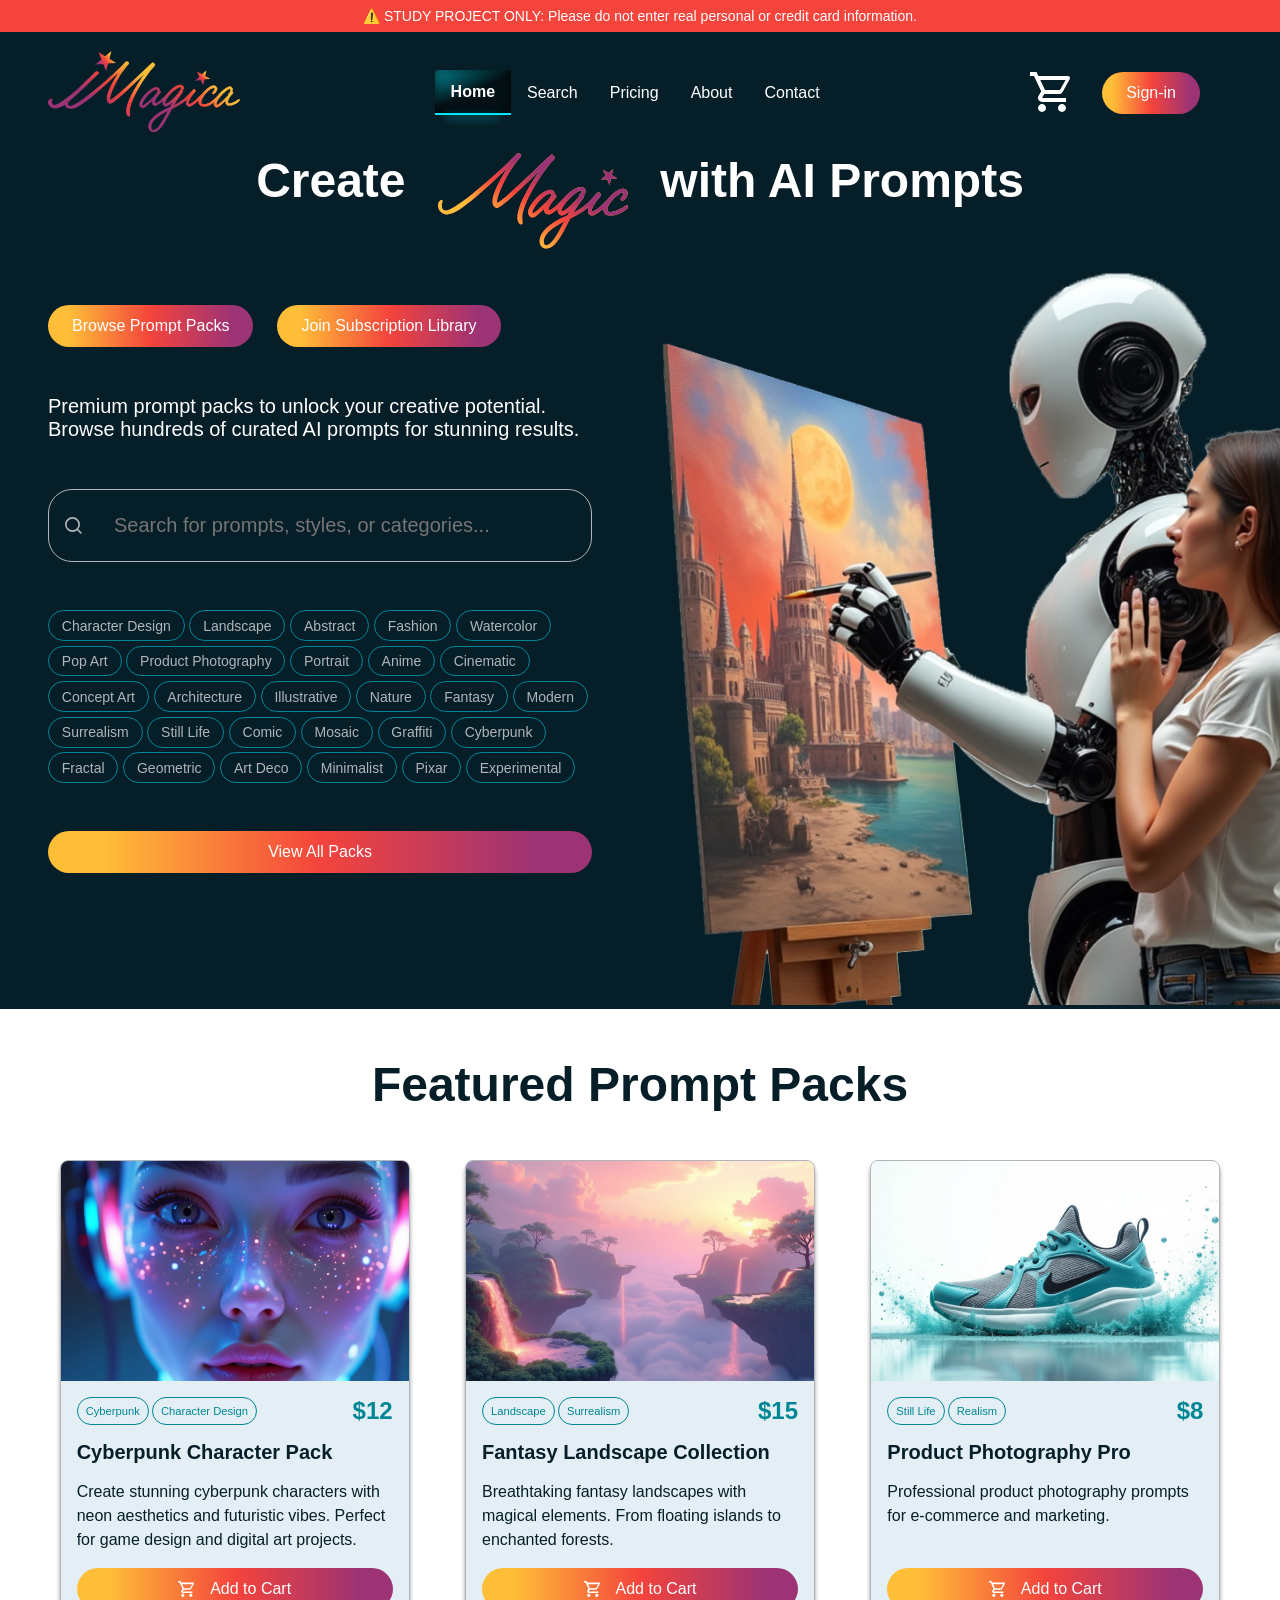
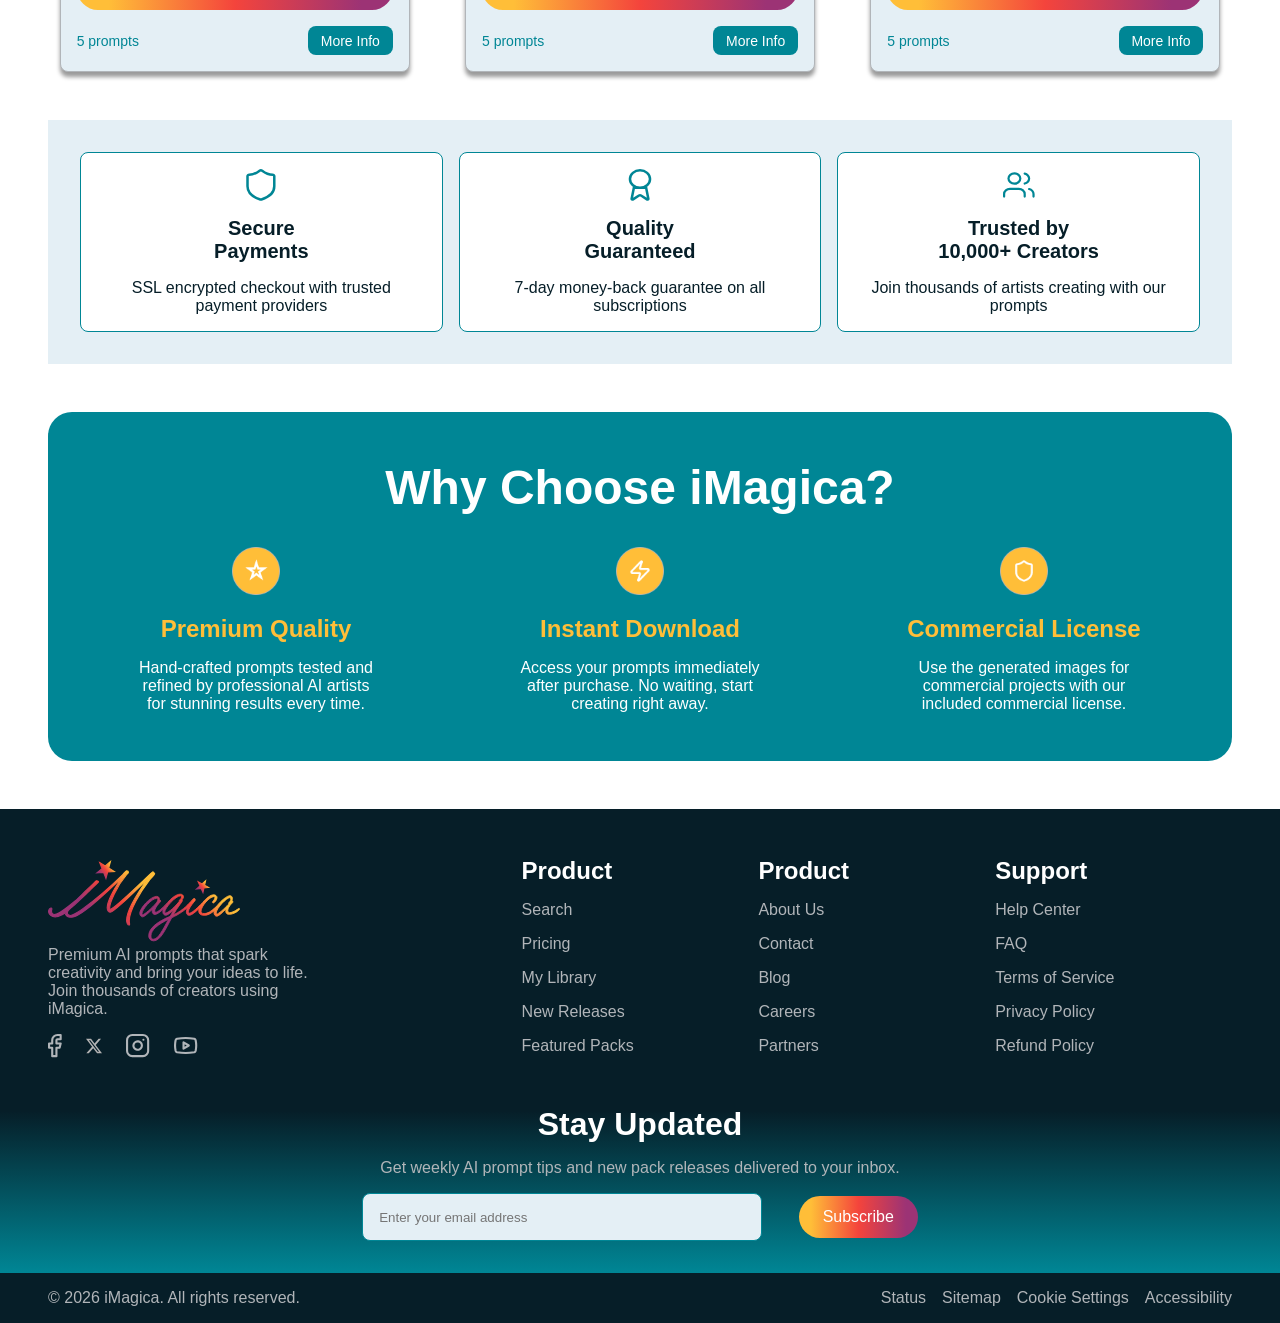
<file: index.html>
<!DOCTYPE html>
<html lang="en">

<head>
  <meta charset="UTF-8">
  <meta name="viewport" content="width=device-width, initial-scale=1.0">
  <link rel="stylesheet" href="css/app.css">
  <title>iMagica AI Image Prompts</title>
</head>

<body>
  <div class="demoBanner">
      ⚠️ STUDY PROJECT ONLY: Please do not enter real personal or credit card information.
  </div>

  <header>
    <a href="index.html">
      <img class="logo" src="assets/images/logo.svg" alt="iMagica Logo">
    </a>
    <nav class="navbar">
      <a href="index.html" class="active">Home</a>
      <a href="library.html">Search</a>
      <a href="plans.html">Pricing</a>
      <a href="about.html">About</a>
      <a href="contact.html">Contact</a>
    </nav>
    <div class="rightHeader">
      <a href="checkoutProduct.html" class="cartIconContainer">
        <img class="cartIconMain" src="assets/images/cartIcon.svg" alt="cart icon">
        <span id="cartCounter" class="cartBadge">0</span>
      </a>
      <div id="authContainer">
        <a href="signIn.html" id="navSignInLink"><button class="multiButton">Sign-in</button></a>
      </div>    
    </div>    
  </div>
  </header>

  <div class="mobileHeader">
    <a href="index.html"><img src="assets/images/logo.svg" alt="iMagica Logo" class="mobileLogo"></a>
    <div class="mobileHeaderIcons">
      <div class="rightHeader">
        <a href="checkoutProduct.html" class="cartIconContainer">
          <img class="cartIconMain" src="assets/images/cartIcon.svg" alt="cart icon">
          <span class="cartBadge">0</span>
        </a>
        <a href="account.html"><img src="assets/images/profileIcon.svg" alt="Profile"></a>
      </div>
    </div>
  </div>

  <section class="heroSection">
    <div class="heroTitle">
      <h1>Create</h1>
      <div class="magicContainer">
        <img id="magicBase" src="assets/images/magic1.svg" alt="Magic Animation">
        <img id="magicOverlay" src="assets/images/magic2.svg" alt="Magic Animation">
      </div>
      <h1>with AI Prompts</h1>
    </div>
    <div id="mobileHeroImage">
      <img src="assets/images/heroImage.png" alt="Robot with a paintbrush creating art">
    </div>
    <div class="heroBody">
      <div class="heroContent">
        <div class="heroButtonContainer">
          <a href="library.html"><button class="multiButton">Browse Prompt Packs</button></a>
          <a href="plans.html"><button class="multiButton">Join Subscription Library</button></a>
        </div>
        <p id="heroDescription" class="mobileHeroDescription">Premium prompt packs to unlock your creative potential. Browse hundreds of curated AI
          prompts for stunning results.</p>
        <div class="homeInputSearch">
          <img src="assets/images/searchIcon.svg" alt="Search Icon">
          <input type="text" id="homeHeroSearch" placeholder="Search for prompts, styles, or categories...">
        </div>
        <div>
          <div class="styleTagContainer mobileStyleTagContainer">
            <p class="styleTag">Character Design</p>
            <p class="styleTag">Landscape</p>
            <p class="styleTag">Abstract</p>
            <p class="styleTag">Fashion</p>
            <p class="styleTag">Watercolor</p>
            <p class="styleTag">Pop Art</p>
            <p class="styleTag">Product Photography</p>
            <p class="styleTag">Portrait</p>
            <p class="styleTag">Anime</p>
            <p class="styleTag">Cinematic</p>
            <p class="styleTag">Concept Art</p>
            <p class="styleTag">Architecture</p>
            <p class="styleTag">Illustrative</p>
            <p class="styleTag">Nature</p>
            <p class="styleTag">Fantasy</p>
            <p class="styleTag">Modern</p>
            <p class="styleTag">Surrealism</p>
            <p class="styleTag">Still Life</p>
            <p class="styleTag">Comic</p>
            <p class="styleTag">Mosaic</p>
            <p class="styleTag">Graffiti</p>
            <p class="styleTag">Cyberpunk</p>
            <p class="styleTag">Fractal</p>
            <p class="styleTag">Geometric</p>
            <p class="styleTag">Art Deco</p>
            <p class="styleTag">Minimalist</p>
            <p class="styleTag">Pixar</p>
            <p class="styleTag">Experimental</p>
          </div>
        </div>
        <a href="library.html"><button class="homeMultiButton">View All Packs</button></a>
      </div>
      <div id="heroImageContainer">
        <img id="heroImage" src="assets/images/heroImage.png" alt="Robot with a paintbrush creating art">
      </div>
    </div>
  </section>

  <main>
    <section id="featuredSection">
      <h2 class="sectionHeading">Featured Prompt Packs</h2>
      <div id="featuredPacksContainer">
        <div class="packCard" dataPrice="12" dataTitle="Cyberpunk Character Pack" dataTags="Cyberpunk, Character Design">
            <div class="cardImageContainer">
              <img class="cardImage" src="assets/images/homeProduct1.png" alt="Cyberpunk Pack">
            </div>
            <div class="cardContent">
              <div class="cardLine1">
                <div class="cardTags">
                  <p class="cardTag">Cyberpunk</p>
                  <p class="cardTag">Character Design</p>
                </div>
                <p class="cardPrice">$12</p>
              </div>
              <h3 class="cardTitle">Cyberpunk Character Pack</h3>
              <p class="cardDescription">Create stunning cyberpunk characters with neon aesthetics and futuristic vibes.
                Perfect for game design and digital art projects.</p>
              <button class="multiButton cardButton addToCartBtn" 
                      dataName="Cyberpunk Character Pack" 
                      dataPrice="12"
                      dataImage="assets/images/homeProduct1.png">
                <img class="cardButtonIcon" src="assets/images/cartIcon.svg" alt=""> Add to Cart
              </button>
              <div class="cardLastLine">
                <p class="promptCount">5 prompts</p>
                <a href="productDetails.html?id=cyberpunkCharacter" class="cardMoreInfo">More Info</a>
              </div>
            </div>
          </div>
        

        <div class="packCard" dataPrice="15" dataTitle="Fantasy Landscape Collection" dataTags="Landscape, Surrealism">
        <div class="cardImageContainer">
          <img class="cardImage" src="assets/images/homeProduct2.png" alt="Cyberpunk Pack">
        </div>
        <div class="cardContent">
          <div class="cardLine1">
            <div class="cardTags">
              <p class="cardTag">Landscape</p>
              <p class="cardTag">Surrealism</p>
            </div>
            <p class="cardPrice">$15</p>
          </div>
          <h3 class="cardTitle">Fantasy Landscape Collection</h3>
          <p class="cardDescription">Breathtaking fantasy landscapes with magical elements. From floating islands to
            enchanted forests. </p>
          <button class="multiButton cardButton addToCartBtn" 
                  dataName="Fantasy Landscape Collection" 
                  dataPrice="15"
                  dataImage="assets/images/homeProduct2.png">
            <img class="cardButtonIcon" src="assets/images/cartIcon.svg" alt=""> Add to Cart
          </button>
          <div class="cardLastLine">
            <p class="promptCount">5 prompts</p>
            <a href="productDetails.html?id=fantasyLandscape" class="cardMoreInfo">More Info</a>
          </div>
        </div>
      </div>

        <div class="packCard" dataPrice="8" dataTitle="Product Photography Pro" dataTags="Still Life, Realism">
        <div class="cardImageContainer">
          <img class="cardImage" src="assets/images/homeProduct3.png" alt="Cyberpunk Pack">
        </div>
        <div class="cardContent">
          <div class="cardLine1">
            <div class="cardTags">
              <p class="cardTag">Still Life</p>
              <p class="cardTag">Realism</p>
            </div>
            <p class="cardPrice">$8</p>
          </div>
          <h3 class="cardTitle">Product Photography Pro</h3>
          <p class="cardDescription">Professional product photography prompts for e-commerce and marketing.</p>
          <button class="multiButton cardButton addToCartBtn" 
                  dataName="Product Photography Pro" 
                  dataPrice="8"
                  dataImage="assets/images/homeProduct3.png">
            <img class="cardButtonIcon" src="assets/images/cartIcon.svg" alt=""> Add to Cart
          </button>
          <div class="cardLastLine">
            <p class="promptCount">5 prompts</p>
            <a href="productDetails.html?id=productPhotography" class="cardMoreInfo">More Info</a>
          </div>
        </div>
      </div>
    </section>

    <section id="trustSection">
      <div class="trustBadge">
        <img class="trustIcon" src="assets/images/trustIcon1.svg" alt="Security Icon">
        <p class="trustTitle">Secure<br>Payments</p>
        <p class="trustDescription">SSL encrypted checkout with trusted payment providers</p>
      </div>
      <div class="trustBadge">
        <img class="trustIcon" src="assets/images/trustIcon2.svg" alt="Security Icon">
        <p class="trustTitle">Quality<br>Guaranteed</p>
        <p class="trustDescription">7-day money-back guarantee on all subscriptions</p>
      </div>
      <div class="trustBadge">
        <img class="trustIcon" src="assets/images/trustIcon3.svg" alt="Security Icon">
        <p class="trustTitle">Trusted by<br>10,000+ Creators</p>
        <p class="trustDescription">Join thousands of artists creating with our prompts</p>
      </div>
    </section>

    <section id="whySection">
      <h2 id="whyHeading">Why Choose iMagica?</h2>
      <div class="whyContent">
        <div class="whyPoint">
          <div class="whyIconCircle">
            <img class="whyIcon" src="assets/images/whyIcon1.png" alt="Quality Icon">
          </div>
          <p class="whyTitle">Premium Quality</p>
          <p class="whyDescription">Hand-crafted prompts tested and refined by professional AI artists for stunning
            results every time.</p>
        </div>

        <div class="whyPoint">
          <div class="whyIconCircle">
            <img class="whyIcon" src="assets/images/whyIcon2.png" alt="Instant Download Icon">
          </div>
          <p class="whyTitle">Instant Download</p>
          <p class="whyDescription">Access your prompts immediately after purchase. No waiting, start creating right
            away.</p>
        </div>

        <div class="whyPoint">
          <div class="whyIconCircle">
            <img class="whyIcon" src="assets/images/whyIcon3.png" alt="Commercial License Icon">
          </div>
          <p class="whyTitle">Commercial License</p>
          <p class="whyDescription">Use the generated images for commercial projects with our included commercial
            license.</p>
        </div>
      </div>
    </section>
    </div>
    </div>

  </main>

  <nav class="mobileNav">
    <a href="index.html" class="navItem active">
      <img src="assets/images/homeIconActive.svg" alt="">
      <span>Home</span>
    </a>
    <a href="library.html" class="navItem">
      <img src="assets/images/searchIcon.svg" alt="">
    </a>
    <a href="plans.html" class="navItem">
      <img src="assets/images/priceIcon.svg" alt="">
    </a>
    <a href="about.html" class="navItem">
      <img src="assets/images/infoIcon.svg" alt="">
    </a>
    <a href="contact.html" class="navItem">
      <img src="assets/images/messageIcon.svg" alt="">
    </a>
  </nav>

  <footer>
    <div class="footerLinks">
      <div class="footerSection1">
        <a href="index.html">
          <img class="logo" src="assets/images/logo.svg" alt="iMagica Logo">
        </a>
        <p>Premium AI prompts that spark creativity and bring your ideas to life. Join thousands of creators using
          iMagica.</p>
        <div class="socialIcons">
          <img src="assets/images/facebook.svg" alt="Facebook Icon">
          <img src="assets/images/x.svg" alt="X Icon">
          <img src="assets/images/instagram.svg" alt="Instagram Icon">
          <img src="assets/images/youtube.svg" alt="YouTube Icon">
        </div>
      </div>
      <div class="footerSection2">
        <h3>Product</h3>
        <h2>Search</h2>
        <h2>Pricing</h2>
        <h2>My Library</h2>
        <h2>New Releases</h2>
        <h2>Featured Packs</h2>
      </div>
      <div class="footerSection3">
        <h3>Product</h3>
        <h2>About Us</h2>
        <h2>Contact</h2>
        <h2>Blog</h2>
        <h2>Careers</h2>
        <h2>Partners</h2>
      </div>
      <div class="footerSection4">
        <h3>Support</h3>
        <h2>Help Center</h2>
        <h2>FAQ</h2>
        <h2>Terms of Service</h2>
        <h2>Privacy Policy</h2>
        <h2>Refund Policy</h2>
      </div>
    </div>
    <div class="footerForm" id="footerSignupContainer">
      <h3>Stay Updated</h3>
      <p>Get weekly AI prompt tips and new pack releases delivered to your inbox.</p>
      <div id="newsletterInputGroup">
        <input type="email" id="footerEmail" placeholder="Enter your email address">
        <button class="multiButton" id="footerSubscribeBtn">Subscribe</button>
      </div>
      <div id="footerSuccessMessage" style="display: none; text-align: center;">
        <h3 style="color: #ffbe38;">Thanks for joining! ✨</h3>
        <p>Check your inbox for your first tip soon.</p>
      </div>
    </div>
    <div class="copyrightSection">
      <p>&copy; 2026 iMagica. All rights reserved.</p>
      <div class="legalLinks">
        <p>Status</p>
        <p>Sitemap</p>
        <p>Cookie Settings</p>
        <p>Accessibility</p>
      </div>
    </div>
  </footer>

  <div id="modalOverlay" class="modalOverlay" style="display: none;">
    
    <div id="starterModal" class="modalCard">
        <button class="closeBtn" id="closeStarter">&times;</button>
        <div class="modalIconContainer">
            <img src="assets/images/giftIcon.png" alt="Gift Icon">
        </div>
        <h1>Get Your Free Starter Pack!</h1>
        <p class="modalSubtext">Join our community and receive 10 premium AI prompts absolutely free.</p>
        
        <ul class="modalFeatures">
            <li>10 hand-picked premium prompts</li>
            <li>Commercial usage rights included</li>
            <li>Weekly tips & new prompt updates</li>
            <li>Works with Midjourney, Stable Diffusion, and DALL-E</li>
        </ul>

        <div class="modalInputGroup">
            <label for="modalEmail"><img src="assets/images/emailIcon.png" alt=""> Email Address</label>
            <input type="email" id="modalEmail" placeholder="you@example.com">
        </div>

        <div class="modalCheckbox">
            <input type="checkbox" id="modalConsent" checked>
            <label for="modalConsent">Yes! Send me weekly AI prompt tips, new pack releases, and special offers. (You can unsubscribe anytime)</label>
        </div>

        <button class="multiButton modalSubmitBtn" id="getFreePackBtn">Get My Free Pack Now</button>
        <p class="modalLegal">By signing up, you agree to our Privacy Policy. <br> We respect your inbox and won't spam.</p>
    </div>

    <div id="successModal" class="modalCard successState" style="display: none;">
        <button class="closeBtn" id="closeSuccess">&times;</button>
        <h1>Your Toolkit is Ready!</h1>
        <div class="successBody">
            <p>We've added your <strong>Free Starter Pack</strong><br>to your library.</p>
            <p>We can't wait to see what you create!</p>
        </div>
        <a href="account.html" class="multiButton modalSubmitBtn">Go To Your Library</a>
    </div>

</div>

</body>
<script src="js/app.js"></script>

</html>
</file>
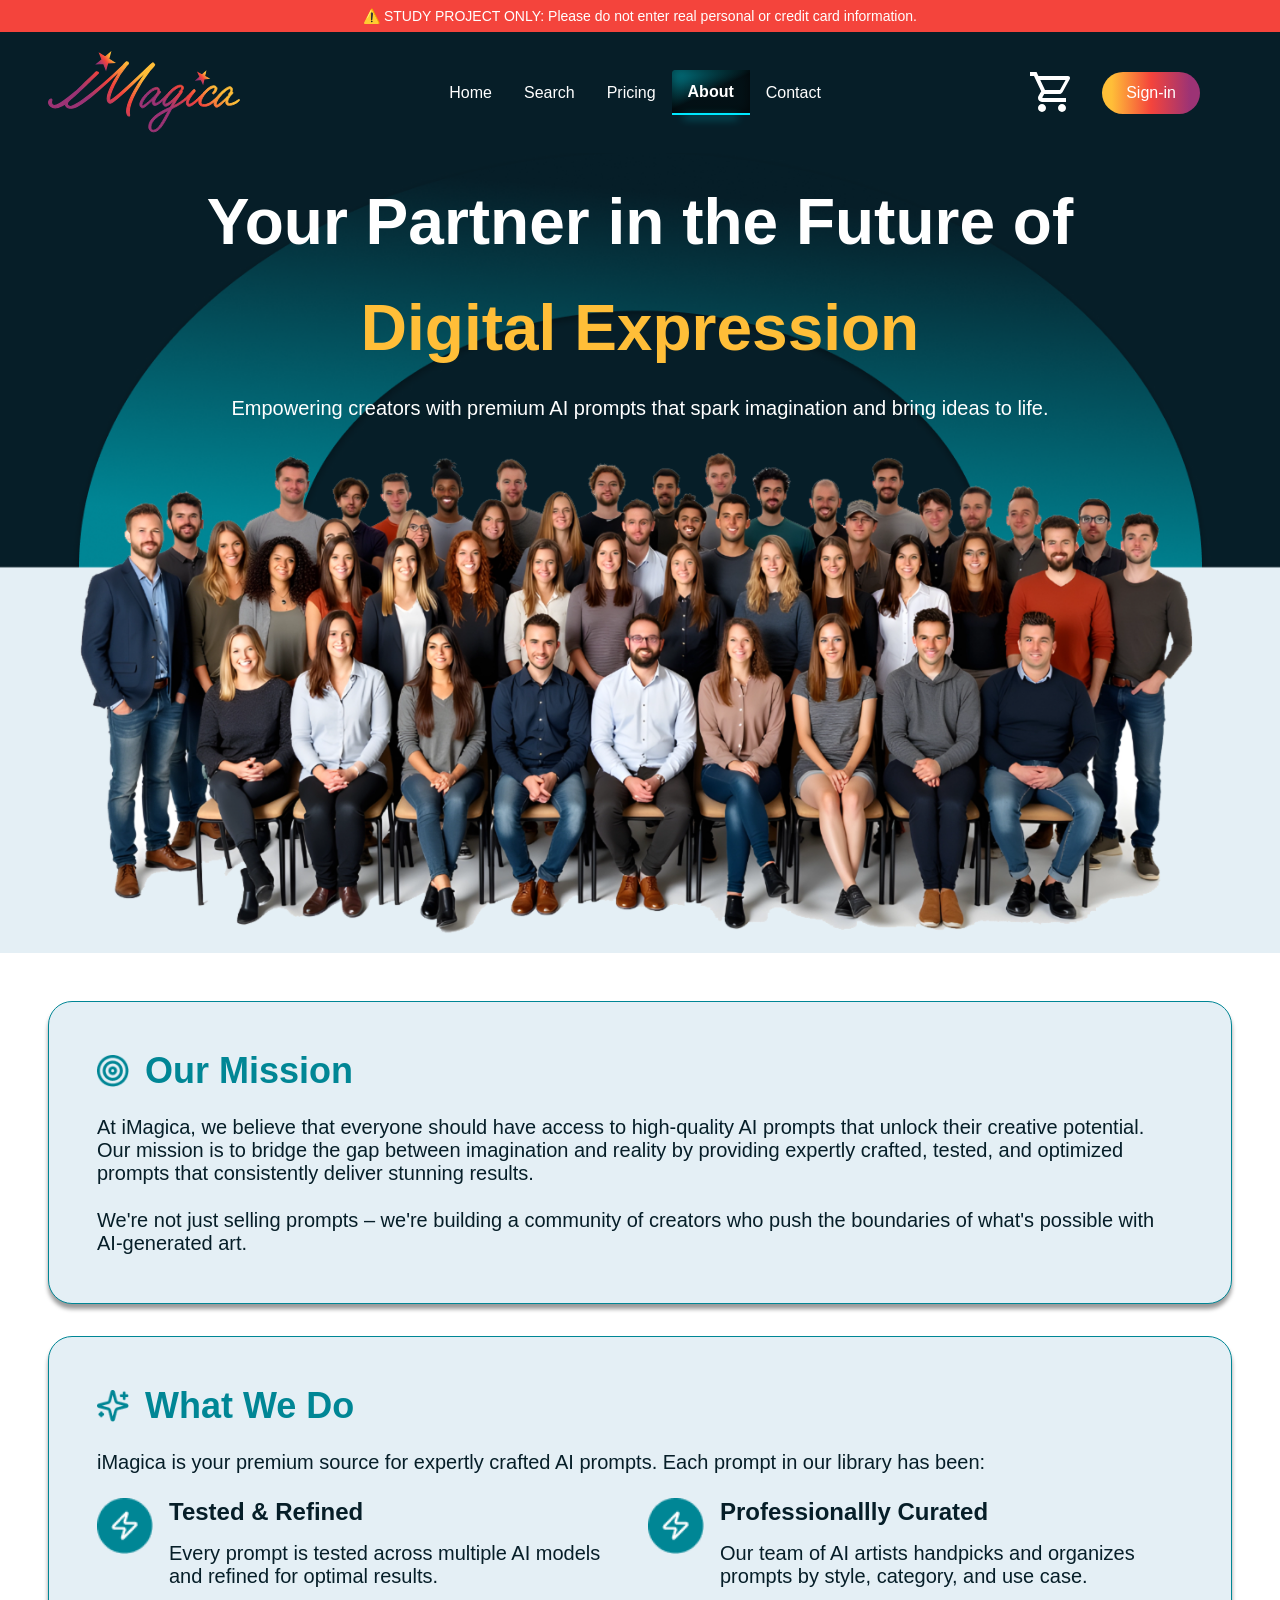
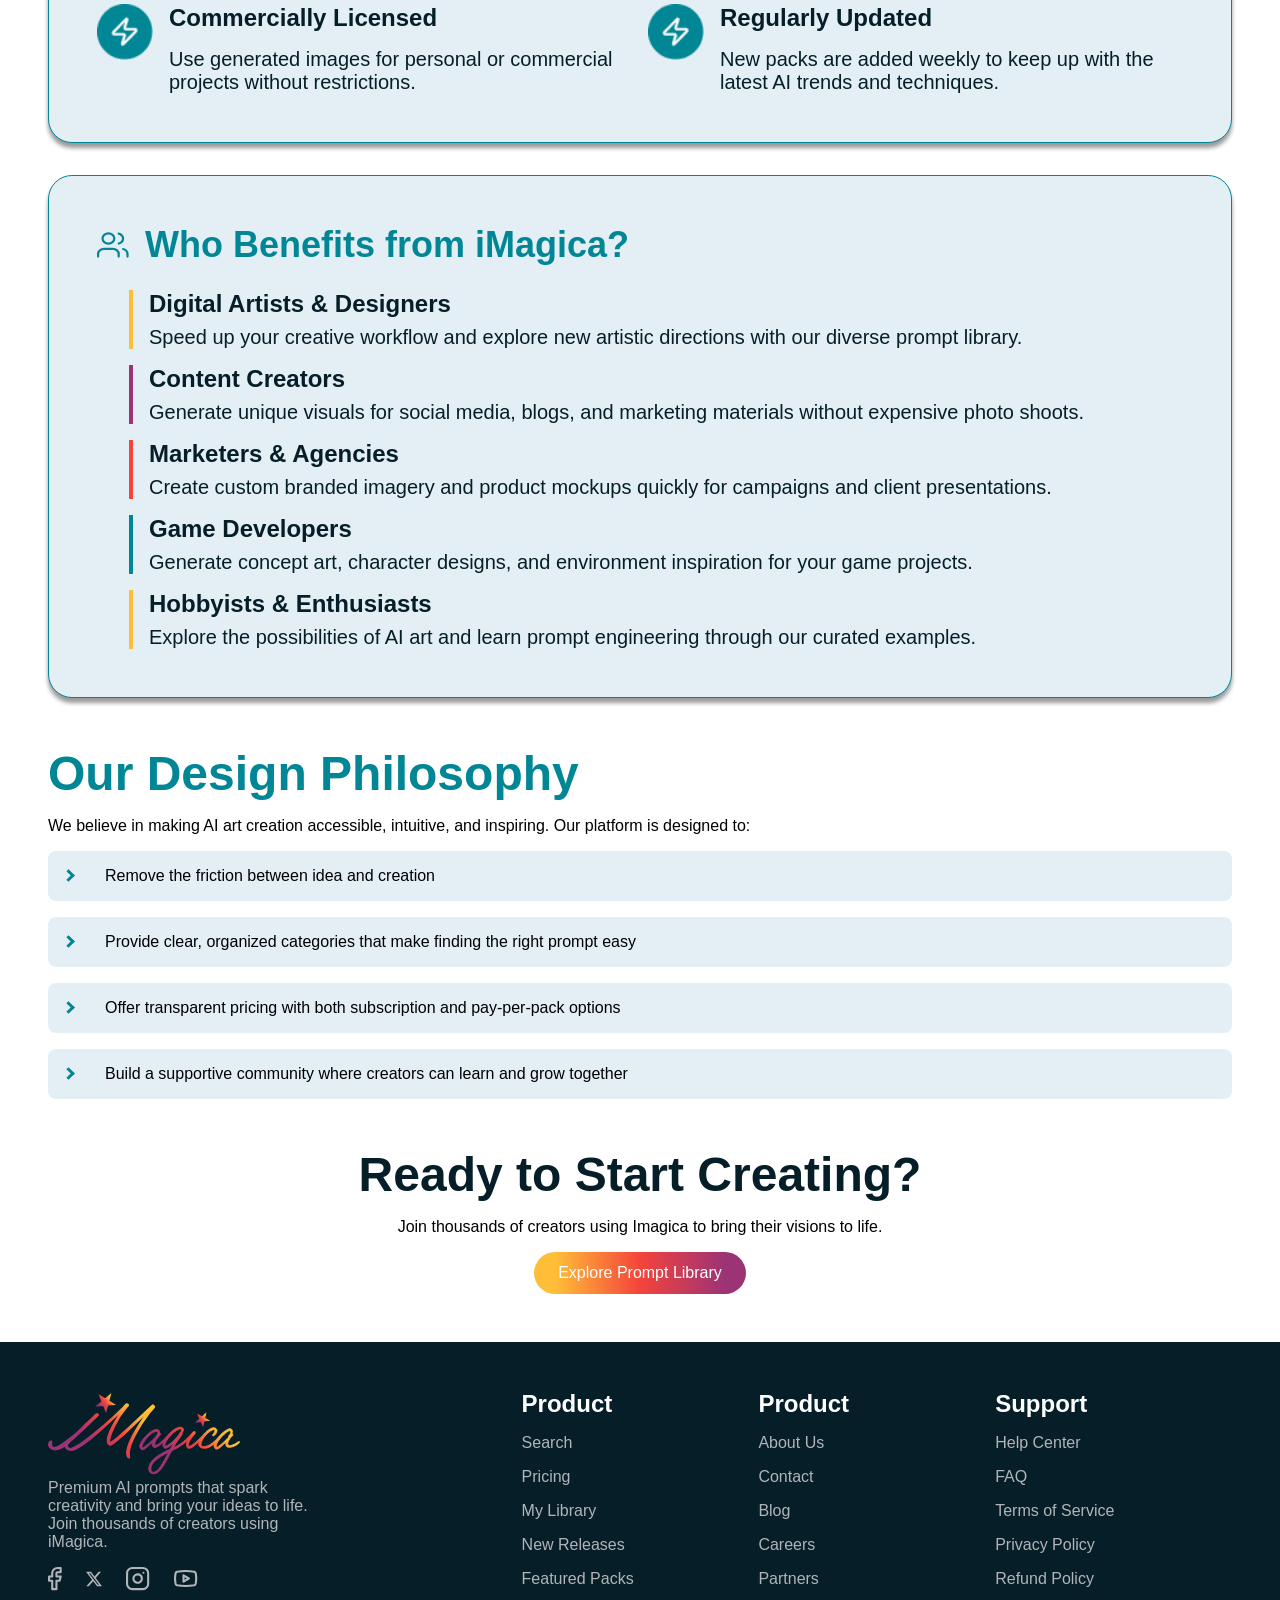
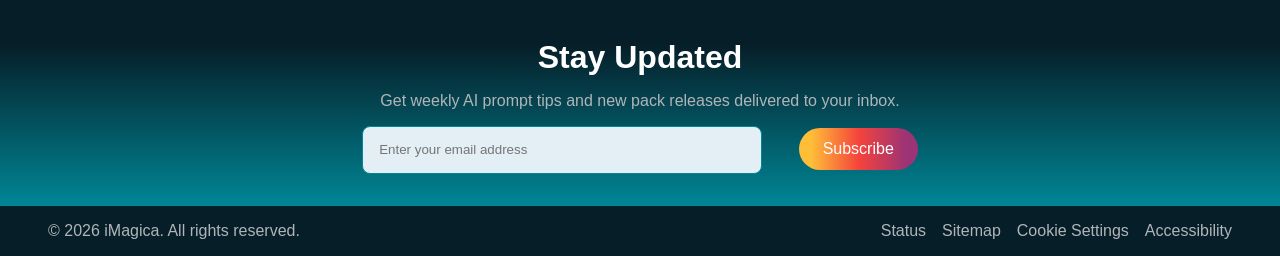
<file: about.html>
<!DOCTYPE html>
<html lang="en">

<head>
  <meta charset="UTF-8">
  <meta name="viewport" content="width=device-width, initial-scale=1.0">
  <link rel="stylesheet" href="css/app.css">
  <title>About iMagica</title>
</head>

<body>
  <div class="demoBanner">
      ⚠️ STUDY PROJECT ONLY: Please do not enter real personal or credit card information.
  </div>
  <header>
    <a href="index.html">
      <img class="logo" src="assets/images/logo.svg" alt="iMagica Logo">
    </a>
    <nav class="navbar">
      <a href="index.html">Home</a>
      <a href="library.html">Search</a>
      <a href="plans.html">Pricing</a>
      <a href="about.html" class="active">About</a>
      <a href="contact.html">Contact</a>
    </nav>
    <div class="rightHeader">
      <a href="checkoutProduct.html" class="cartIconContainer">
        <img class="cartIconMain" src="assets/images/cartIcon.svg" alt="cart icon">
        <span class="cartBadge">0</span>
      </a>
      <div id="authContainer">
        <a href="signIn.html" id="navSignInLink"><button class="multiButton">Sign-in</button></a>
      </div>    
    </div>    
  </div>
  </header>

  <div class="mobileHeader">
    <a href="index.html"><img src="assets/images/logo.svg" alt="iMagica Logo" class="mobileLogo"></a>
    <div class="mobileHeaderIcons">
      <div class="rightHeader">
        <a href="checkoutProduct.html" class="cartIconContainer">
          <img class="cartIconMain" src="assets/images/cartIcon.svg" alt="cart icon">
          <span class="cartBadge">0</span>
        </a>
        <a href="account.html"><img src="assets/images/profileIcon.svg" alt="Profile"></a>
       </div>
     </div>
  </div>

  <section class="aboutHeroSection">
    <div class="aboutHeroContent">
      <h1 id="aboutTitle1">Your Partner in the Future of</h1>
      <h1 id="aboutTitle2">Digital Expression</h1>
      <p id="aboutSubtitle">Empowering creators with premium AI prompts that spark imagination and bring ideas to life.
      </p>
      <img id="teamImage" src="assets/images/team.png" alt="Imagica Team">
    </div>
  </section>

  <main>
    <div class="blueContainer">
      <div class="blueContainerHeader">
        <img class="blueContainerHeaderIcon" src="assets/images/greenTargetIcon.png" alt="Mission Icon">
        <h2>Our Mission</h2>
      </div>
      <p>At iMagica, we believe that everyone should have access to high-quality AI prompts that unlock their creative
        potential. Our mission is to bridge the gap between imagination and reality by providing expertly crafted,
        tested, and optimized prompts that consistently deliver stunning results.</p>
      <p>We're not just selling prompts – we're building a community of creators who push the boundaries of what&#39;s
        possible with AI-generated art.</p>
    </div>

    <div class="blueContainer">
      <div class="blueContainerHeader">
        <img class="blueContainerHeaderIcon" src="assets/images/greenSparkle.png" alt="Mission Icon">
        <h2>What We Do</h2>
      </div>
      <p>iMagica is your premium source for expertly crafted AI prompts. Each prompt in our library has been:</p>
      <div class="whatContainer">
        <div class="whatItemContainer">
          <div class="whatItem">
            <img class="flashIcon" src="assets/images/greenCircleFlashIcon.png" alt="Flash Icon">
            <div class="whatText">
              <h3>Tested & Refined</h3>
              <p>Every prompt is tested across multiple AI models and refined for optimal results.</p>
            </div>
          </div>
          <div class="whatItem">
            <img class="flashIcon" src="assets/images/greenCircleFlashIcon.png" alt="Flash Icon">
            <div class="whatText">
              <h3>Professionallly Curated</h3>
              <p>Our team of AI artists handpicks and organizes prompts by style, category, and use case.</p>
            </div>
          </div>
          <div class="whatItem">
            <img class="flashIcon" src="assets/images/greenCircleFlashIcon.png" alt="Flash Icon">
            <div class="whatText">
              <h3>Commercially Licensed</h3>
              <p>Use generated images for personal or commercial projects without restrictions.</p>
            </div>
          </div>
          <div class="whatItem">
            <img class="flashIcon" src="assets/images/greenCircleFlashIcon.png" alt="Flash Icon">
            <div class="whatText">
              <h3>Regularly Updated</h3>
              <p>New packs are added weekly to keep up with the latest AI trends and techniques.</p>
            </div>
          </div>
        </div>
        
      </div>
    </div>

    <div class="blueContainer">
      <div class="blueContainerHeader">
        <img class="blueContainerHeaderIcon" src="assets/images/trustIcon3.svg" alt="Mission Icon">
        <h2>Who Benefits from iMagica?</h2>
      </div>
      <div class="whoPointContainer">
        <div class="whoPoints" id="whoPoint1">
          <h3>Digital Artists & Designers</h3>
          <p>Speed up your creative workflow and explore new artistic directions with our diverse prompt library.</p>
        </div>
        <div class="whoPoints" id="whoPoint2">
          <h3>Content Creators</h3>
          <p>Generate unique visuals for social media, blogs, and marketing materials without expensive photo shoots.
          </p>
        </div>
        <div class="whoPoints" id="whoPoint3">
          <h3>Marketers & Agencies</h3>
          <p>Create custom branded imagery and product mockups quickly for campaigns and client presentations.</p>
        </div>
        <div class="whoPoints" id="whoPoint4">
          <h3>Game Developers</h3>
          <p>Generate concept art, character designs, and environment inspiration for your game projects.</p>
        </div>
        <div class="whoPoints" id="whoPoint5">
          <h3>Hobbyists & Enthusiasts</h3>
          <p>Explore the possibilities of AI art and learn prompt engineering through our curated examples.</p>
        </div>
      </div>
    </div>

    <div id="philosophySection">
      <h2 id="philosophyHeader">Our Design Philosophy</h2>
      <p>We believe in making AI art creation accessible, intuitive, and inspiring. Our platform is designed to:</p>
      <div class="philosophyPointContainer">
        <i class="arrow right"></i>
        <p>Remove the friction between idea and creation</p>
      </div>
      <div class="philosophyPointContainer">
        <i class="arrow right"></i>
        <p>Provide clear, organized categories that make finding the right prompt easy</p>
      </div>
      <div class="philosophyPointContainer">
        <i class="arrow right"></i>
        <p>Offer transparent pricing with both subscription and pay-per-pack options</p>
      </div>
      <div class="philosophyPointContainer">
        <i class="arrow right"></i>
        <p>Build a supportive community where creators can learn and grow together</p>
      </div>
    </div>

    <div id="readyCTA">
      <h2>Ready to Start Creating?</h2>
      <p>Join thousands of creators using Imagica to bring their visions to life.</p>
      <a href="library.html"><button class="multiButton">Explore Prompt Library</button></a>
    </div>


  </main>

  <nav class="mobileNav">
    <a href="index.html" class="navItem">
      <img src="assets/images/homeIcon.svg" alt="">
    </a>
    <a href="library.html" class="navItem">
      <img src="assets/images/searchIcon.svg" alt="">
    </a>
    <a href="plans.html" class="navItem">
      <img src="assets/images/priceIcon.svg" alt="">
    </a>
    <a href="about.html" class="navItem active">
      <img src="assets/images/infoIconActive.svg" alt="">
      <span>About</span>
    </a>
    <a href="contact.html" class="navItem">
      <img src="assets/images/messageIcon.svg" alt="">
    </a>
  </nav>

  <footer>
    <div class="footerLinks">
      <div class="footerSection1">
        <a href="index.html">
          <img class="logo" src="assets/images/logo.svg" alt="iMagica Logo">
        </a>
        <p>Premium AI prompts that spark creativity and bring your ideas to life. Join thousands of creators using
          iMagica.</p>
        <div class="socialIcons">
          <img src="assets/images/facebook.svg" alt="Facebook Icon">
          <img src="assets/images/x.svg" alt="X Icon">
          <img src="assets/images/instagram.svg" alt="Instagram Icon">
          <img src="assets/images/youtube.svg" alt="YouTube Icon">
        </div>
      </div>
      <div class="footerSection2">
        <h3>Product</h3>
        <h2>Search</h2>
        <h2>Pricing</h2>
        <h2>My Library</h2>
        <h2>New Releases</h2>
        <h2>Featured Packs</h2>
      </div>
      <div class="footerSection3">
        <h3>Product</h3>
        <h2>About Us</h2>
        <h2>Contact</h2>
        <h2>Blog</h2>
        <h2>Careers</h2>
        <h2>Partners</h2>
      </div>
      <div class="footerSection4">
        <h3>Support</h3>
        <h2>Help Center</h2>
        <h2>FAQ</h2>
        <h2>Terms of Service</h2>
        <h2>Privacy Policy</h2>
        <h2>Refund Policy</h2>
      </div>
    </div>
    <div class="footerForm" id="footerSignupContainer">
      <h3>Stay Updated</h3>
      <p>Get weekly AI prompt tips and new pack releases delivered to your inbox.</p>
      <div id="newsletterInputGroup">
        <input type="email" id="footerEmail" placeholder="Enter your email address">
        <button class="multiButton" id="footerSubscribeBtn">Subscribe</button>
      </div>
      <div id="footerSuccessMessage" style="display: none; text-align: center;">
        <h3 style="color: #ffbe38;">Thanks for joining! ✨</h3>
        <p>Check your inbox for your first tip soon.</p>
      </div>
    </div>
    <div class="copyrightSection">
      <p>&copy; 2026 iMagica. All rights reserved.</p>
      <div class="legalLinks">
        <p>Status</p>
        <p>Sitemap</p>
        <p>Cookie Settings</p>
        <p>Accessibility</p>
      </div>
    </div>
  </footer>
</body>
<script src="js/app.js"></script>
</html>
</file>
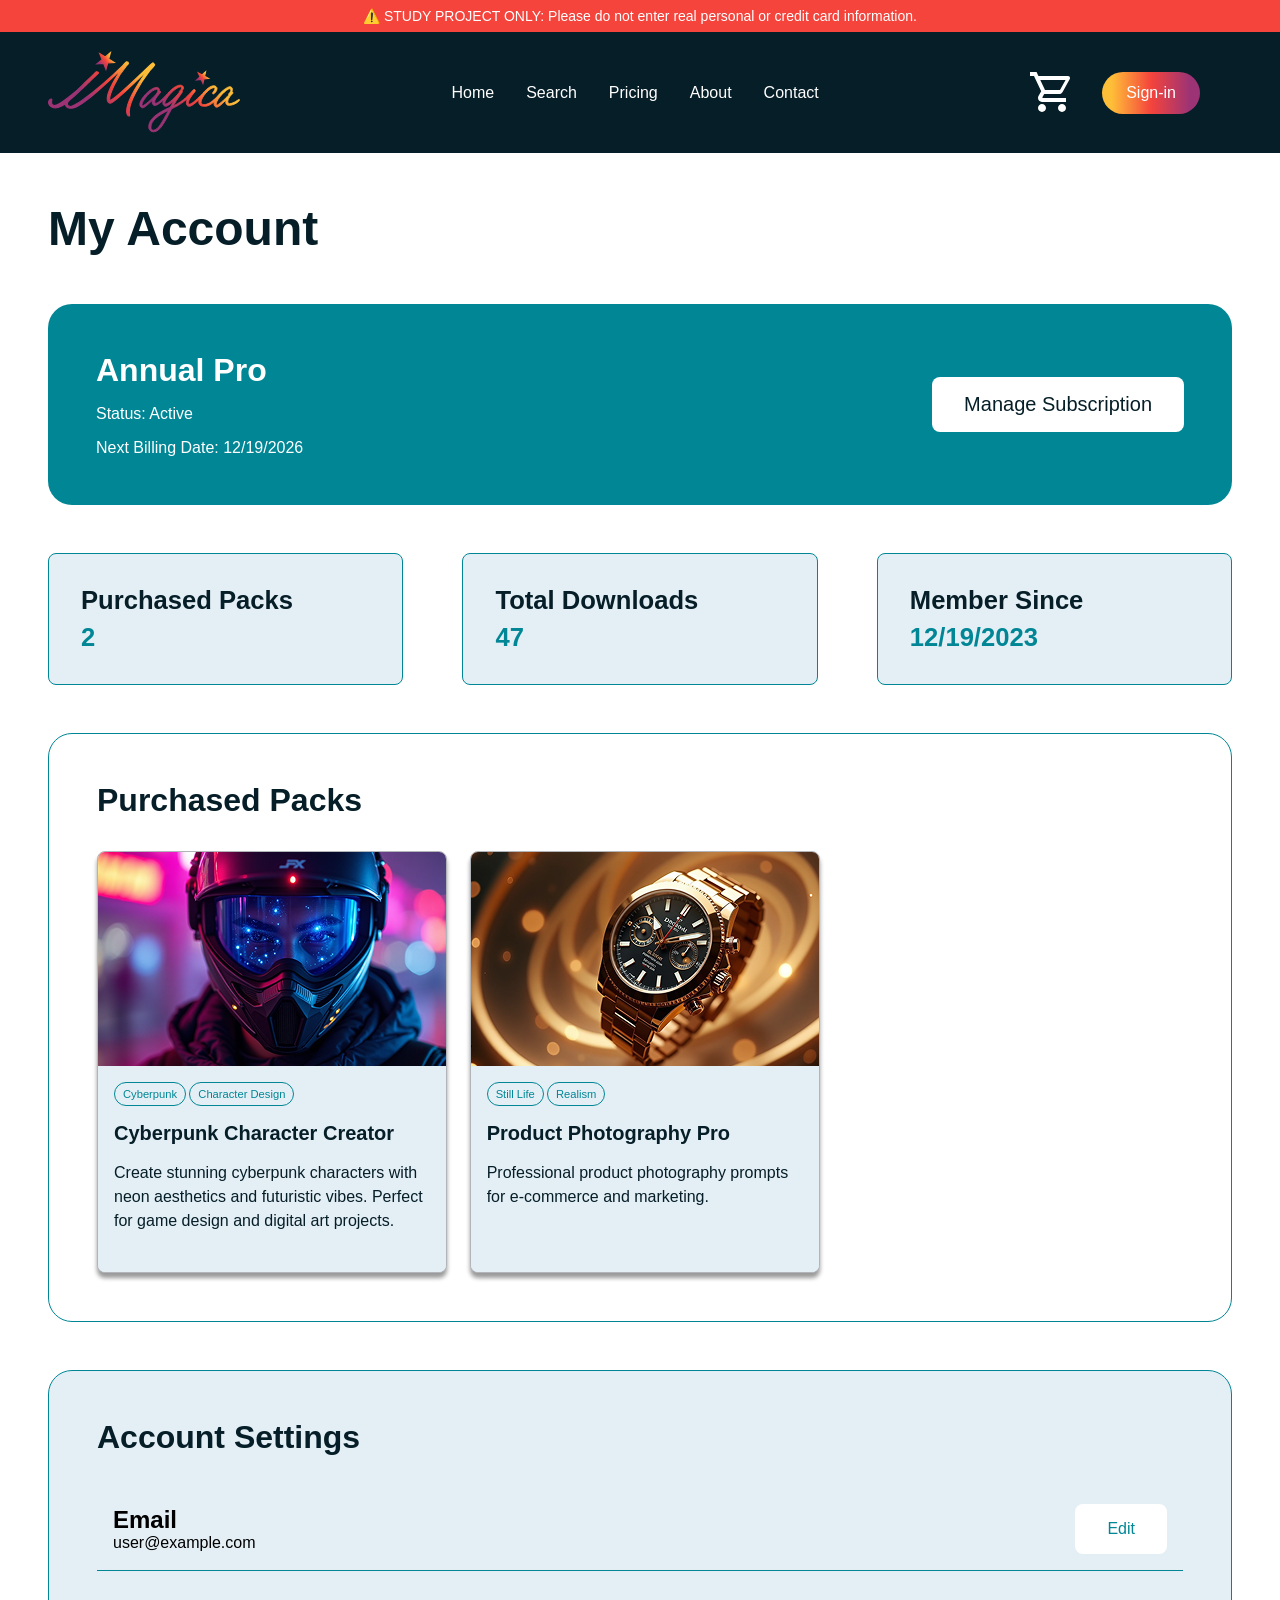
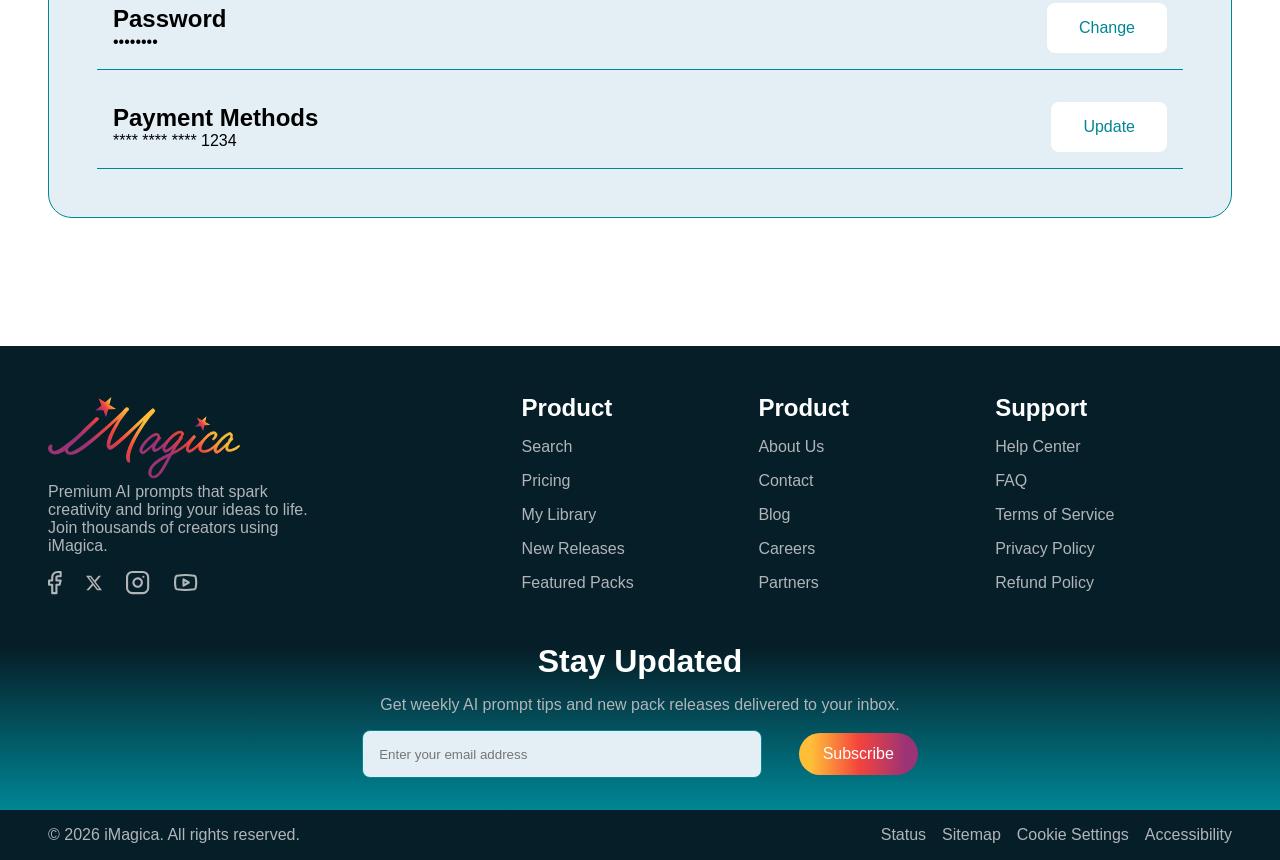
<file: account.html>
<!DOCTYPE html>
<html lang="en">

<head>
  <meta charset="UTF-8">
  <meta name="viewport" content="width=device-width, initial-scale=1.0">
  <link rel="stylesheet" href="css/app.css">
  <title>My Account</title>
</head>

<body>
  <div class="demoBanner">
      ⚠️ STUDY PROJECT ONLY: Please do not enter real personal or credit card information.
  </div>
  <header>
    <a href="index.html">
      <img class="logo" src="assets/images/logo.svg" alt="iMagica Logo">
    </a>
    <nav class="navbar">
      <a href="index.html">Home</a>
      <a href="library.html">Search</a>
      <a href="plans.html">Pricing</a>
      <a href="about.html">About</a>
      <a href="contact.html">Contact</a>
    </nav>
    <div class="rightHeader">
      <a href="checkoutProduct.html" class="cartIconContainer">
        <img class="cartIconMain" src="assets/images/cartIcon.svg" alt="cart icon">
        <span class="cartBadge">0</span>
      </a>
      <div id="authContainer">
        <a href="signIn.html" id="navSignInLink"><button class="multiButton">Sign-in</button></a>
      </div>    
    </div>    
  </div>
  </header>

  <div class="mobileHeader">
    <a href="index.html"><img src="assets/images/logo.svg" alt="iMagica Logo" class="mobileLogo"></a>
    <div class="mobileHeaderIcons">
      <div class="rightHeader">
        <a href="checkoutProduct.html" class="cartIconContainer">
          <img class="cartIconMain" src="assets/images/cartIcon.svg" alt="cart icon">
          <span class="cartBadge">0</span>
        </a>
        <a href="signIn.html"><button class="multiButton">Sign-in</button></a>
      </div>
      <a href="account.html"><img src="assets/images/profileIcon.svg" alt="Profile"></a>
      </div>
    </div>
  </div>

  <main>
    <h1 class="accountHeading">My Account</h1>
    <div class="manageSubscriptionContainer">
      <div class="account">
        <h3>Annual Pro</h3>
        <p>Status: Active</p>
        <p>Next Billing Date: 12/19/2026</p>
      </div>
      <button class="whiteButton">Manage Subscription</button>
    </div>

    <div class="accountSummaryContainer">
      <div class="accountStatContainer">
        <h3>Purchased Packs</h3>
        <p>2</p>
      </div>
      <div class="accountStatContainer">
        <h3>Total Downloads</h3>
        <p>47</p>
      </div>
      <div class="accountStatContainer">
        <h3>Member Since</h3>
        <p>12/19/2023</p>
      </div>
    </div>

    <div class="purchasedPacksContainer">
      <h2>Purchased Packs</h2>
      <div class="purchasedCardContainer">
        <div class="packCard purchasedCard">
          <div class="cardImageContainer">
            <img class="cardImage" src="assets/images/product1.png" alt="Cyberpunk Character Creator">
          </div>
          <div class="cardContent">
            <div class="cardLine1">
              <div class="cardTags">
                <p class="cardTag">Cyberpunk</p>
                <p class="cardTag">Character Design</p>
              </div>
            </div>
            <h3 class="cardTitle">Cyberpunk Character Creator</h3>
            <p class="cardDescription">Create stunning cyberpunk characters with neon aesthetics and futuristic vibes.
              Perfect for game design and digital art projects.</p>
          </div>
        </div>

        <div class="packCard purchasedCard">
          <div class="cardImageContainer">
            <img class="cardImage" src="assets/images/product3.png" alt="Cyberpunk Character Creator">
          </div>
          <div class="cardContent">
            <div class="cardLine1">
              <div class="cardTags">
                <p class="cardTag">Still Life</p>
                <p class="cardTag">Realism</p>
              </div>
            </div>
            <h3 class="cardTitle">Product Photography Pro</h3>
            <p class="cardDescription">Professional product photography prompts for e-commerce and marketing.</p>
          </div>
        </div>
      </div>
    </div>

    </div>

    <div class="accountSettingsContainer">
      <h2 id="accountSettingsHeading">Account Settings</h2>
      <div class="settingsRow">
        <div>
          <h2>Email</h2>
          <p>user@example.com</p>
        </div>
        <button class="editButton">Edit</button>
      </div>
      <div class="settingsRow">
        <div>
          <h2>Password</h2>
          <p>••••••••</p>
        </div>
        <button class="editButton">Change</button>
      </div>
      <div class="settingsRow">
        <div>
          <h2>Payment Methods</h2>
          <p>**** **** **** 1234</p>
        </div>
        <button class="editButton">Update</button>
      </div>
    </div>
  </main>

  <nav class="mobileNav">
    <a href="index.html" class="navItem">
      <img src="assets/images/homeIcon.svg" alt="">
    </a>
    <a href="library.html" class="navItem">
      <img src="assets/images/searchIcon.svg" alt="">
    </a>
    <a href="plans.html" class="navItem">
      <img src="assets/images/priceIcon.svg" alt="">
    </a>
    <a href="about.html" class="navItem">
      <img src="assets/images/infoIcon.svg" alt="">
    </a>
    <a href="contact.html" class="navItem">
      <img src="assets/images/messageIcon.svg" alt="">
    </a>
  </nav>

  <footer>
    <div class="footerLinks">
      <div class="footerSection1">
        <a href="index.html">
          <img class="logo" src="assets/images/logo.svg" alt="iMagica Logo">
        </a>
        <p>Premium AI prompts that spark creativity and bring your ideas to life. Join thousands of creators using
          iMagica.</p>
        <div class="socialIcons">
          <img src="assets/images/facebook.svg" alt="Facebook Icon">
          <img src="assets/images/x.svg" alt="X Icon">
          <img src="assets/images/instagram.svg" alt="Instagram Icon">
          <img src="assets/images/youtube.svg" alt="YouTube Icon">
        </div>
      </div>
      <div class="footerSection2">
        <h3>Product</h3>
        <h2>Search</h2>
        <h2>Pricing</h2>
        <h2>My Library</h2>
        <h2>New Releases</h2>
        <h2>Featured Packs</h2>
      </div>
      <div class="footerSection3">
        <h3>Product</h3>
        <h2>About Us</h2>
        <h2>Contact</h2>
        <h2>Blog</h2>
        <h2>Careers</h2>
        <h2>Partners</h2>
      </div>
      <div class="footerSection4">
        <h3>Support</h3>
        <h2>Help Center</h2>
        <h2>FAQ</h2>
        <h2>Terms of Service</h2>
        <h2>Privacy Policy</h2>
        <h2>Refund Policy</h2>
      </div>
    </div>
    <div class="footerForm" id="footerSignupContainer">
      <h3>Stay Updated</h3>
      <p>Get weekly AI prompt tips and new pack releases delivered to your inbox.</p>
      <div id="newsletterInputGroup">
        <input type="email" id="footerEmail" placeholder="Enter your email address">
        <button class="multiButton" id="footerSubscribeBtn">Subscribe</button>
      </div>
      <div id="footerSuccessMessage" style="display: none; text-align: center;">
        <h3 style="color: #ffbe38;">Thanks for joining! ✨</h3>
        <p>Check your inbox for your first tip soon.</p>
      </div>
    </div>
    <div class="copyrightSection">
      <p>&copy; 2026 iMagica. All rights reserved.</p>
      <div class="legalLinks">
        <p>Status</p>
        <p>Sitemap</p>
        <p>Cookie Settings</p>
        <p>Accessibility</p>
      </div>
    </div>
  </footer>
</body>
<script src="js/app.js"></script>
</html>
</file>
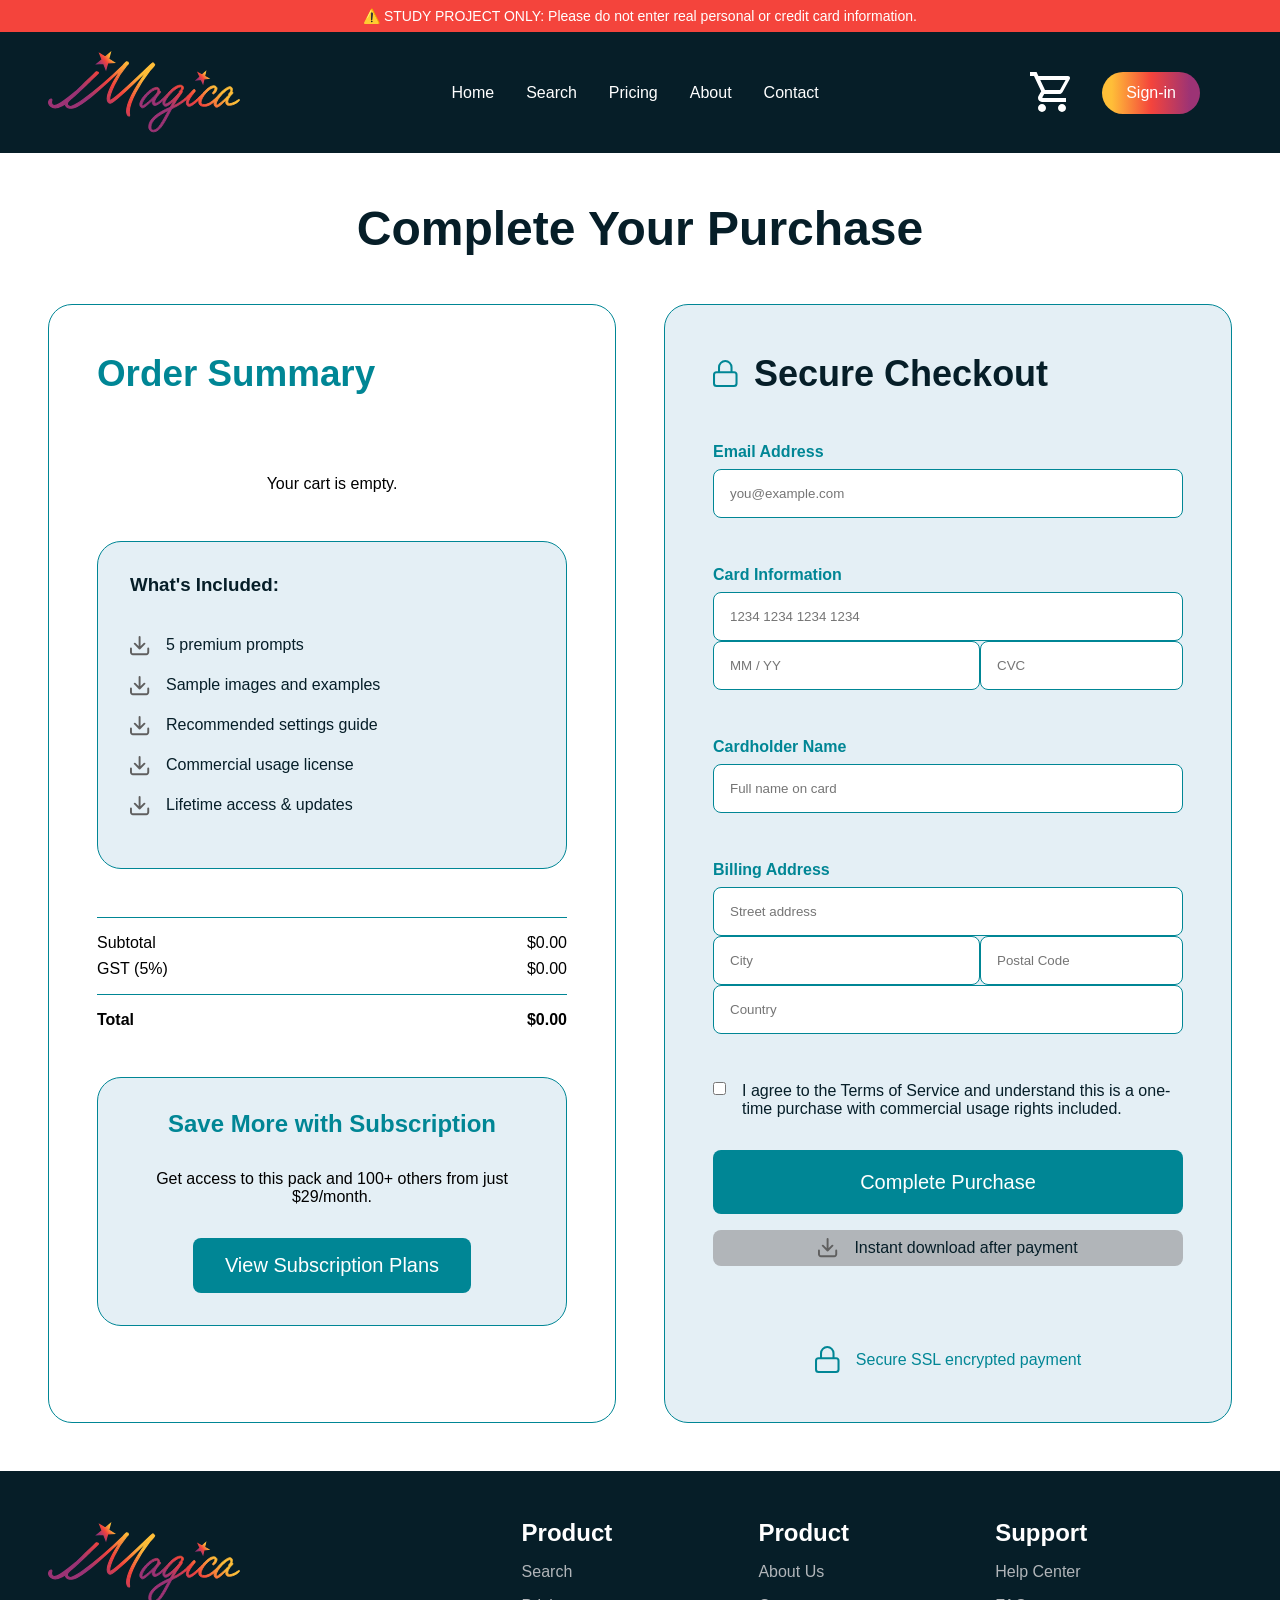
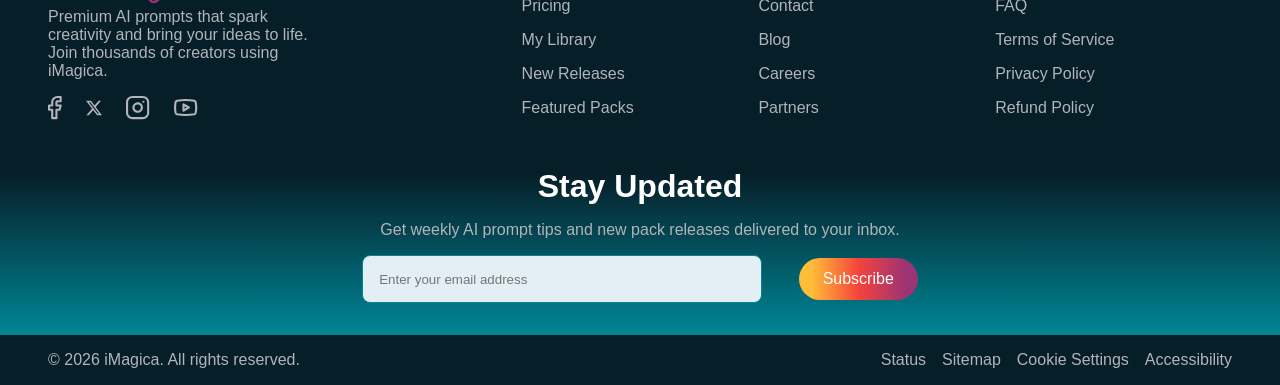
<file: checkoutProduct.html>
<!DOCTYPE html>
<html lang="en">

<head>
  <meta charset="UTF-8">
  <meta name="viewport" content="width=device-width, initial-scale=1.0">
  <link rel="stylesheet" href="css/app.css">
  <title>iMagica Checkout</title>
</head>

<body>
  <div class="demoBanner">
      ⚠️ STUDY PROJECT ONLY: Please do not enter real personal or credit card information.
  </div>
  <header>
    <a href="index.html">
      <img class="logo" src="assets/images/logo.svg" alt="iMagica Logo">
    </a>
    <nav class="navbar">
      <a href="index.html">Home</a>
      <a href="library.html">Search</a>
      <a href="plans.html">Pricing</a>
      <a href="about.html">About</a>
      <a href="contact.html">Contact</a>
    </nav>
    <div class="rightHeader">
      <a href="checkoutProduct.html" class="cartIconContainer">
        <img class="cartIconMain" src="assets/images/cartIcon.svg" alt="cart icon">
        <span class="cartBadge">0</span>
      </a>
      <div id="authContainer">
        <a href="signIn.html" id="navSignInLink"><button class="multiButton">Sign-in</button></a>
      </div>    
    </div>    
  </div>
  </header>

  <div class="mobileHeader">
    <a href="index.html"><img src="assets/images/logo.svg" alt="iMagica Logo" class="mobileLogo"></a>
    <div class="mobileHeaderIcons">
      <div class="rightHeader">
        <a href="checkoutProduct.html" class="cartIconContainer">
          <img class="cartIconMain" src="assets/images/cartIcon.svg" alt="cart icon">
          <span class="cartBadge">0</span>
        </a>
        <a href="account.html"><img src="assets/images/profileIcon.svg" alt="Profile"></a>
       </div>
    </div>
  </div>

  <main>
    <h1 class="sectionHeading">Complete Your Purchase</h1>

    <div class="subscriptionFormContainer">

      <div class="summaryContainer">
        <h2>Order Summary</h2>

        <div id="cartItemsList"></div>

        <div class="orderPlan">
          <h3>What's Included:</h3>
          <ul class="customDownloadBullets">
            <li>5 premium prompts</li>
            <li>Sample images and examples</li>
            <li>Recommended settings guide</li>
            <li>Commercial usage license</li>
            <li>Lifetime access & updates</li>
          </ul>
        </div>

        <div class="priceBreakdown">
            <div class="priceBreakdownRow">
              <p>Subtotal</p>
              <p id="subtotalAmount">$0.00</p>
            </div>
            <div class="priceBreakdownRow">
              <p>GST (5%)</p>
              <p id="gstAmount">$0.00</p>
            </div>
        </div>
        
          <div class="totalContainer">
            <p>Total</p>
            <p id="totalAmount">$0.00</p>
          </div>
       
        <div id="guaranteeContainer">
          <h3>Save More with Subscription</h3>
          <p>Get access to this pack and 100+ others from just $29/month.</p>
          <a href="plans.html"><button class="greenButton">View Subscription Plans</button></a>
        </div>
      </div>

      <div class="checkoutForm">
        <div id="checkoutFormHeading">
          <img src="assets/images/greenLock.svg" alt="">
          <h2>Secure Checkout</h2>
        </div>

        <form class="paymentForm">
          <div class="inputGroup">
            <label>Email Address</label>
            <input type="email" placeholder="you@example.com">
          </div>

          <div class="inputGroup">
            <label>Card Information</label>
            <input type="text" class="topInput" placeholder="1234 1234 1234 1234">
            <div class="splitInput">
              <input type="text" class="bottomLeft" placeholder="MM / YY">
              <input type="text" class="bottomRight" placeholder="CVC">
            </div>
          </div>

          <div class="inputGroup">
            <label>Cardholder Name</label>
            <input type="text" placeholder="Full name on card">
          </div>

          <div class="inputGroup">
            <label>Billing Address</label>
            <input type="text" class="topInput" placeholder="Street address">
            <div class="splitInput">
              <input type="text" class="bottomLeft" placeholder="City">
              <input type="text" class="bottomRight" placeholder="Postal Code">
            </div>
            <input type="text" class="bottomFull" placeholder="Country">
          </div>

          <div class="termsContainer">
            <input type="checkbox" id="termsCheckbox">
            <label for="termsCheckbox">I agree to the Terms of Service and understand this is a one-time purchase with
              commercial usage rights included.</label>
          </div>
          <button type="button" id="completePurchaseBtn" class="greenButton subscribeBtn">
            Complete Purchase
          </button>
        </form>

        <div id="downloadMessage">
          <img src="assets/images/downloadIcon.svg" alt="Download Icon">
          <p>Instant download after payment</p>
        </div>

        <div class="secureCheckoutNote">
          <img src="assets/images/greenLock.svg" alt="Lock Icon">
          <span>Secure SSL encrypted payment</span>
        </div>
      </div>
    </div>

    </div>
  </main>

  <nav class="mobileNav">
    <a href="index.html" class="navItem">
      <img src="assets/images/homeIcon.svg" alt="">
    </a>
    <a href="library.html" class="navItem">
      <img src="assets/images/searchIcon.svg" alt="">
    </a>
    <a href="plans.html" class="navItem">
      <img src="assets/images/priceIcon.svg" alt="">
    </a>
    <a href="about.html" class="navItem">
      <img src="assets/images/infoIcon.svg" alt="">
    </a>
    <a href="contact.html" class="navItem">
      <img src="assets/images/messageIcon.svg" alt="">
    </a>
  </nav>
  
  <footer>
    <div class="footerLinks">
      <div class="footerSection1">
        <a href="index.html">
          <img class="logo" src="assets/images/logo.svg" alt="iMagica Logo">
        </a>
        <p>Premium AI prompts that spark creativity and bring your ideas to life. Join thousands of creators using
          iMagica.</p>
        <div class="socialIcons">
          <img src="assets/images/facebook.svg" alt="Facebook Icon">
          <img src="assets/images/x.svg" alt="X Icon">
          <img src="assets/images/instagram.svg" alt="Instagram Icon">
          <img src="assets/images/youtube.svg" alt="YouTube Icon">
        </div>
      </div>
      <div class="footerSection2">
        <h3>Product</h3>
        <h2>Search</h2>
        <h2>Pricing</h2>
        <h2>My Library</h2>
        <h2>New Releases</h2>
        <h2>Featured Packs</h2>
      </div>
      <div class="footerSection3">
        <h3>Product</h3>
        <h2>About Us</h2>
        <h2>Contact</h2>
        <h2>Blog</h2>
        <h2>Careers</h2>
        <h2>Partners</h2>
      </div>
      <div class="footerSection4">
        <h3>Support</h3>
        <h2>Help Center</h2>
        <h2>FAQ</h2>
        <h2>Terms of Service</h2>
        <h2>Privacy Policy</h2>
        <h2>Refund Policy</h2>
      </div>
    </div>
    <div class="footerForm" id="footerSignupContainer">
      <h3>Stay Updated</h3>
      <p>Get weekly AI prompt tips and new pack releases delivered to your inbox.</p>
      <div id="newsletterInputGroup">
        <input type="email" id="footerEmail" placeholder="Enter your email address">
        <button class="multiButton" id="footerSubscribeBtn">Subscribe</button>
      </div>
      <div id="footerSuccessMessage" style="display: none; text-align: center;">
        <h3 style="color: #ffbe38;">Thanks for joining! ✨</h3>
        <p>Check your inbox for your first tip soon.</p>
      </div>
    </div>
    <div class="copyrightSection">
      <p>&copy; 2026 iMagica. All rights reserved.</p>
      <div class="legalLinks">
        <p>Status</p>
        <p>Sitemap</p>
        <p>Cookie Settings</p>
        <p>Accessibility</p>
      </div>
    </div>
  </footer>
</body>
<script src="js/app.js"></script>
</html>
</file>
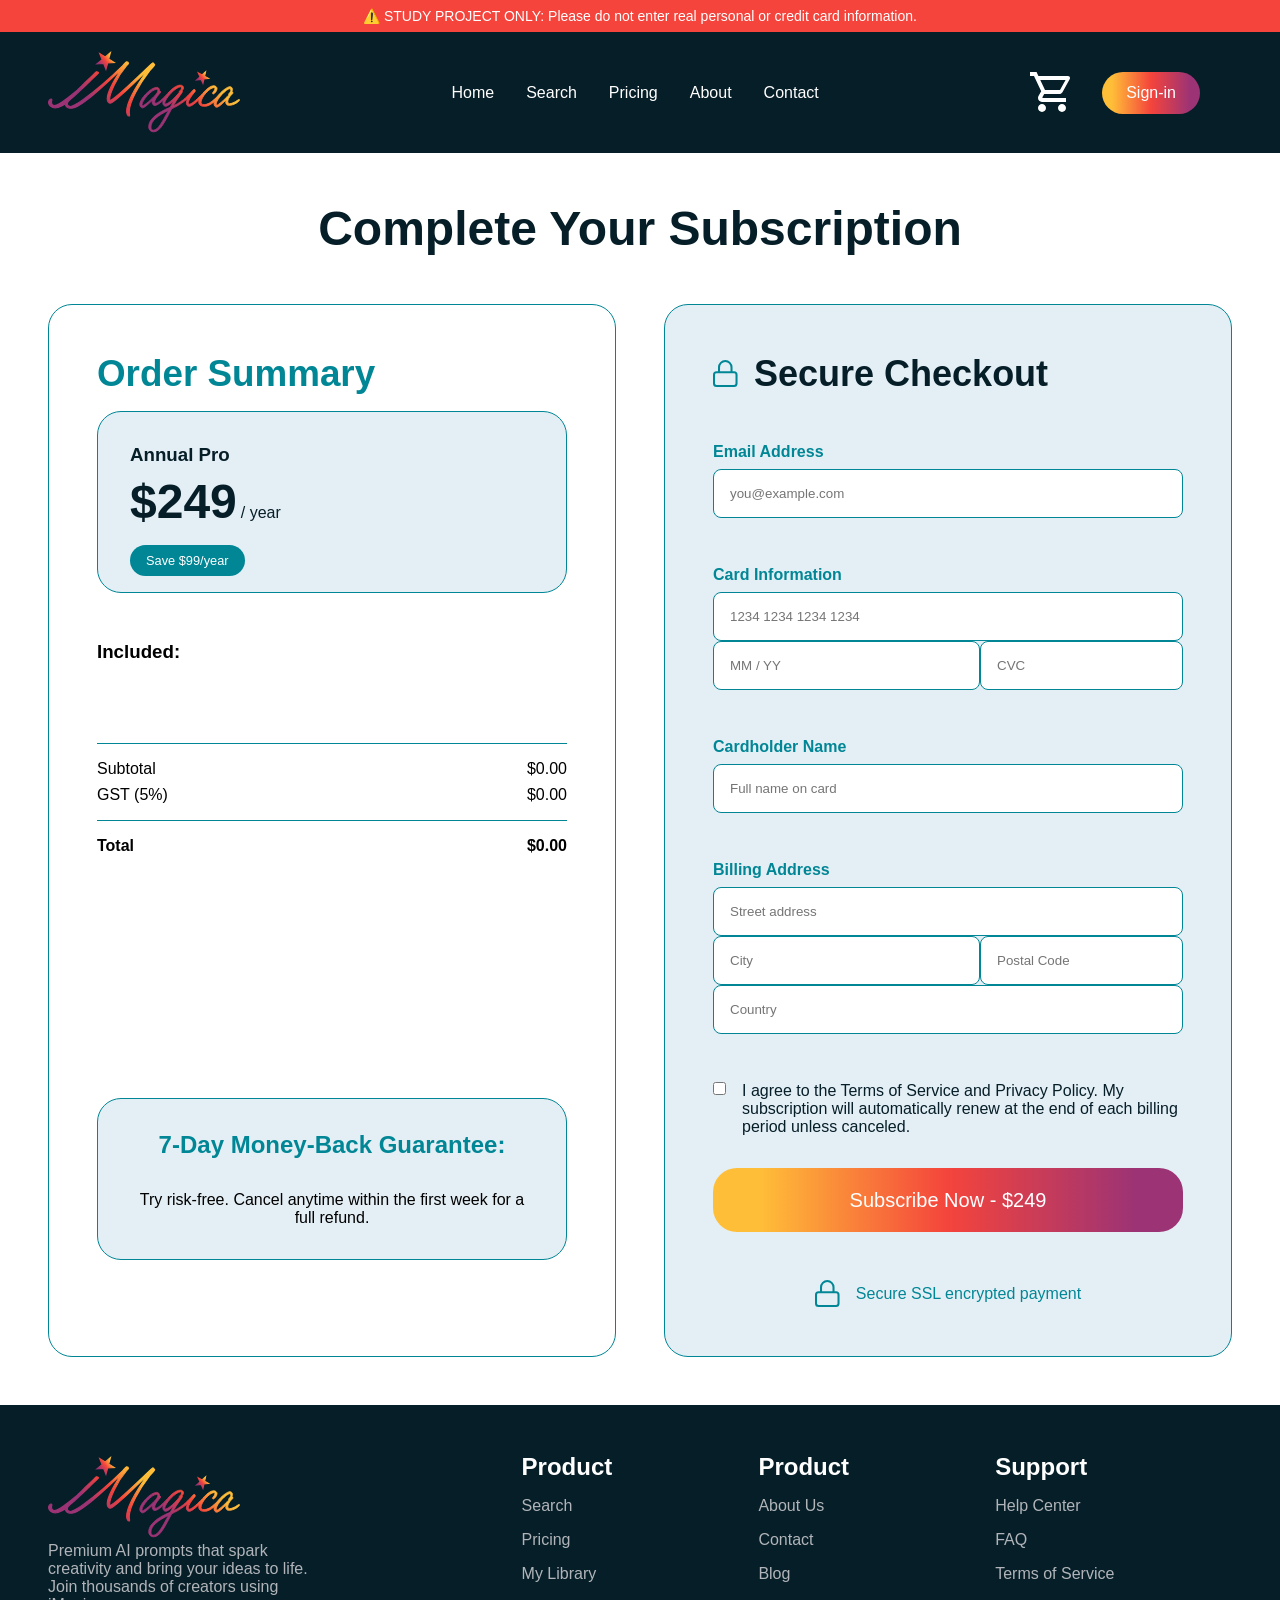
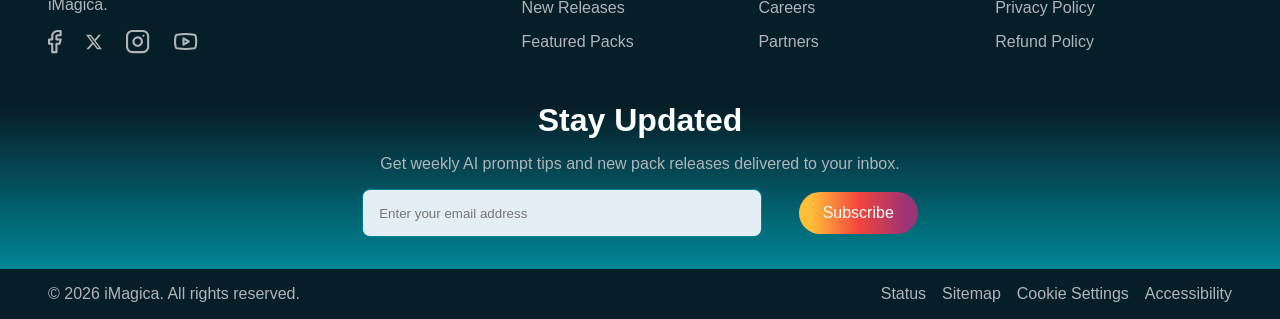
<file: checkoutSubscription.html>
<!DOCTYPE html>
<html lang="en">

<head>
  <meta charset="UTF-8">
  <meta name="viewport" content="width=device-width, initial-scale=1.0">
  <link rel="stylesheet" href="css/app.css">
  <title>iMagica Subscription Checkout</title>
</head>

<body>
  <div class="demoBanner">
      ⚠️ STUDY PROJECT ONLY: Please do not enter real personal or credit card information.
  </div>
  <header>
    <a href="index.html">
      <img class="logo" src="assets/images/logo.svg" alt="iMagica Logo">
    </a>
    <nav class="navbar">
      <a href="index.html">Home</a>
      <a href="library.html">Search</a>
      <a href="plans.html">Pricing</a>
      <a href="about.html">About</a>
      <a href="contact.html">Contact</a>
    </nav>
    <div class="rightHeader">
      <a href="checkoutProduct.html" class="cartIconContainer">
        <img class="cartIconMain" src="assets/images/cartIcon.svg" alt="cart icon">
        <span class="cartBadge">0</span>
      </a>
      <div id="authContainer">
        <a href="signIn.html" id="navSignInLink"><button class="multiButton">Sign-in</button></a>
      </div>    
    </div>    
  </div>
  </header>

  <div class="mobileHeader">
    <a href="index.html"><img src="assets/images/logo.svg" alt="iMagica Logo" class="mobileLogo"></a>
    <div class="mobileHeaderIcons">
      <div class="rightHeader">
        <a href="checkoutProduct.html" class="cartIconContainer">
          <img class="cartIconMain" src="assets/images/cartIcon.svg" alt="cart icon">
          <span class="cartBadge">0</span>
        </a>
        <a href="account.html"><img src="assets/images/profileIcon.svg" alt="Profile"></a>
      </div>
    </div>
  </div>

  <main>
    <h1 class="sectionHeading">Complete Your Subscription</h1>

    <div class="subscriptionFormContainer">

      <div class="summaryContainer">
        <h2>Order Summary</h2>
        <div class="orderPlan">
          <h3 id="displayPlanName">Annual Pro</h3>
          <div class="planPriceContainer">
            <span id="planPrice">$249</span>
            <span id="planTerm" class="perYear">/ year</span>
          </div>
          <p id="saveTag">Save $99/year</p>
        </div>

        <div class="orderDetails">
          <h3>Included:</h3>
          <ul id="planBullets" class="customBullets2">
            </ul>
        </div>

        <div class="priceBreakdown">
          <div class="priceBreakdownRow">
            <p>Subtotal</p>
            <p id="subtotalAmount">$0.00</p>
          </div>
          <div class="priceBreakdownRow">
            <p>GST (5%)</p>
            <p id="gstAmount">$0.00</p>
          </div>
        </div>
          <div class="totalContainer">
            <p>Total</p>
            <p id="totalAmount">$0.00</p>
          </div>
        

        <div id="guaranteeContainer">
          <h3>7-Day Money-Back Guarantee:</h3>
          <p>Try risk-free. Cancel anytime within the first week for a full refund.</p>
        </div>
      </div>

      <div class="checkoutForm">
        <div id="checkoutFormHeading">
          <img src="assets/images/greenLock.svg" alt="">
          <h2>Secure Checkout</h2>
        </div>

        <form class="paymentForm">
          <div class="inputGroup">
            <label>Email Address</label>
            <input type="email" placeholder="you@example.com">
          </div>

          <div class="inputGroup">
            <label>Card Information</label>
            <input type="text" class="topInput" placeholder="1234 1234 1234 1234">
            <div class="splitInput">
              <input type="text" class="bottomLeft" placeholder="MM / YY">
              <input type="text" class="bottomRight" placeholder="CVC">
            </div>
          </div>

          <div class="inputGroup">
            <label>Cardholder Name</label>
            <input type="text" placeholder="Full name on card">
          </div>

          <div class="inputGroup">
            <label>Billing Address</label>
            <input type="text" class="topInput" placeholder="Street address">
            <div class="splitInput">
              <input type="text" class="bottomLeft" placeholder="City">
              <input type="text" class="bottomRight" placeholder="Postal Code">
            </div>
            <input type="text" class="bottomFull" placeholder="Country">
          </div>

          <div class="termsContainer">
            <input type="checkbox" id="termsCheckbox">
            <label for="termsCheckbox">I agree to the Terms of Service and Privacy Policy. My subscription will
              automatically renew at the end of each billing period unless canceled.</label>
          </div>

          <button type="submit" class="multiButton subscribeBtn">Subscribe Now - $249</button>
        </form>

        <div class="secureCheckoutNote">
          <img src="assets/images/greenLock.svg" alt="Lock Icon">
          <span>Secure SSL encrypted payment</span>
        </div>
      </div>
    </div>

    </div>
  </main>

  <nav class="mobileNav">
    <a href="index.html" class="navItem">
      <img src="assets/images/homeIcon.svg" alt="">
    </a>
    <a href="library.html" class="navItem">
      <img src="assets/images/searchIcon.svg" alt="">
    </a>
    <a href="plans.html" class="navItem">
      <img src="assets/images/priceIcon.svg" alt="">
    </a>
    <a href="about.html" class="navItem">
      <img src="assets/images/infoIcon.svg" alt="">
    </a>
    <a href="contact.html" class="navItem">
      <img src="assets/images/messageIcon.svg" alt="">
    </a>
  </nav>

  <footer>
    <div class="footerLinks">
      <div class="footerSection1">
        <a href="index.html">
          <img class="logo" src="assets/images/logo.svg" alt="iMagica Logo">
        </a>
        <p>Premium AI prompts that spark creativity and bring your ideas to life. Join thousands of creators using
          iMagica.</p>
        <div class="socialIcons">
          <img src="assets/images/facebook.svg" alt="Facebook Icon">
          <img src="assets/images/x.svg" alt="X Icon">
          <img src="assets/images/instagram.svg" alt="Instagram Icon">
          <img src="assets/images/youtube.svg" alt="YouTube Icon">
        </div>
      </div>
      <div class="footerSection2">
        <h3>Product</h3>
        <h2>Search</h2>
        <h2>Pricing</h2>
        <h2>My Library</h2>
        <h2>New Releases</h2>
        <h2>Featured Packs</h2>
      </div>
      <div class="footerSection3">
        <h3>Product</h3>
        <h2>About Us</h2>
        <h2>Contact</h2>
        <h2>Blog</h2>
        <h2>Careers</h2>
        <h2>Partners</h2>
      </div>
      <div class="footerSection4">
        <h3>Support</h3>
        <h2>Help Center</h2>
        <h2>FAQ</h2>
        <h2>Terms of Service</h2>
        <h2>Privacy Policy</h2>
        <h2>Refund Policy</h2>
      </div>
    </div>
    <div class="footerForm" id="footerSignupContainer">
      <h3>Stay Updated</h3>
      <p>Get weekly AI prompt tips and new pack releases delivered to your inbox.</p>
      <div id="newsletterInputGroup">
        <input type="email" id="footerEmail" placeholder="Enter your email address">
        <button class="multiButton" id="footerSubscribeBtn">Subscribe</button>
      </div>
      <div id="footerSuccessMessage" style="display: none; text-align: center;">
        <h3 style="color: #ffbe38;">Thanks for joining! ✨</h3>
        <p>Check your inbox for your first tip soon.</p>
      </div>
    </div>
    <div class="copyrightSection">
      <p>&copy; 2026 iMagica. All rights reserved.</p>
      <div class="legalLinks">
        <p>Status</p>
        <p>Sitemap</p>
        <p>Cookie Settings</p>
        <p>Accessibility</p>
      </div>
    </div>
  </footer>
</body>
<script src="js/app.js"></script>
</html>
</file>
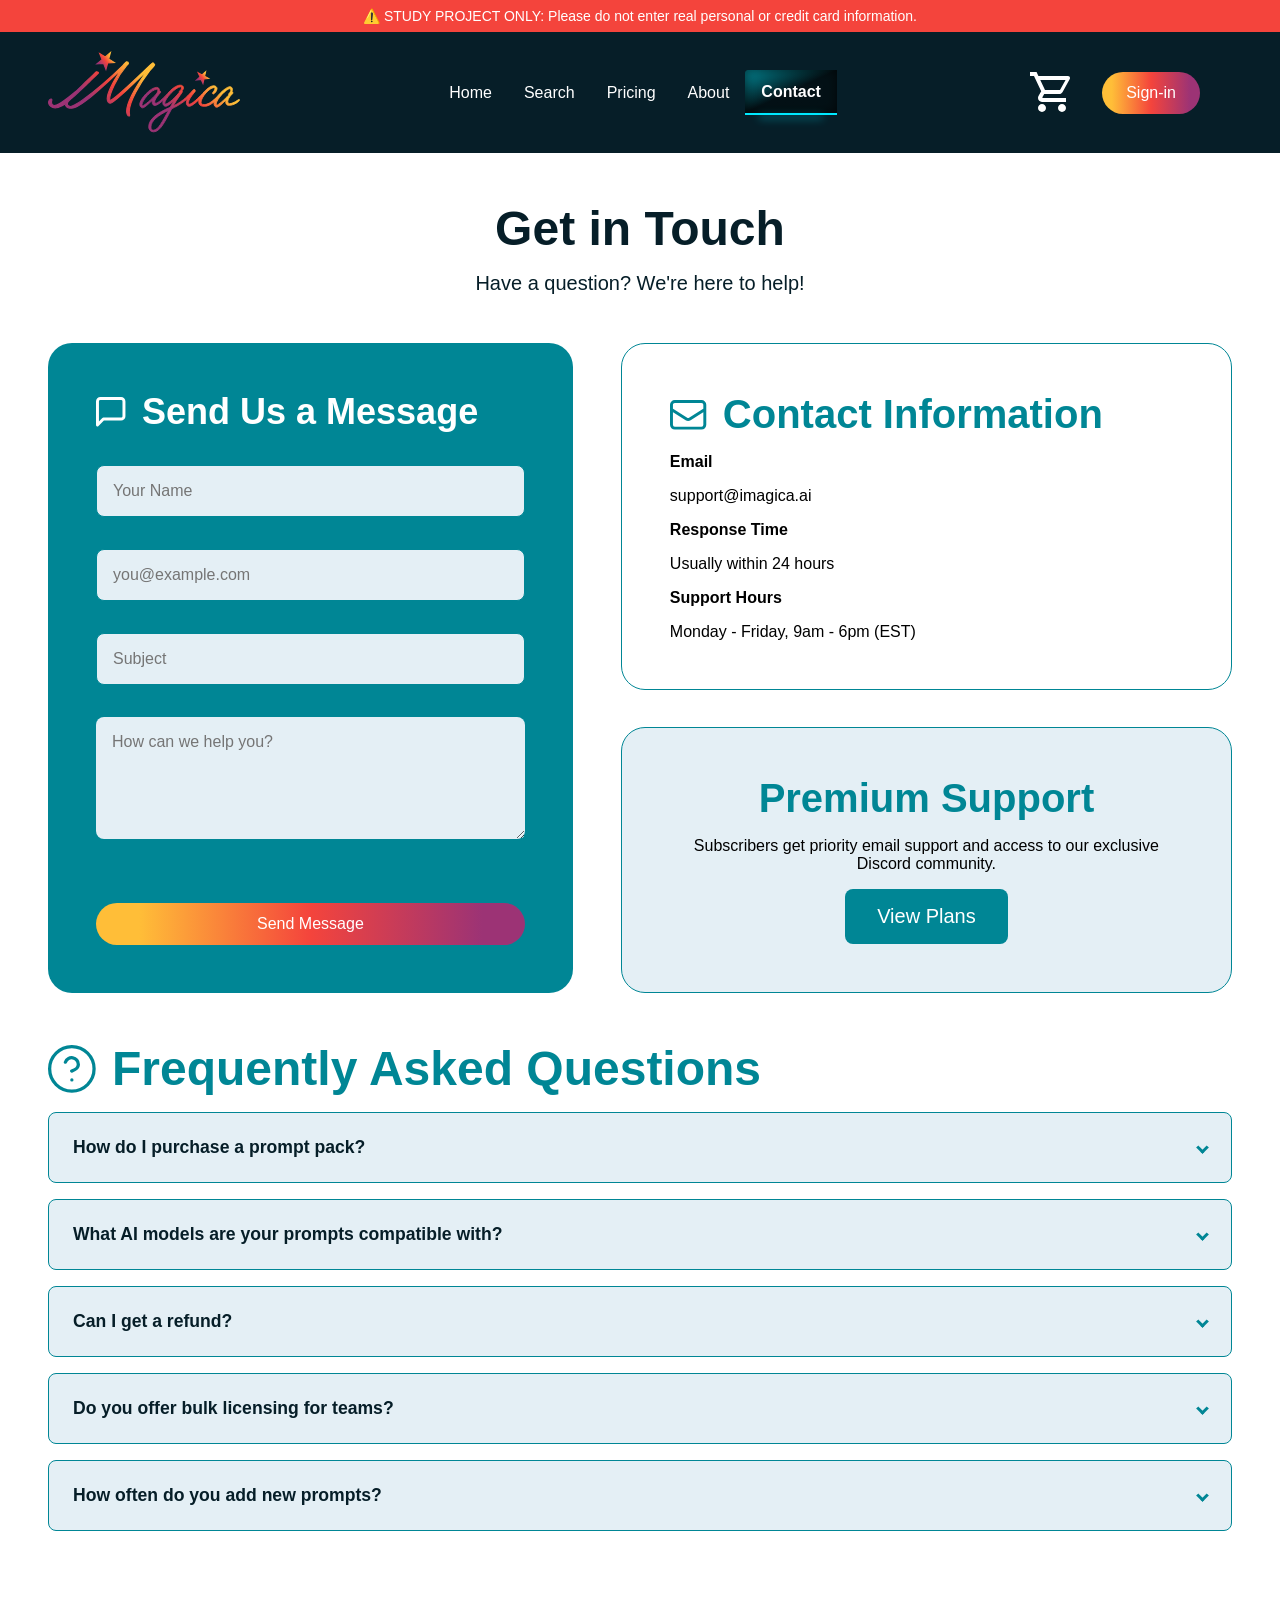
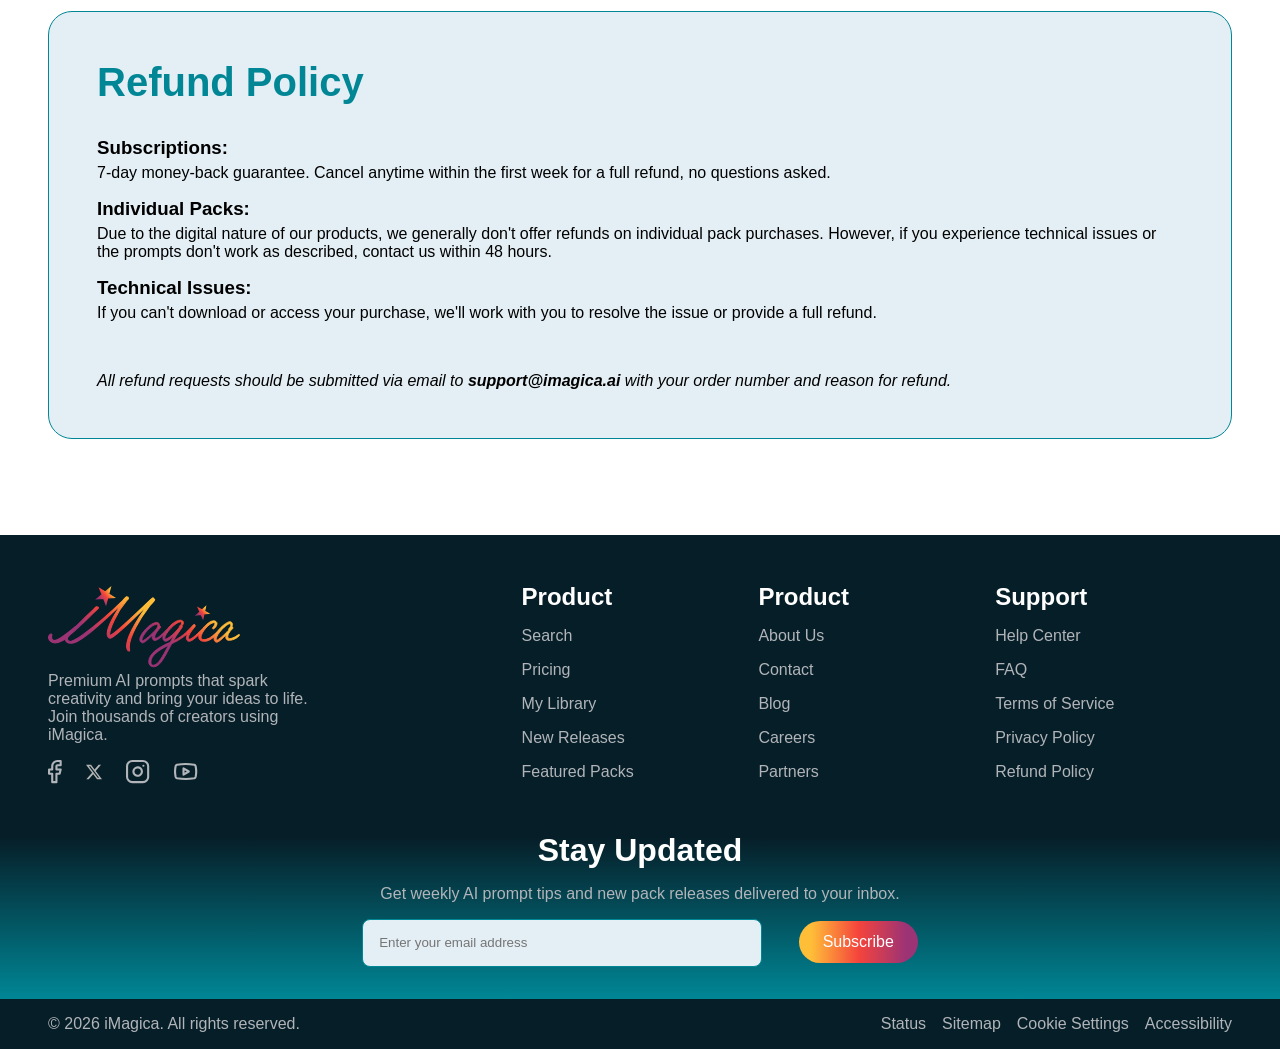
<file: contact.html>
<!DOCTYPE html>
<html lang="en">

<head>
  <meta charset="UTF-8">
  <meta name="viewport" content="width=device-width, initial-scale=1.0">
  <link rel="stylesheet" href="css/app.css">
  <title>iMagica - Contact Us</title>
</head>

<body>
  <div class="demoBanner">
      ⚠️ STUDY PROJECT ONLY: Please do not enter real personal or credit card information.
  </div>
  <header>
    <a href="index.html">
      <img class="logo" src="assets/images/logo.svg" alt="iMagica Logo">
    </a>
    <nav class="navbar">
      <a href="index.html">Home</a>
      <a href="library.html">Search</a>
      <a href="plans.html">Pricing</a>
      <a href="about.html">About</a>
      <a href="contact.html" class="active">Contact</a>
    </nav>
    <div class="rightHeader">
      <a href="checkoutProduct.html" class="cartIconContainer">
        <img class="cartIconMain" src="assets/images/cartIcon.svg" alt="cart icon">
        <span class="cartBadge">0</span>
      </a>
      <div id="authContainer">
        <a href="signIn.html" id="navSignInLink"><button class="multiButton">Sign-in</button></a>
      </div>    
    </div>    
  </div>
  </header>

  <div class="mobileHeader">
    <a href="index.html"><img src="assets/images/logo.svg" alt="iMagica Logo" class="mobileLogo"></a>
    <div class="mobileHeaderIcons">
      <div class="rightHeader">
        <a href="checkoutProduct.html" class="cartIconContainer">
          <img class="cartIconMain" src="assets/images/cartIcon.svg" alt="cart icon">
          <span class="cartBadge">0</span>
        </a>
        <a href="account.html"><img src="assets/images/profileIcon.svg" alt="Profile"></a>
      </div>
    </div>
  </div>

  <main>
    <h1 class="sectionHeading">Get in Touch</h1>
    <p id="contactSubheading">Have a question? We're here to help!</p>
    <div id="contactTop">
      <div class="contactForm">
        <div id="contactFormHeading">
          <img src="assets/images/whiteMessageIcon.svg" alt="Message Icon">
          <h2>Send Us a Message</h2>
        </div>
        <label for="Name"></label>
        <input type="text" id="Name" name="Name" placeholder="Your Name">
        <label for="Email"></label>
        <input type="email" id="Email" name="Email" placeholder="you@example.com">
        <label for="Subject"></label>
        <input type="text" id="Subject" name="Subject" placeholder="Subject">
        <label for="Message"></label>
        <textarea id="Message" name="Message" placeholder="How can we help you?" rows="5"></textarea>
        <button class="multiButton contactFormMessage">Send Message</button>
      </div>

      <div class="contactTopRight">
        <div class="contactInfo">
          <div class="contactInfoHeader">
            <img src="assets/images/greenMessageIcon.svg" alt="Message Icon">
            <h2>Contact Information</h2>
          </div>
          <p><strong>Email</strong>
          <p>support@imagica.ai</p>
          <p><strong>Response Time</strong>
          <p>Usually within 24 hours</p>
          <p><strong>Support Hours</strong>
          <p>Monday - Friday, 9am - 6pm (EST)</p>
        </div>

        <div class="supportContainer">
          <h2>Premium Support</h2>
          <p>Subscribers get priority email support and access to our exclusive Discord community.</p>
          <a href="plans.html"><button class="viewPlansButton">View Plans</button></a>
        </div>
      </div>
    </div>

    <div id="faqContainer">
      <div id="faqHeading">
        <img id="questionIcon" src="assets/images/questionIcon.svg" alt="Question Icon">
        <h2>Frequently Asked Questions</h2>
      </div>

      <div class="faqItemContainer">
        <div class="faqItem">
          <div class="faqHeader">
            <h3>How do I purchase a prompt pack?</h3>
            <i class="arrow down"></i>
          </div>
          <div class="faqAnswer">
            <p>After purchase, prompts are immediately available in your library. Go to "My Library" in the navigation to access all your purchased packs and downloads.</p>
          </div>
        </div>

        <div class="faqItem">
          <div class="faqHeader">
            <h3>What AI models are your prompts compatible with?</h3>
            <i class="arrow down"></i>
          </div>
          <div class="faqAnswer">
            <p>Our prompts work with Midjourney, Stable Diffusion, DALL-E, Leonardo AI, and most major AI art generators. Each pack specifies recommended models, but feel free to experiment!</p>
          </div>
        </div>

        <div class="faqItem">
          <div class="faqHeader">
            <h3>Can I get a refund?</h3>
            <i class="arrow down"></i>
          </div>
          <div class="faqAnswer">
            <p>We offer a 7-day money-back guarantee on subscriptions. For individual pack purchases, please contact support within 48 hours if you experience any issues.</p>
          </div>
        </div>

        <div class="faqItem">
          <div class="faqHeader">
            <h3>Do you offer bulk licensing for teams?</h3>
            <i class="arrow down"></i>
          </div>
          <div class="faqAnswer">
            <p>Yes! We offer custom team plans for agencies and businesses. Contact us at enterprise@imagica.ai for volume pricing and team management features.</p>
          </div>
        </div>

        <div class="faqItem">
          <div class="faqHeader">
            <h3>How often do you add new prompts?</h3>
            <i class="arrow down"></i>
          </div>
          <div class="faqAnswer">
            <p>We add new prompt packs every week. Subscribers get early access to new releases and exclusive packs not available for individual purchase.</p>
          </div>
        </div>
      </div>

      <div id="refundPolicyContainer">
        <h2>Refund Policy</h2>
        <h3>Subscriptions:</h3>
        <p>7-day money-back guarantee. Cancel anytime within the first week for a full refund, no questions asked.</p>
        <h3>Individual Packs:</h3>
        <p>Due to the digital nature of our products, we generally don't offer refunds on individual pack purchases.
          However, if you experience technical issues or the prompts don't work as described, contact us within 48
          hours.</p>
        <h3>Technical Issues:</h3>
        <p>If you can't download or access your purchase, we'll work with you to resolve the issue or provide a full
          refund.</p><br>
        <p><i>All refund requests should be submitted via email to <b>support@imagica.ai</b> with your order number and
            reason for refund.</i></p>
      </div>
  </main>

  <nav class="mobileNav">
    <a href="index.html" class="navItem">
      <img src="assets/images/homeIcon.svg" alt="">
    </a>
    <a href="library.html" class="navItem">
      <img src="assets/images/searchIcon.svg" alt="">
    </a>
    <a href="plans.html" class="navItem">
      <img src="assets/images/priceIcon.svg" alt="">
    </a>
    <a href="about.html" class="navItem">
      <img src="assets/images/infoIcon.svg" alt="">
    </a>
    <a href="contact.html" class="navItem active">
      <img src="assets/images/messageIconActive.svg" alt="">
      <span>Contact</span>
    </a>
  </nav>

  <footer>
    <div class="footerLinks">
      <div class="footerSection1">
        <a href="index.html">
          <img class="logo" src="assets/images/logo.svg" alt="iMagica Logo">
        </a>
        <p>Premium AI prompts that spark creativity and bring your ideas to life. Join thousands of creators using
          iMagica.</p>
        <div class="socialIcons">
          <img src="assets/images/facebook.svg" alt="Facebook Icon">
          <img src="assets/images/x.svg" alt="X Icon">
          <img src="assets/images/instagram.svg" alt="Instagram Icon">
          <img src="assets/images/youtube.svg" alt="YouTube Icon">
        </div>
      </div>
      <div class="footerSection2">
        <h3>Product</h3>
        <h2>Search</h2>
        <h2>Pricing</h2>
        <h2>My Library</h2>
        <h2>New Releases</h2>
        <h2>Featured Packs</h2>
      </div>
      <div class="footerSection3">
        <h3>Product</h3>
        <h2>About Us</h2>
        <h2>Contact</h2>
        <h2>Blog</h2>
        <h2>Careers</h2>
        <h2>Partners</h2>
      </div>
      <div class="footerSection4">
        <h3>Support</h3>
        <h2>Help Center</h2>
        <h2>FAQ</h2>
        <h2>Terms of Service</h2>
        <h2>Privacy Policy</h2>
        <h2>Refund Policy</h2>
      </div>
    </div>
    <div class="footerForm" id="footerSignupContainer">
      <h3>Stay Updated</h3>
      <p>Get weekly AI prompt tips and new pack releases delivered to your inbox.</p>
      <div id="newsletterInputGroup">
        <input type="email" id="footerEmail" placeholder="Enter your email address">
        <button class="multiButton" id="footerSubscribeBtn">Subscribe</button>
      </div>
      <div id="footerSuccessMessage" style="display: none; text-align: center;">
        <h3 style="color: #ffbe38;">Thanks for joining! ✨</h3>
        <p>Check your inbox for your first tip soon.</p>
      </div>
    </div>
    <div class="copyrightSection">
      <p>&copy; 2026 iMagica. All rights reserved.</p>
      <div class="legalLinks">
        <p>Status</p>
        <p>Sitemap</p>
        <p>Cookie Settings</p>
        <p>Accessibility</p>
      </div>
    </div>
  </footer>
</body>
<script src="js/app.js"></script>
</html>
</file>
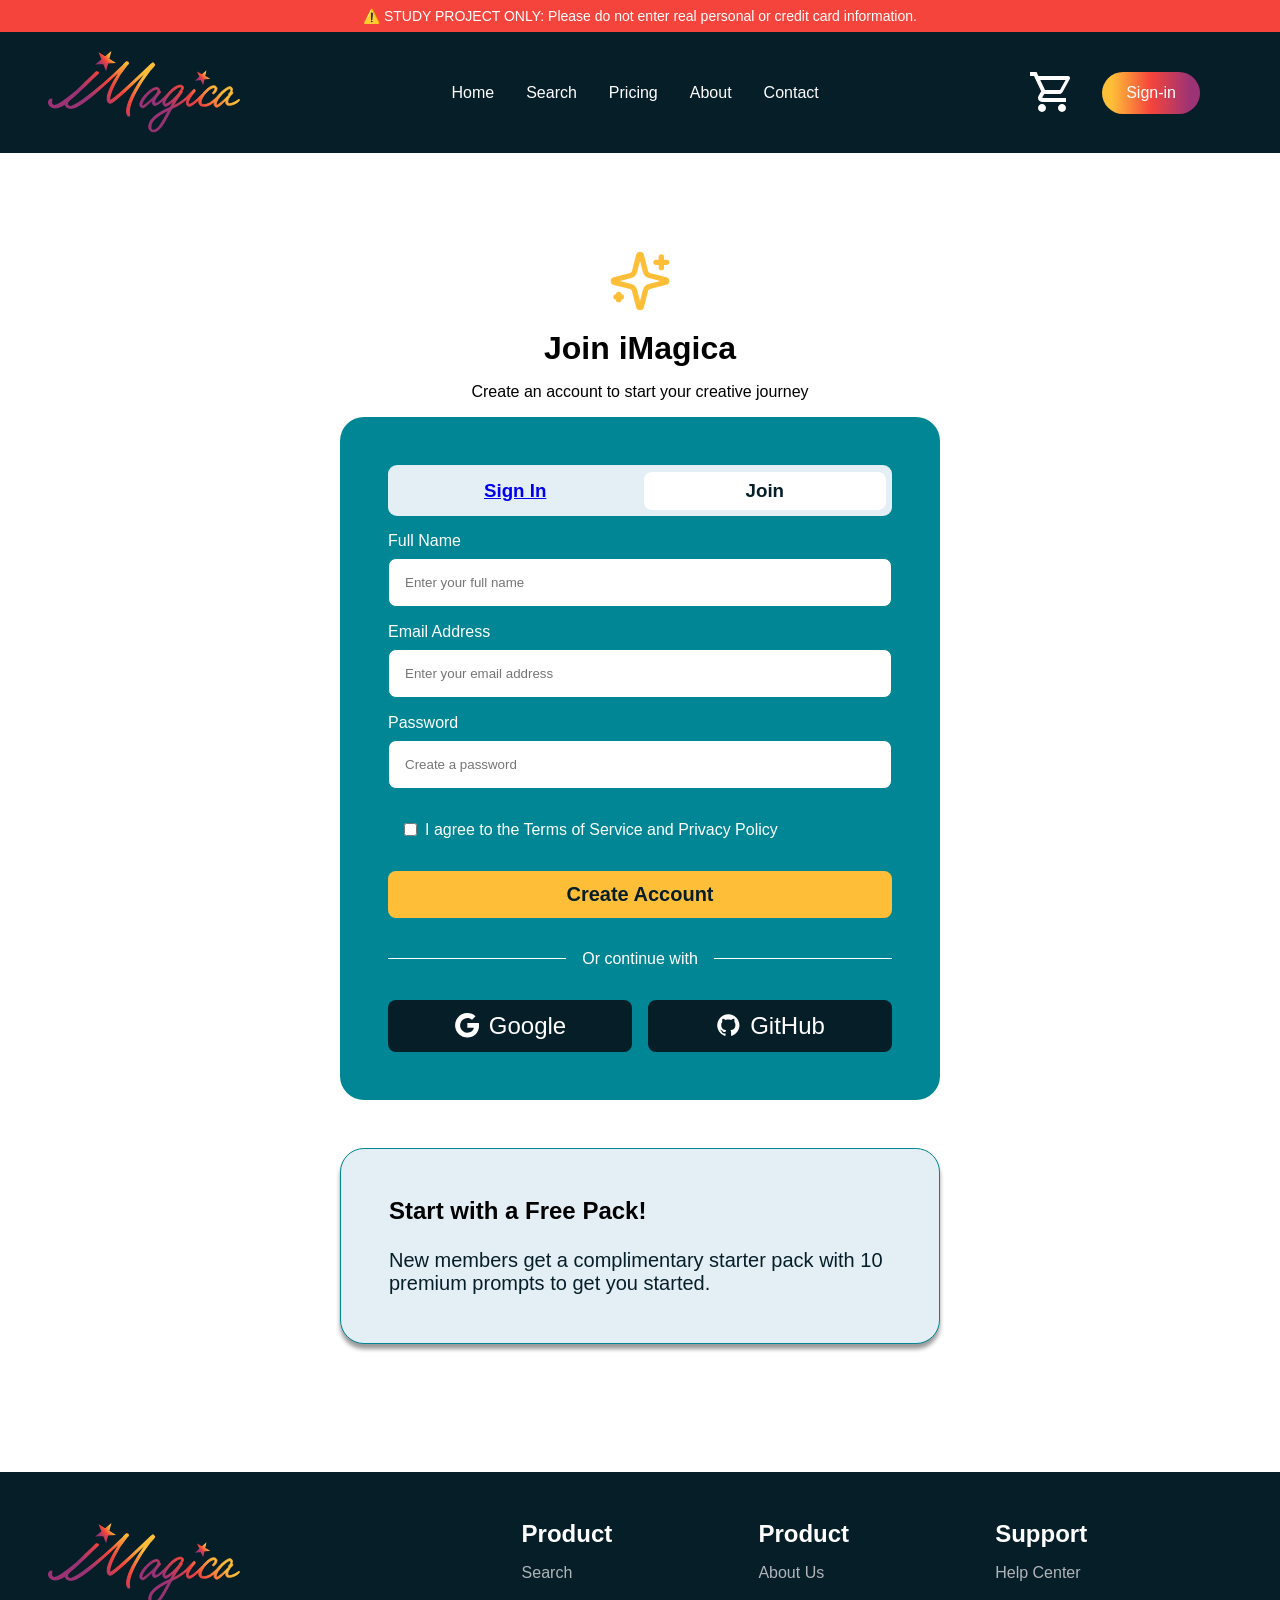
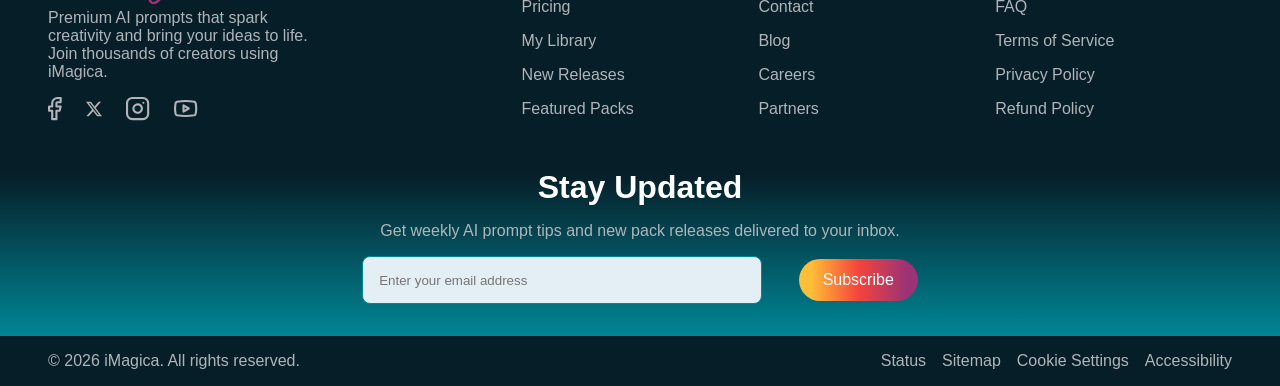
<file: join.html>
<!DOCTYPE html>
<html lang="en">

<head>
  <meta charset="UTF-8">
  <meta name="viewport" content="width=device-width, initial-scale=1.0">
  <link rel="stylesheet" href="css/app.css">
  <title>Join iMagica</title>
</head>

<body>
  <div class="demoBanner">
      ⚠️ STUDY PROJECT ONLY: Please do not enter real personal or credit card information.
  </div>
  <header>
    <a href="index.html">
      <img class="logo" src="assets/images/logo.svg" alt="iMagica Logo">
    </a>
    <nav class="navbar">
      <a href="index.html">Home</a>
      <a href="library.html">Search</a>
      <a href="plans.html">Pricing</a>
      <a href="about.html">About</a>
      <a href="contact.html">Contact</a>
    </nav>
    <div class="rightHeader">
      <a href="checkoutProduct.html" class="cartIconContainer">
        <img class="cartIconMain" src="assets/images/cartIcon.svg" alt="cart icon">
        <span class="cartBadge">0</span>
      </a>
      <div id="authContainer">
        <a href="signIn.html" id="navSignInLink"><button class="multiButton">Sign-in</button></a>
      </div>    
    </div>
  </header>

  <div class="mobileHeader">
    <a href="index.html"><img src="assets/images/logo.svg" alt="iMagica Logo" class="mobileLogo"></a>
    <div class="mobileHeaderIcons">
      <div class="rightHeader">
        <a href="checkoutProduct.html" class="cartIconContainer">
          <img class="cartIconMain" src="assets/images/cartIcon.svg" alt="cart icon">
          <span class="cartBadge">0</span>
        </a>
        <a href="account.html"><img src="assets/images/profileIcon.svg" alt="Profile"></a>
      </div>
    </div>
  </div>

  <main>
    <div class="joinContainer">
      <img src="assets/images/goldSparkle.svg" alt="Gold Sparkle">
      <h1>Join iMagica</h1>
      <p>Create an account to start your creative journey</p>

      <div class="joinForm">
        <div class="signInJoinToggle">
          <h3 class="inactiveToggle"><a href="signIn.html">Sign In</a></h3>
          <h3 class="activeToggle">Join</h3>

        </div>
        <div class="joinInputGroup">
          <label for="name">Full Name</label>
          <input type="text" id="name" placeholder="Enter your full name">
        </div>
        <div class="joinInputGroup">
          <label for="email">Email Address</label>
          <input type="email" id="email" placeholder="Enter your email address">
        </div>
        <div class="joinInputGroup">
          <label for="password">Password</label>
          <input type="password" id="password" placeholder="Create a password">
        </div>
        <div class="agreeContainer">
          <input type="checkbox" id="agreeCheckbox">
          <label for="agreeCheckbox">I agree to the Terms of Service and Privacy Policy</label>
        </div>
        <button class="goldButton">Create Account</button>
        <div class="continueLine">
          <div class="line"></div>
          <p>Or continue with</p>
          <div class="line"></div>
        </div>
        <div class="socialButtonContainer">
          <button class="socialButton"><img src="assets/images/googleIcon.svg" alt="Google Icon">Google</button>
          <button class="socialButton"><img src="assets/images/githubIcon.svg" alt="GitHub Icon">GitHub</button>
        </div>
      </div>

      <div class="blueContainer" id="freePackContainer">
        <h2>Start with a Free Pack!</h2>
        <p>New members get a complimentary starter pack with 10 premium prompts to get you started.</p>
      </div>
    </div>
  </main>

  <nav class="mobileNav">
    <a href="index.html" class="navItem">
      <img src="assets/images/homeIcon.svg" alt="">
    </a>
    <a href="library.html" class="navItem">
      <img src="assets/images/searchIcon.svg" alt="">
    </a>
    <a href="plans.html" class="navItem">
      <img src="assets/images/priceIcon.svg" alt="">
    </a>
    <a href="about.html" class="navItem">
      <img src="assets/images/infoIcon.svg" alt="">
    </a>
    <a href="contact.html" class="navItem">
      <img src="assets/images/messageIcon.svg" alt="">
    </a>
  </nav>

  <footer>
    <div class="footerLinks">
      <div class="footerSection1">
        <a href="index.html">
          <img class="logo" src="assets/images/logo.svg" alt="iMagica Logo">
        </a>
        <p>Premium AI prompts that spark creativity and bring your ideas to life. Join thousands of creators using
          iMagica.</p>
        <div class="socialIcons">
          <img src="assets/images/facebook.svg" alt="Facebook Icon">
          <img src="assets/images/x.svg" alt="X Icon">
          <img src="assets/images/instagram.svg" alt="Instagram Icon">
          <img src="assets/images/youtube.svg" alt="YouTube Icon">
        </div>
      </div>
      <div class="footerSection2">
        <h3>Product</h3>
        <h2>Search</h2>
        <h2>Pricing</h2>
        <h2>My Library</h2>
        <h2>New Releases</h2>
        <h2>Featured Packs</h2>
      </div>
      <div class="footerSection3">
        <h3>Product</h3>
        <h2>About Us</h2>
        <h2>Contact</h2>
        <h2>Blog</h2>
        <h2>Careers</h2>
        <h2>Partners</h2>
      </div>
      <div class="footerSection4">
        <h3>Support</h3>
        <h2>Help Center</h2>
        <h2>FAQ</h2>
        <h2>Terms of Service</h2>
        <h2>Privacy Policy</h2>
        <h2>Refund Policy</h2>
      </div>
    </div>
    <div class="footerForm" id="footerSignupContainer">
      <h3>Stay Updated</h3>
      <p>Get weekly AI prompt tips and new pack releases delivered to your inbox.</p>
      <div id="newsletterInputGroup">
        <input type="email" id="footerEmail" placeholder="Enter your email address">
        <button class="multiButton" id="footerSubscribeBtn">Subscribe</button>
      </div>
      <div id="footerSuccessMessage" style="display: none; text-align: center;">
        <h3 style="color: #ffbe38;">Thanks for joining! ✨</h3>
        <p>Check your inbox for your first tip soon.</p>
      </div>
    </div>
    <div class="copyrightSection">
      <p>&copy; 2026 iMagica. All rights reserved.</p>
      <div class="legalLinks">
        <p>Status</p>
        <p>Sitemap</p>
        <p>Cookie Settings</p>
        <p>Accessibility</p>
      </div>
    </div>
  </footer>
</body>
<script src="js/app.js"></script>
</html>
</file>
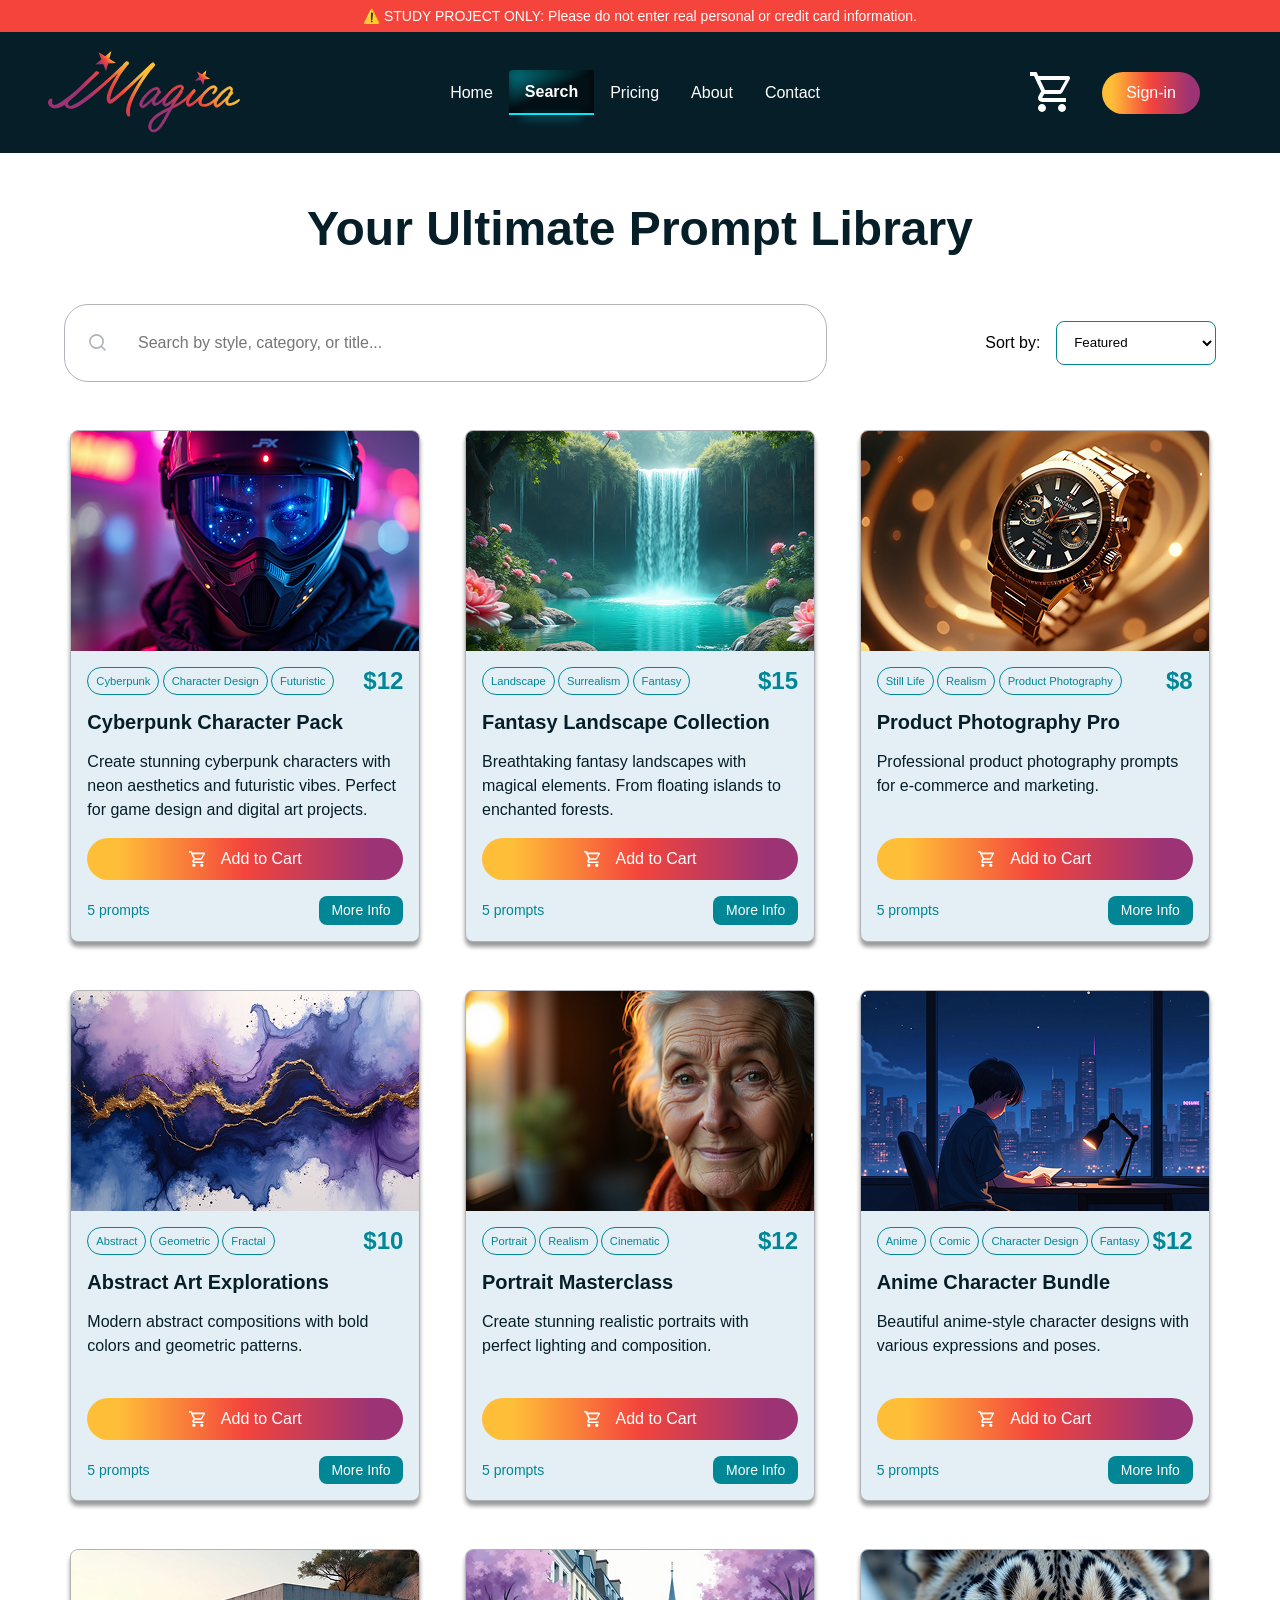
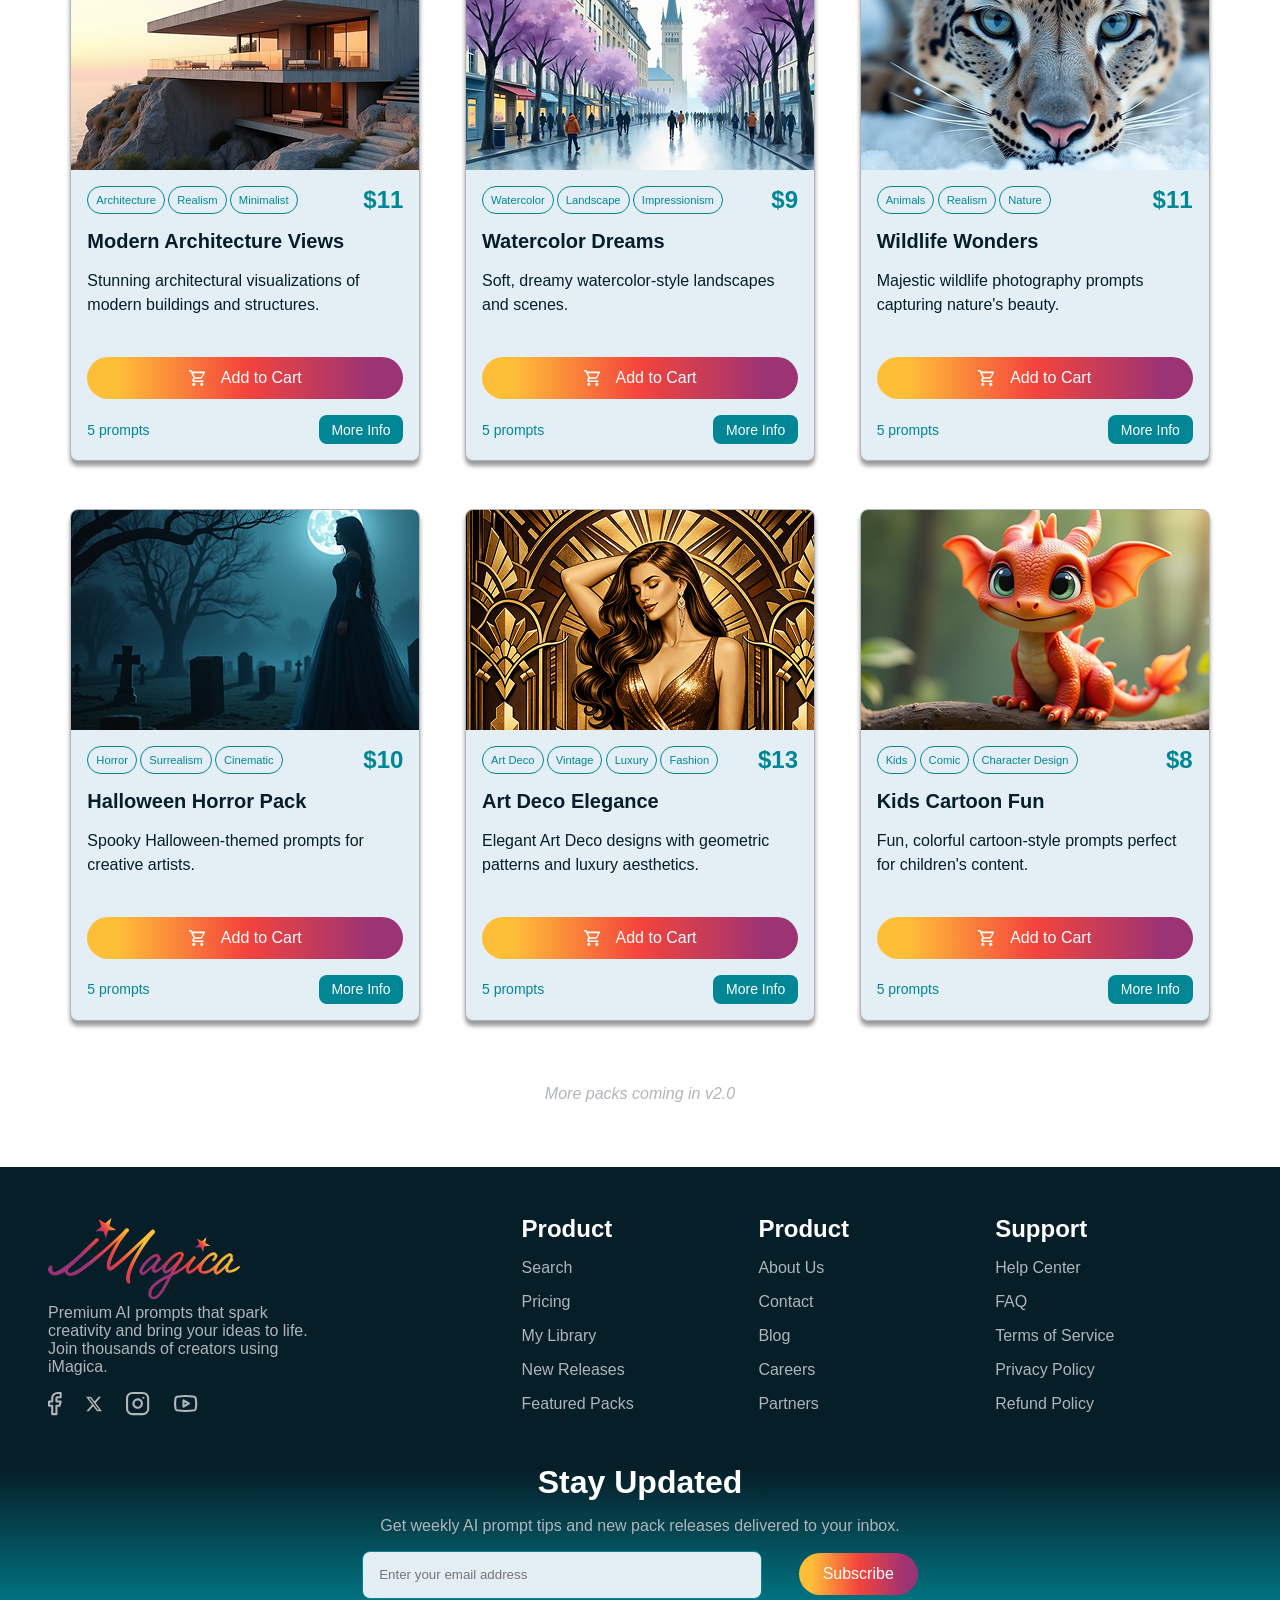
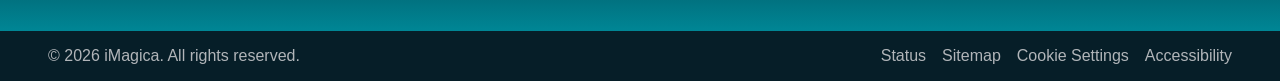
<file: library.html>
<!DOCTYPE html>
<html lang="en">

<head>
  <meta charset="UTF-8">
  <meta name="viewport" content="width=device-width, initial-scale=1.0">
  <link rel="stylesheet" href="css/app.css">
  <title>iMagica Library</title>
</head>

<body>
  <div class="demoBanner">
      ⚠️ STUDY PROJECT ONLY: Please do not enter real personal or credit card information.
  </div>
  <header>
    <a href="index.html">
      <img class="logo" src="assets/images/logo.svg" alt="iMagica Logo">
    </a>
    <nav class="navbar">
      <a href="index.html">Home</a>
      <a href="library.html" class="active">Search</a>
      <a href="plans.html">Pricing</a>
      <a href="about.html">About</a>
      <a href="contact.html">Contact</a>
    </nav>
    <div class="rightHeader">
      <a href="checkoutProduct.html" class="cartIconContainer">
        <img class="cartIconMain" src="assets/images/cartIcon.svg" alt="cart icon">
        <span class="cartBadge">0</span>
      </a>
      <div id="authContainer">
        <a href="signIn.html" id="navSignInLink"><button class="multiButton">Sign-in</button></a>
      </div>    
    </div>    
  </div>
  </header>

  <div class="mobileHeader">
    <a href="index.html"><img src="assets/images/logo.svg" alt="iMagica Logo" class="mobileLogo"></a>
    <div class="mobileHeaderIcons">
      <div class="rightHeader">
        <a href="checkoutProduct.html" class="cartIconContainer">
          <img class="cartIconMain" src="assets/images/cartIcon.svg" alt="cart icon">
          <span class="cartBadge">0</span>
        </a>
      </div>
        <a href="account.html"><img src="assets/images/profileIcon.svg" alt="Profile"></a>
      </div>  
    </div>
  </div>

  <main>
    <h1 class="sectionHeading">Your Ultimate Prompt Library</h1>

    <div class="searchSortContainer">
    <div class="searchWrapper">
        <img src="assets/images/searchIcon.svg" alt="Search Icon">
        <input type="text" id="librarySearch" placeholder="Search by style, category, or title...">
      </div>
      
      <div class="sortWrapper">
        <label for="sortPacks">Sort by:</label>
        <select id="sortPacks">
          <option value="default">Featured</option>
          <option value="price-low">Price: Low to High</option>
          <option value="price-high">Price: High to High</option>
          <option value="title">Alphabetical (A-Z)</option>
        </select>
      </div>
    </div>

    <div id="noResultsMessage" style="display: none;">
      <img src="assets/images/searchIcon.svg" alt="" class="noResultsIcon">
      <h2>Oops! No prompts found.</h2>
      <p>Try adjusting your search terms or browsing our categories below.</p>
      <button class="multiButton" onclick="resetSearch()">Clear Search</button>
    </div>

    <div class="libraryGrid">

      <div class="packCard" dataPrice="12" dataTitle="Cyberpunk Character Pack" dataTags="Cyberpunk, Character Design, Futuristic, Fantasy, Anime, Cinematic, Concept Art, Illustrative, Surrealism">
        <div class="cardImageContainer">
          <img class="cardImage" src="assets/images/product1.png" alt="Cyberpunk Pack">
        </div>
        <div class="cardContent">
          <div class="cardLine1">
            <div class="cardTags">
              <p class="cardTag">Cyberpunk</p>
              <p class="cardTag">Character Design</p>
              <p class="cardTag">Futuristic</p>
            </div>
            <p class="cardPrice">$12</p>
          </div>
          <h3 class="cardTitle">Cyberpunk Character Pack</h3>
          <p class="cardDescription">Create stunning cyberpunk characters with neon aesthetics and futuristic vibes.
            Perfect for game design and digital art projects.</p>
          <button class="multiButton cardButton">
            <img class="cardButtonIcon" src="assets/images/cartIcon.svg" alt=""> Add to Cart
          </button>
          <div class="cardLastLine">
            <p class="promptCount">5 prompts</p>
            <a href="productDetails.html?id=cyberpunkCharacter" class="cardMoreInfo">More Info</a>
          </div>
        </div>
      </div>

      <div class="packCard" dataPrice="15" dataTitle="Fantasy Landscape Collection" dataTags="Landscape, Surrealism, Fantasy, Cinematic, Concept Art, Illustrative">
        <div class="cardImageContainer">
          <img class="cardImage" src="assets/images/product2.png" alt="Cyberpunk Pack">
        </div>
        <div class="cardContent">
          <div class="cardLine1">
            <div class="cardTags">
              <p class="cardTag">Landscape</p>
              <p class="cardTag">Surrealism</p>
              <p class="cardTag">Fantasy</p>
            </div>
            <p class="cardPrice">$15</p>
          </div>
          <h3 class="cardTitle">Fantasy Landscape Collection</h3>
          <p class="cardDescription">Breathtaking fantasy landscapes with magical elements. From floating islands to
            enchanted forests. </p>
          <button class="multiButton cardButton">
            <img class="cardButtonIcon" src="assets/images/cartIcon.svg" alt=""> Add to Cart
          </button>
          <div class="cardLastLine">
            <p class="promptCount">5 prompts</p>
            <a href="productDetails.html?id=fantasyLandscape" class="cardMoreInfo">More Info</a>
          </div>
        </div>
      </div>

      <div class="packCard" dataPrice="8" dataTitle="Product Photography Pro" dataTags="Still Life, Realism, Product Photography, Cinematic, Concept Art, Illustrative, Commercial, Minimalist">
        <div class="cardImageContainer">
          <img class="cardImage" src="assets/images/product3.png" alt="Cyberpunk Pack">
        </div>
        <div class="cardContent">
          <div class="cardLine1">
            <div class="cardTags">
              <p class="cardTag">Still Life</p>
              <p class="cardTag">Realism</p>
              <p class="cardTag">Product Photography</p>
            </div>
            <p class="cardPrice">$8</p>
          </div>
          <h3 class="cardTitle">Product Photography Pro</h3>
          <p class="cardDescription">Professional product photography prompts for e-commerce and marketing.</p>
          <button class="multiButton cardButton">
            <img class="cardButtonIcon" src="assets/images/cartIcon.svg" alt=""> Add to Cart
          </button>
          <div class="cardLastLine">
            <p class="promptCount">5 prompts</p>
            <a href="productDetails.html?id=productPhotography" class="cardMoreInfo">More Info</a>
          </div>
        </div>
      </div>

      <div class="packCard" dataPrice="10" dataTitle="Abstract Art Explorations" dataTags="Abstract, Geometric, Fractal, Modern, Concept Art, Experimental">
        <div class="cardImageContainer">
          <img class="cardImage" src="assets/images/product4.png" alt="Cyberpunk Pack">
        </div>
        <div class="cardContent">
          <div class="cardLine1">
            <div class="cardTags">
              <p class="cardTag">Abstract</p>
              <p class="cardTag">Geometric</p>
              <p class="cardTag">Fractal</p>
            </div>
            <p class="cardPrice">$10</p>
          </div>
          <h3 class="cardTitle">Abstract Art Explorations</h3>
          <p class="cardDescription">Modern abstract compositions with bold colors and geometric patterns.</p>
          <button class="multiButton cardButton">
            <img class="cardButtonIcon" src="assets/images/cartIcon.svg" alt=""> Add to Cart
          </button>
          <div class="cardLastLine">
            <p class="promptCount">5 prompts</p>
            <a href="productDetails.html?id=abstractArt" class="cardMoreInfo">More Info</a>
          </div>
        </div>
      </div>

      <div class="packCard" dataPrice="12" dataTitle="Portrait Masterclass" dataTags="Portrait, Realism, Cinematic, Concept Art, Illustrative, Fashion">
        <div class="cardImageContainer">
          <img class="cardImage" src="assets/images/product5.png" alt="Cyberpunk Pack">
        </div>
        <div class="cardContent">
          <div class="cardLine1">
            <div class="cardTags">
              <p class="cardTag">Portrait</p>
              <p class="cardTag">Realism</p>
              <p class="cardTag">Cinematic</p>
            </div>
            <p class="cardPrice">$12</p>
          </div>
          <h3 class="cardTitle">Portrait Masterclass</h3>
          <p class="cardDescription">Create stunning realistic portraits with perfect lighting and composition. </p>
          <button class="multiButton cardButton">
            <img class="cardButtonIcon" src="assets/images/cartIcon.svg" alt=""> Add to Cart
          </button>
          <div class="cardLastLine">
            <p class="promptCount">5 prompts</p>
            <a href="productDetails.html?id=portraitMasterclass" class="cardMoreInfo">More Info</a>
          </div>
        </div>
      </div>

      <div class="packCard" dataPrice="12" dataTitle="Anime Character Bundle" dataTags="Anime, Comic, Character Design, Fantasy, Cinematic, Concept Art, Illustrative, Surrealism">
        <div class="cardImageContainer">
          <img class="cardImage" src="assets/images/product6.png" alt="Cyberpunk Pack">
        </div>
        <div class="cardContent">
          <div class="cardLine1">
            <div class="cardTags">
              <p class="cardTag">Anime</p>
              <p class="cardTag">Comic</p>
              <p class="cardTag">Character Design</p>
              <p class="cardTag">Fantasy</p>
            </div>
            <p class="cardPrice">$12</p>
          </div>
          <h3 class="cardTitle">Anime Character Bundle</h3>
          <p class="cardDescription">Beautiful anime-style character designs with various expressions and poses. </p>
          <button class="multiButton cardButton">
            <img class="cardButtonIcon" src="assets/images/cartIcon.svg" alt=""> Add to Cart
          </button>
          <div class="cardLastLine">
            <p class="promptCount">5 prompts</p>
            <a href="productDetails.html?id=animeCharacter" class="cardMoreInfo">More Info</a>
          </div>
        </div>
      </div>

      <div class="packCard" dataPrice="11" dataTitle="Modern Architecture Views" dataTags="Architecture, Realism, Minimalist, Concept Art, Illustrative, Commercial, Modern, Experimental, Landscape, Nature">
        <div class="cardImageContainer">
          <img class="cardImage" src="assets/images/product7.png" alt="Cyberpunk Pack">
        </div>
        <div class="cardContent">
          <div class="cardLine1">
            <div class="cardTags">
              <p class="cardTag">Architecture</p>
              <p class="cardTag">Realism</p>
              <p class="cardTag">Minimalist</p>
            </div>
            <p class="cardPrice">$11</p>
          </div>
          <h3 class="cardTitle">Modern Architecture Views</h3>
          <p class="cardDescription">Stunning architectural visualizations of modern buildings and structures.</p>
          <button class="multiButton cardButton">
            <img class="cardButtonIcon" src="assets/images/cartIcon.svg" alt=""> Add to Cart
          </button>
          <div class="cardLastLine">
            <p class="promptCount">5 prompts</p>
            <a href="productDetails.html?id=modernArchitecture" class="cardMoreInfo">More Info</a>
          </div>
        </div>
      </div>

      <div class="packCard" dataPrice="9" dataTitle="Watercolor Dreams" dataTags="Landscape, Impressionism, Nature, Fantasy, Concept Art, Illustrative, Modern, Experimental, Watercolor">
        <div class="cardImageContainer">
          <img class="cardImage" src="assets/images/product8.png" alt="Cyberpunk Pack">
        </div>
        <div class="cardContent">
          <div class="cardLine1">
            <div class="cardTags">
              <p class="cardTag">Watercolor</p>
              <p class="cardTag">Landscape</p>
              <p class="cardTag">Impressionism</p>
            </div>
            <p class="cardPrice">$9</p>
          </div>
          <h3 class="cardTitle">Watercolor Dreams</h3>
          <p class="cardDescription">Soft, dreamy watercolor-style landscapes and scenes.</p>
          <button class="multiButton cardButton">
            <img class="cardButtonIcon" src="assets/images/cartIcon.svg" alt=""> Add to Cart
          </button>
          <div class="cardLastLine">
            <p class="promptCount">5 prompts</p>
            <a href="productDetails.html?id=watercolorDreams" class="cardMoreInfo">More Info</a>
          </div>
        </div>
      </div>

      <div class="packCard" dataPrice="11" dataTitle="Wildlife Wonders" dataTags="Animals, Realism, Wildlife, Nature, Concept Art, Illustrative, Modern, Experimental, Portrait">
        <div class="cardImageContainer">
          <img class="cardImage" src="assets/images/product9.png" alt="Cyberpunk Pack">
        </div>
        <div class="cardContent">
          <div class="cardLine1">
            <div class="cardTags">
              <p class="cardTag">Animals</p>
              <p class="cardTag">Realism</p>
              <p class="cardTag">Nature</p>
            </div>
            <p class="cardPrice">$11</p>
          </div>
          <h3 class="cardTitle">Wildlife Wonders</h3>
          <p class="cardDescription">Majestic wildlife photography prompts capturing nature's beauty.</p>
          <button class="multiButton cardButton">
            <img class="cardButtonIcon" src="assets/images/cartIcon.svg" alt=""> Add to Cart
          </button>
          <div class="cardLastLine">
            <p class="promptCount">5 prompts</p>
            <a href="productDetails.html?id=wildlifeWonders" class="cardMoreInfo">More Info</a>
          </div>
        </div>
      </div>

      <div class="packCard" dataPrice="10" dataTitle="Halloween Horror Pack" dataTags="Horror, Surrealism, Halloween, Concept Art, Illustrative, Modern, Experimental, Cinematic">
        <div class="cardImageContainer">
          <img class="cardImage" src="assets/images/product10.png" alt="Cyberpunk Pack">
        </div>
        <div class="cardContent">
          <div class="cardLine1">
            <div class="cardTags">
              <p class="cardTag">Horror</p>
              <p class="cardTag">Surrealism</p>
              <p class="cardTag">Cinematic</p>
            </div>
            <p class="cardPrice">$10</p>
          </div>
          <h3 class="cardTitle">Halloween Horror Pack</h3>
          <p class="cardDescription">Spooky Halloween-themed prompts for creative artists.</p>
          <button class="multiButton cardButton">
            <img class="cardButtonIcon" src="assets/images/cartIcon.svg" alt=""> Add to Cart
          </button>
          <div class="cardLastLine">
            <p class="promptCount">5 prompts</p>
            <a href="productDetails.html?id=halloweenHorror" class="cardMoreInfo">More Info</a>
          </div>
        </div>
      </div>

      <div class="packCard" dataPrice="13" dataTitle="Art Deco Elegance" dataTags="Art Deco, Impressionism, Fashion, Luxury, Concept Art, Illustrative, Modern, Experimental, Commercial, Surrealism, Cinematic">
        <div class="cardImageContainer">
          <img class="cardImage" src="assets/images/product11.png" alt="Cyberpunk Pack">
        </div>
        <div class="cardContent">
          <div class="cardLine1">
            <div class="cardTags">
              <p class="cardTag">Art Deco</p>
              <p class="cardTag">Vintage</p>
              <p class="cardTag">Luxury</p>
              <p class="cardTag">Fashion</p>
            </div>
            <p class="cardPrice">$13</p>
          </div>
          <h3 class="cardTitle">Art Deco Elegance</h3>
          <p class="cardDescription">Elegant Art Deco designs with geometric patterns and luxury aesthetics.</p>
          <button class="multiButton cardButton">
            <img class="cardButtonIcon" src="assets/images/cartIcon.svg" alt=""> Add to Cart
          </button>
          <div class="cardLastLine">
            <p class="promptCount">5 prompts</p>
            <a href="productDetails.html?id=artDecoElegance" class="cardMoreInfo">More Info</a>
          </div>
        </div>
      </div>

      <div class="packCard" dataPrice="8" dataTitle="Kids Cartoon Fun" dataTags="Kids, Comic, Character Design, Fantasy, Cinematic, Concept Art, Illustrative, Surrealism, Pixar">
        <div class="cardImageContainer">
          <img class="cardImage" src="assets/images/product12.png" alt="Cyberpunk Pack">
        </div>
        <div class="cardContent">
          <div class="cardLine1">
            <div class="cardTags">
              <p class="cardTag">Kids</p>
              <p class="cardTag">Comic</p>
              <p class="cardTag">Character Design</p>
            </div>
            <p class="cardPrice">$8</p>
          </div>
          <h3 class="cardTitle">Kids Cartoon Fun</h3>
          <p class="cardDescription">Fun, colorful cartoon-style prompts perfect for children's content.</p>
          <button class="multiButton cardButton">
            <img class="cardButtonIcon" src="assets/images/cartIcon.svg" alt=""> Add to Cart
          </button>
          <div class="cardLastLine">
            <p class="promptCount">5 prompts</p>
            <a href="productDetails.html?id=kidsCartoonFun" class="cardMoreInfo">More Info</a>
          </div>
        </div>
      </div>

    </div>
    <p class="v2-note">More packs coming in v2.0</p>
  </main>

  <nav class="mobileNav">
    <a href="index.html" class="navItem">
      <img src="assets/images/homeIcon.svg" alt="">
    </a>
    <a href="library.html" class="navItem active">
      <img src="assets/images/searchIconActive.svg" alt="">
      <span>Search</span>
    </a>
    <a href="plans.html" class="navItem">
      <img src="assets/images/priceIcon.svg" alt="">
    </a>
    <a href="about.html" class="navItem">
      <img src="assets/images/infoIcon.svg" alt="">
    </a>
    <a href="contact.html" class="navItem">
      <img src="assets/images/messageIcon.svg" alt="">
    </a>
  </nav>

  <footer>
    <div class="footerLinks">
      <div class="footerSection1">
        <a href="index.html">
          <img class="logo" src="assets/images/logo.svg" alt="iMagica Logo">
        </a>
        <p>Premium AI prompts that spark creativity and bring your ideas to life. Join thousands of creators using
          iMagica.</p>
        <div class="socialIcons">
          <img src="assets/images/facebook.svg" alt="Facebook Icon">
          <img src="assets/images/x.svg" alt="X Icon">
          <img src="assets/images/instagram.svg" alt="Instagram Icon">
          <img src="assets/images/youtube.svg" alt="YouTube Icon">
        </div>
      </div>
      <div class="footerSection2">
        <h3>Product</h3>
        <h2>Search</h2>
        <h2>Pricing</h2>
        <h2>My Library</h2>
        <h2>New Releases</h2>
        <h2>Featured Packs</h2>
      </div>
      <div class="footerSection3">
        <h3>Product</h3>
        <h2>About Us</h2>
        <h2>Contact</h2>
        <h2>Blog</h2>
        <h2>Careers</h2>
        <h2>Partners</h2>
      </div>
      <div class="footerSection4">
        <h3>Support</h3>
        <h2>Help Center</h2>
        <h2>FAQ</h2>
        <h2>Terms of Service</h2>
        <h2>Privacy Policy</h2>
        <h2>Refund Policy</h2>
      </div>
    </div>
    <div class="footerForm" id="footerSignupContainer">
      <h3>Stay Updated</h3>
      <p>Get weekly AI prompt tips and new pack releases delivered to your inbox.</p>
      <div id="newsletterInputGroup">
        <input type="email" id="footerEmail" placeholder="Enter your email address">
        <button class="multiButton" id="footerSubscribeBtn">Subscribe</button>
      </div>
      <div id="footerSuccessMessage" style="display: none; text-align: center;">
        <h3 style="color: #ffbe38;">Thanks for joining! ✨</h3>
        <p>Check your inbox for your first tip soon.</p>
      </div>
    </div>
    <div class="copyrightSection">
      <p>&copy; 2026 iMagica. All rights reserved.</p>
      <div class="legalLinks">
        <p>Status</p>
        <p>Sitemap</p>
        <p>Cookie Settings</p>
        <p>Accessibility</p>
      </div>
    </div>
  </footer>
  <script src="js/app.js"></script>
</body>

</html>
</file>
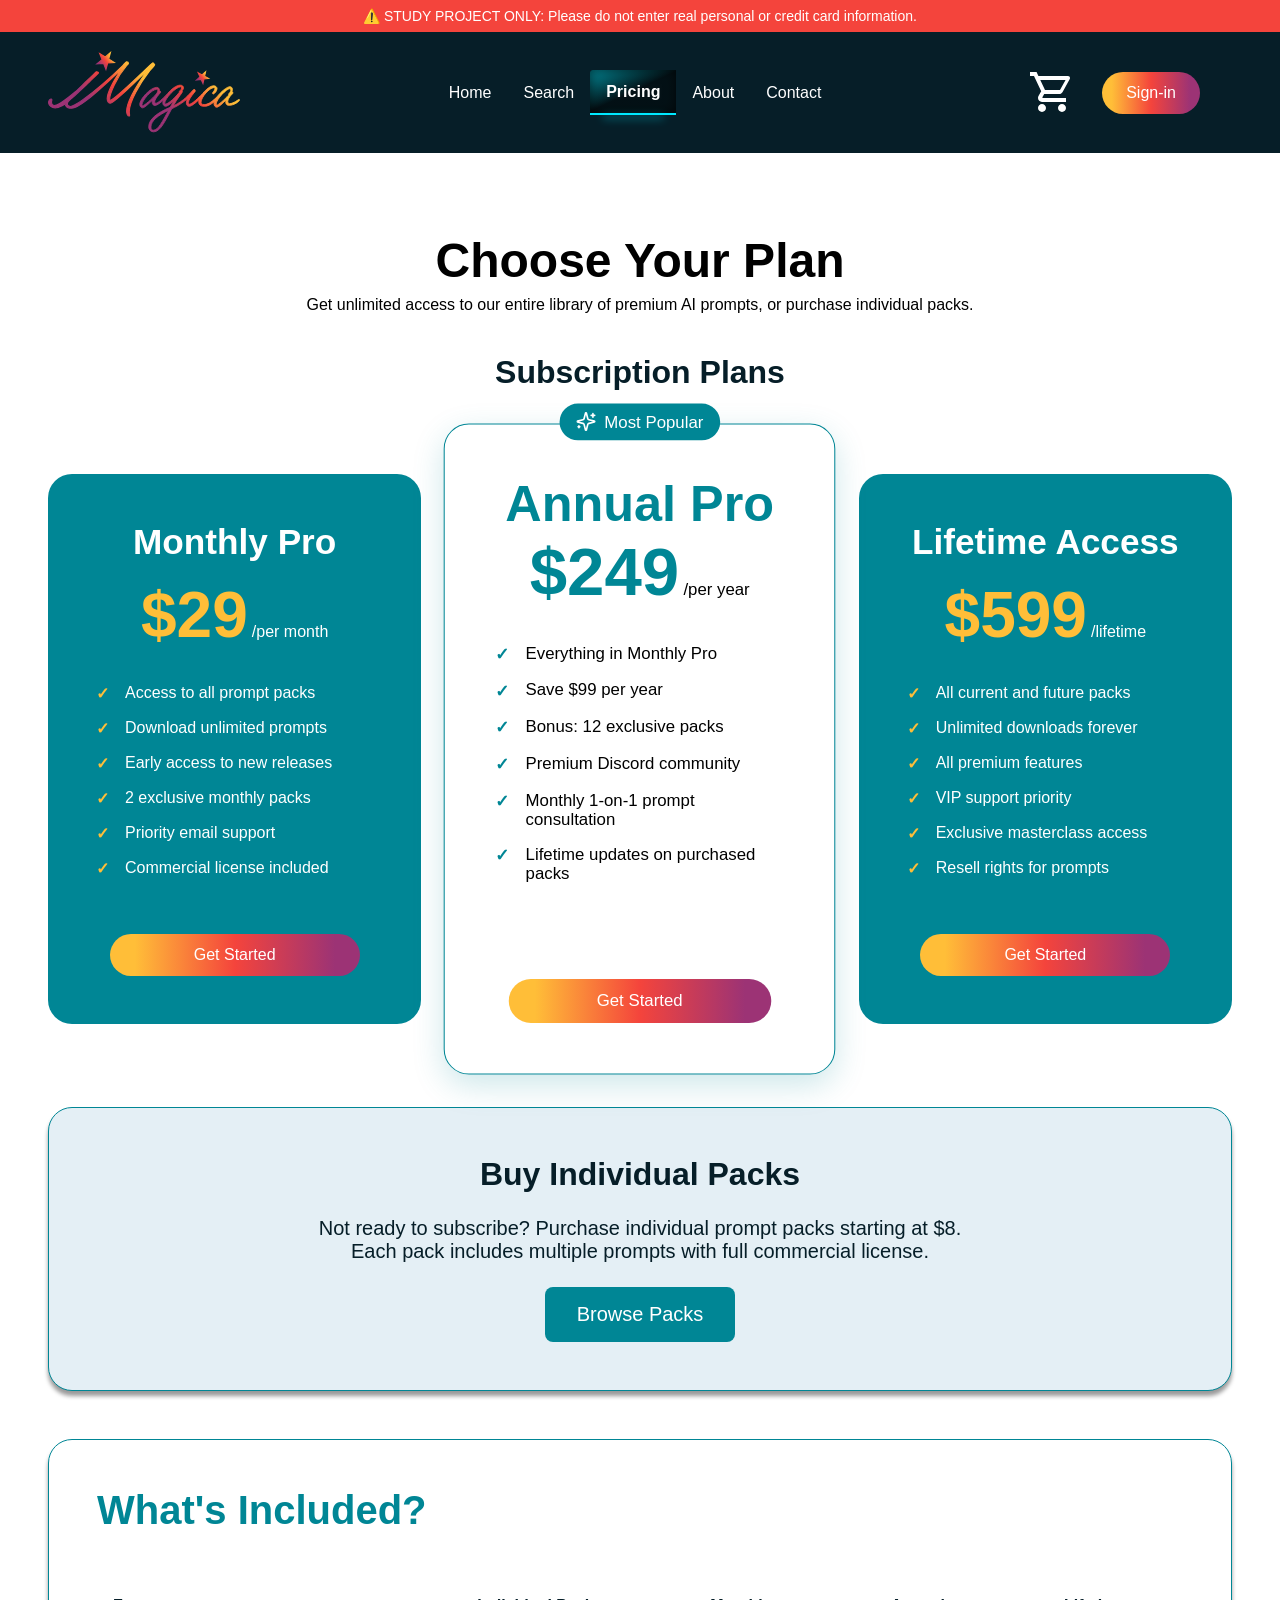
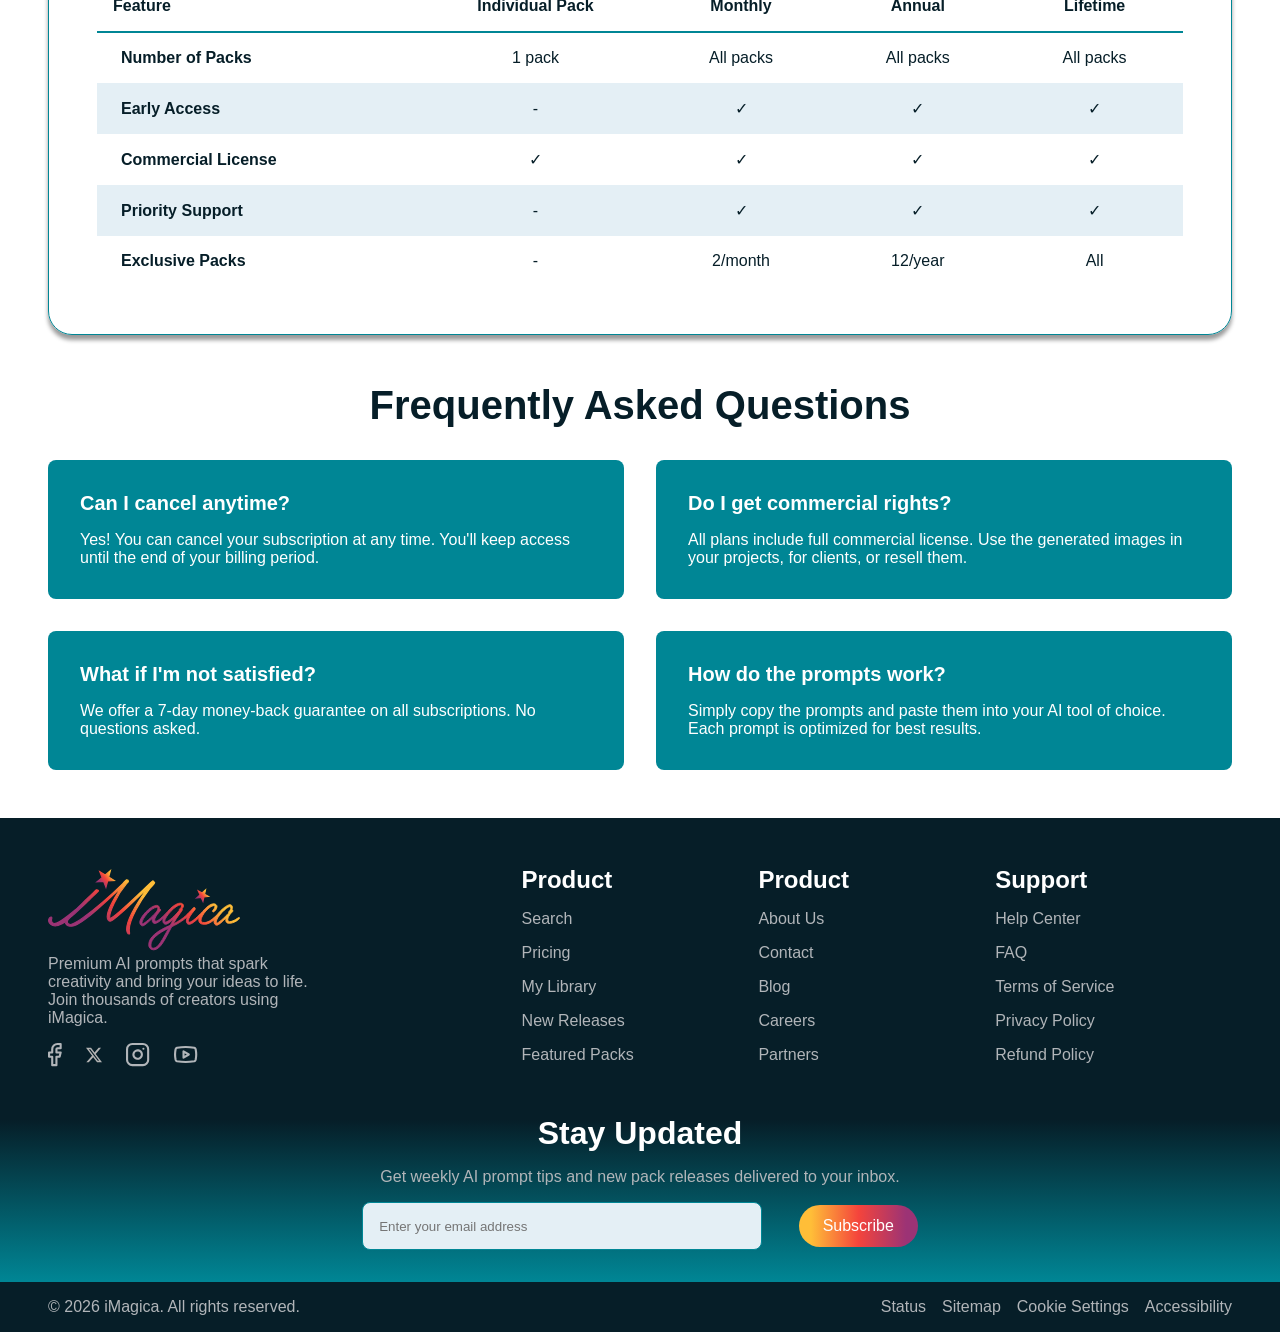
<file: plans.html>
<!DOCTYPE html>
<html lang="en">

<head>
  <meta charset="UTF-8">
  <meta name="viewport" content="width=device-width, initial-scale=1.0">
  <link rel="stylesheet" href="css/app.css">
  <title>iMagica Plans</title>
</head>

<body>
  <div class="demoBanner">
      ⚠️ STUDY PROJECT ONLY: Please do not enter real personal or credit card information.
  </div>
  <header>
    <a href="index.html">
      <img class="logo" src="assets/images/logo.svg" alt="iMagica Logo">
    </a>
    <nav class="navbar">
      <a href="index.html">Home</a>
      <a href="library.html">Search</a>
      <a href="plans.html" class="active">Pricing</a>
      <a href="about.html">About</a>
      <a href="contact.html">Contact</a>
    </nav>
    <div class="rightHeader">
      <a href="checkoutProduct.html" class="cartIconContainer">
        <img class="cartIconMain" src="assets/images/cartIcon.svg" alt="cart icon">
        <span class="cartBadge">0</span>
      </a>
      <div id="authContainer">
        <a href="signIn.html" id="navSignInLink"><button class="multiButton">Sign-in</button></a>
      </div>    
    </div>    
  </div>
  </header>

  <div class="mobileHeader">
    <a href="index.html"><img src="assets/images/logo.svg" alt="iMagica Logo" class="mobileLogo"></a>
    <div class="mobileHeaderIcons">
      <div class="rightHeader">
        <a href="checkoutProduct.html" class="cartIconContainer">
          <img class="cartIconMain" src="assets/images/cartIcon.svg" alt="cart icon">
          <span class="cartBadge">0</span>
        </a>
        <a href="account.html"><img src="assets/images/profileIcon.svg" alt="Profile"></a>
      </div>
    </div>
  </div>

  <main>
    <section class="plansSection">
      <div class="plansHeader">
        <h1>Choose Your Plan</h1>
        <p>Get unlimited access to our entire library of premium AI prompts, or purchase individual packs.</p>
        <h2>Subscription Plans</h2>
      </div>

      <div class="plansContainer">

        <div class="bluePlanCard">
          <h2>Monthly Pro</h2>
          <div class="priceContainer">
            <p class="planPrice">$29</p>
            <p class="priceTerm">/per month</p>
          </div>
          <ul class="customBullets1">
            <li>Access to all prompt packs</li>
            <li>Download unlimited prompts</li>
            <li>Early access to new releases</li>
            <li>2 exclusive monthly packs</li>
            <li>Priority email support</li>
            <li>Commercial license included</li>
          </ul>
          <a href="checkoutSubscription.html?plan=monthly" class="planLink">
            <button class="multiButton planBtn">Get Started</button>
          </a>
        </div>

        <div class="whitePlanCard">
          <div class="mostPopularContainer">
            <img src="assets/images/whiteSparkle.svg" alt="Sparkle Icon">
            <p class="mostPopular">Most Popular</p>
          </div>
          <h2>Annual Pro</h2>
          <div class="priceContainer">
            <p class="planPrice">$249</p>
            <p class="priceTerm">/per year</p>
          </div>
          <ul class="customBullets2">
            <li>Everything in Monthly Pro</li>
            <li>Save $99 per year</li>
            <li>Bonus: 12 exclusive packs</li>
            <li>Premium Discord community</li>
            <li>Monthly 1-on-1 prompt consultation</li>
            <li>Lifetime updates on purchased packs</li>
          </ul>
          <a href="checkoutSubscription.html?plan=annual" class="planLink">
            <button class="multiButton planBtn">Get Started</button>
          </a>
        </div>

        <div class="bluePlanCard">
          <h2>Lifetime Access</h2>
          <div class="priceContainer">
            <p class="planPrice">$599</p>
            <p class="priceTerm">/lifetime</p>
          </div>
          <ul class="customBullets1">
            <li>All current and future packs</li>
            <li>Unlimited downloads forever</li>
            <li>All premium features</li>
            <li>VIP support priority</li>
            <li>Exclusive masterclass access</li>
            <li>Resell rights for prompts</li>
          </ul>
          <a href="checkoutSubscription.html?plan=lifetime" class="planLink">
            <button class="multiButton planBtn">Get Started</button>
          </a>
        </div>
      </div>
    </section>

    <div class="blueContainer">
      <h2 id="individualPacksHeading">Buy Individual Packs</h2>
      <p id="individualPacks">Not ready to subscribe? Purchase individual prompt packs starting at $8.<br>Each pack
        includes multiple prompts with full commercial license.</p>
      <a href="library.html"><button class="viewPlansButton">Browse Packs</button></a>
    </div>

    <div id="includedContainer">
      <h2>What's Included?</h2>
      <div class="tableContainer">
        <table class="comparisonTable">
          <thead>
            <tr>
              <th>Feature</th>
              <th>Individual Pack</th>
              <th>Monthly</th>
              <th>Annual</th>
              <th>Lifetime</th>
            </tr>
          </thead>
          <tbody>
            <tr>
              <td>Number of Packs</td>
              <td>1 pack</td>
              <td>All packs</td>
              <td>All packs</td>
              <td>All packs</td>
            </tr>
            <tr>
              <td>Early Access</td>
              <td>-</td>
              <td class="check">✓</td>
              <td class="check">✓</td>
              <td class="check">✓</td>
            </tr>
            <tr>
              <td>Commercial License</td>
              <td class="check">✓</td>
              <td class="check">✓</td>
              <td class="check">✓</td>
              <td class="check">✓</td>
            </tr>
            <tr>
              <td>Priority Support</td>
              <td>-</td>
              <td class="check">✓</td>
              <td class="check">✓</td>
              <td class="check">✓</td>
            </tr>
            <tr>
              <td>Exclusive Packs</td>
              <td>-</td>
              <td>2/month</td>
              <td>12/year</td>
              <td>All</td>
            </tr>
          </tbody>
        </table>
      </div>
    </div>

    <div class="faqSection2">
      <h2>Frequently Asked Questions</h2>
      <div class="faqContainer2">
        <div class="faqItem2">
          <h3>Can I cancel anytime?</h3>
          <p>Yes! You can cancel your subscription at any time. You'll keep access until the end of your billing period.
          </p>
        </div>
        <div class="faqItem2">
          <h3>Do I get commercial rights?</h3>
          <p>All plans include full commercial license. Use the generated images in your projects, for clients, or
            resell them.</p>
        </div>
        <div class="faqItem2">
          <h3>What if I'm not satisfied?</h3>
          <p>We offer a 7-day money-back guarantee on all subscriptions. No questions asked.</p>
        </div>
        <div class="faqItem2">
          <h3>How do the prompts work?</h3>
          <p>Simply copy the prompts and paste them into your AI tool of choice. Each prompt is optimized for best
            results.</p>
        </div>
      </div>

    </div>

  </main>

  <nav class="mobileNav">
    <a href="index.html" class="navItem">
      <img src="assets/images/homeIcon.svg" alt="">
    </a>
    <a href="library.html" class="navItem">
      <img src="assets/images/searchIcon.svg" alt="">
    </a>
    <a href="plans.html" class="navItem active">
      <img src="assets/images/priceIconActive.svg" alt="">
      <span>Pricing</span>
    </a>
    <a href="about.html" class="navItem">
      <img src="assets/images/infoIcon.svg" alt="">
    </a>
    <a href="contact.html" class="navItem">
      <img src="assets/images/messageIcon.svg" alt="">
    </a>
  </nav>

  <footer>
    <div class="footerLinks">
      <div class="footerSection1">
        <a href="index.html">
          <img class="logo" src="assets/images/logo.svg" alt="iMagica Logo">
        </a>
        <p>Premium AI prompts that spark creativity and bring your ideas to life. Join thousands of creators using
          iMagica.</p>
        <div class="socialIcons">
          <img src="assets/images/facebook.svg" alt="Facebook Icon">
          <img src="assets/images/x.svg" alt="X Icon">
          <img src="assets/images/instagram.svg" alt="Instagram Icon">
          <img src="assets/images/youtube.svg" alt="YouTube Icon">
        </div>
      </div>
      <div class="footerSection2">
        <h3>Product</h3>
        <h2>Search</h2>
        <h2>Pricing</h2>
        <h2>My Library</h2>
        <h2>New Releases</h2>
        <h2>Featured Packs</h2>
      </div>
      <div class="footerSection3">
        <h3>Product</h3>
        <h2>About Us</h2>
        <h2>Contact</h2>
        <h2>Blog</h2>
        <h2>Careers</h2>
        <h2>Partners</h2>
      </div>
      <div class="footerSection4">
        <h3>Support</h3>
        <h2>Help Center</h2>
        <h2>FAQ</h2>
        <h2>Terms of Service</h2>
        <h2>Privacy Policy</h2>
        <h2>Refund Policy</h2>
      </div>
    </div>
    <div class="footerForm" id="footerSignupContainer">
      <h3>Stay Updated</h3>
      <p>Get weekly AI prompt tips and new pack releases delivered to your inbox.</p>
      <div id="newsletterInputGroup">
        <input type="email" id="footerEmail" placeholder="Enter your email address">
        <button class="multiButton" id="footerSubscribeBtn">Subscribe</button>
      </div>
      <div id="footerSuccessMessage" style="display: none; text-align: center;">
        <h3 style="color: #ffbe38;">Thanks for joining! ✨</h3>
        <p>Check your inbox for your first tip soon.</p>
      </div>
    </div>
    <div class="copyrightSection">
      <p>&copy; 2026 iMagica. All rights reserved.</p>
      <div class="legalLinks">
        <p>Status</p>
        <p>Sitemap</p>
        <p>Cookie Settings</p>
        <p>Accessibility</p>
      </div>
    </div>
  </footer>
</body>
<script src="js/app.js"></script>
</html>
</file>
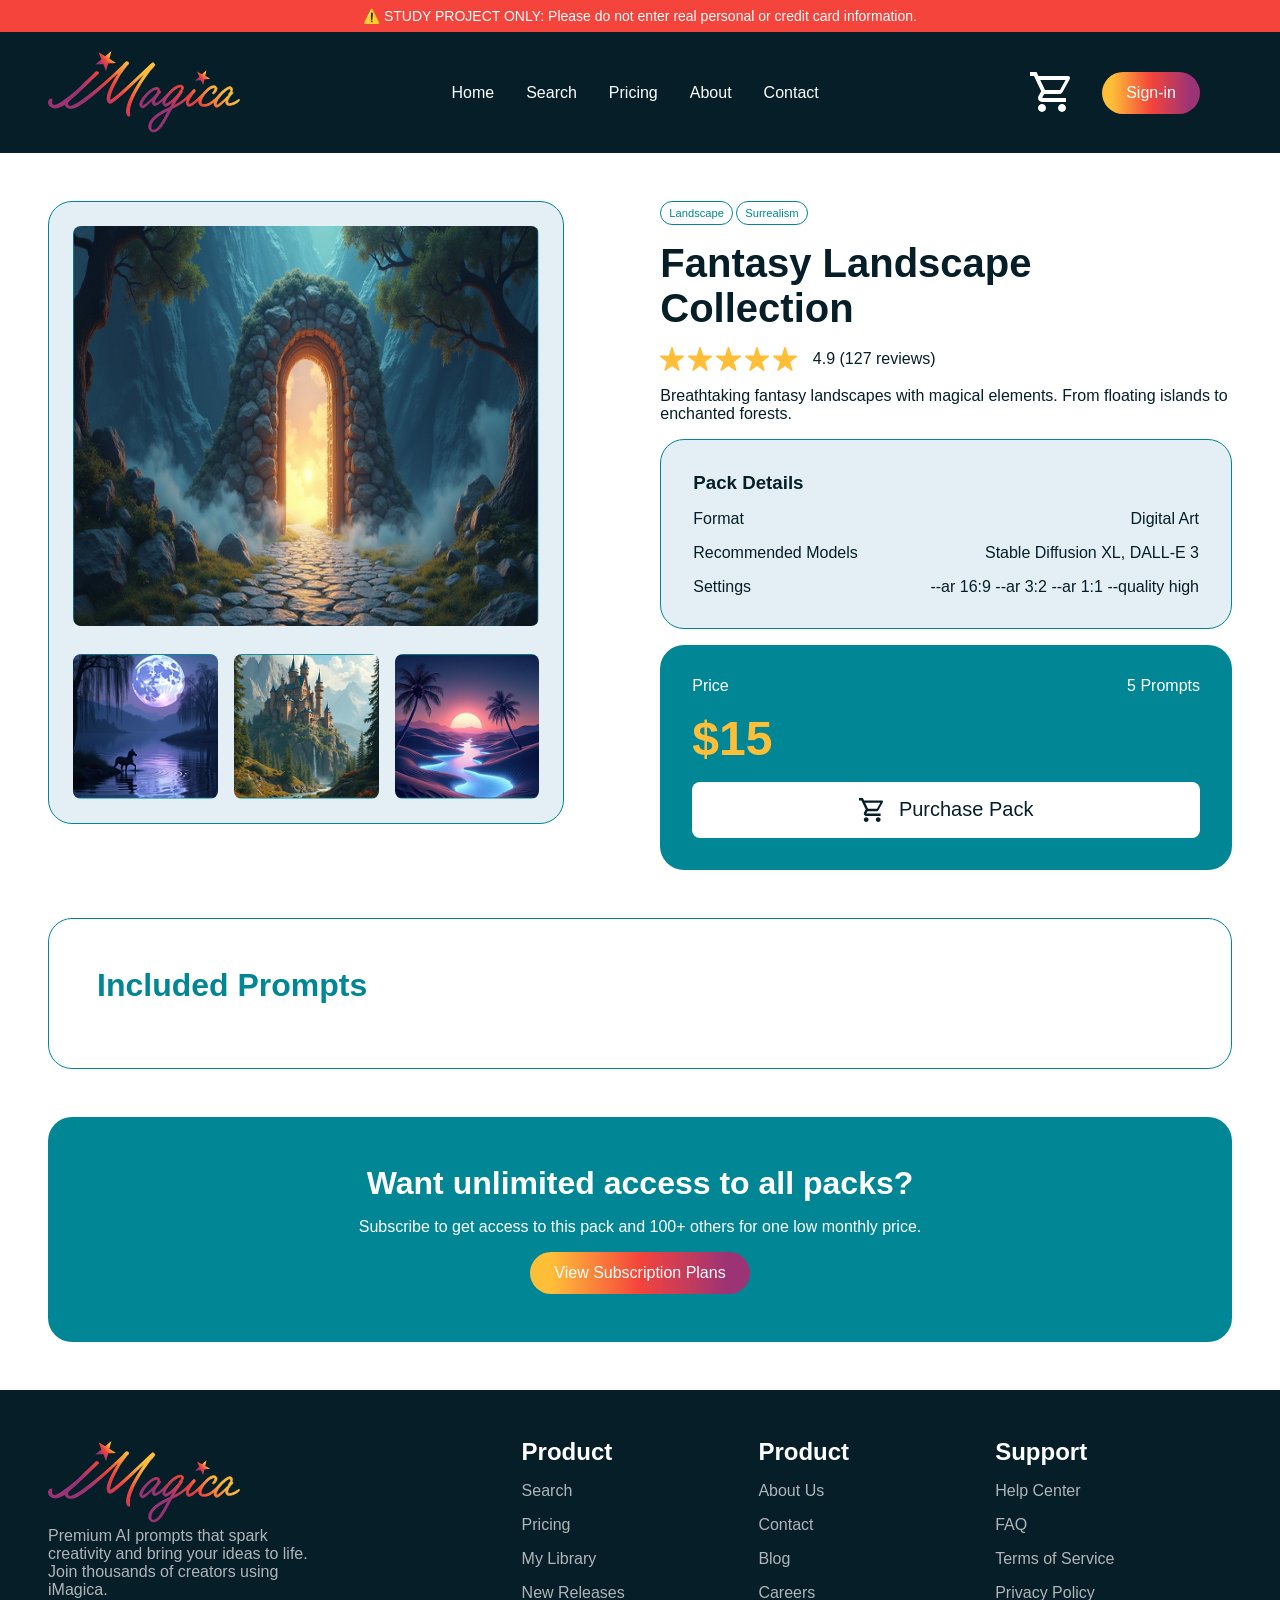
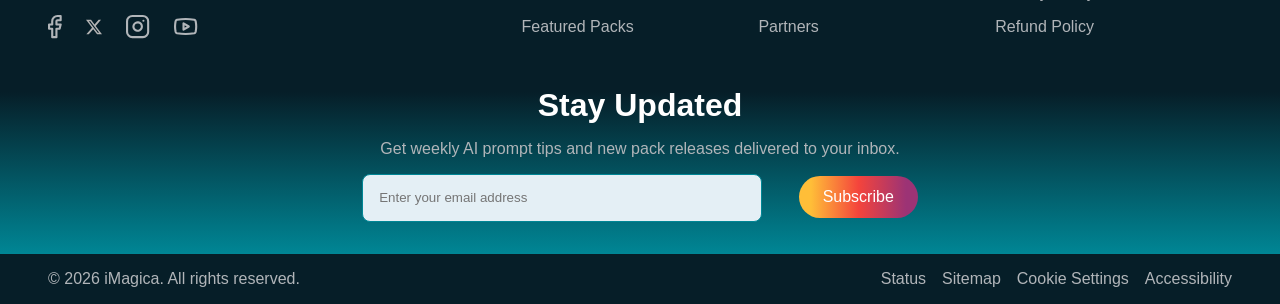
<file: productDetails.html>
<!DOCTYPE html>
<html lang="en">

<head>
  <meta charset="UTF-8">
  <meta name="viewport" content="width=device-width, initial-scale=1.0">
  <link rel="stylesheet" href="css/app.css">
  <title>iMagica Product Details</title>
</head>

<body>
  <div class="demoBanner">
      ⚠️ STUDY PROJECT ONLY: Please do not enter real personal or credit card information.
  </div>
  <header>
    <a href="index.html">
      <img class="logo" src="assets/images/logo.svg" alt="iMagica Logo">
    </a>
    <nav class="navbar">
      <a href="index.html">Home</a>
      <a href="library.html">Search</a>
      <a href="plans.html">Pricing</a>
      <a href="about.html">About</a>
      <a href="contact.html">Contact</a>
    </nav>
    <div class="rightHeader">
      <a href="checkoutProduct.html" class="cartIconContainer">
        <img class="cartIconMain" src="assets/images/cartIcon.svg" alt="cart icon">
        <span class="cartBadge">0</span>
      </a>
      <div id="authContainer">
        <a href="signIn.html" id="navSignInLink"><button class="multiButton">Sign-in</button></a>
      </div>    
    </div>    
  </div>
  </header>

  <div class="mobileHeader">
    <a href="index.html"><img src="assets/images/logo.svg" alt="iMagica Logo" class="mobileLogo"></a>
    <div class="mobileHeaderIcons">
      <div class="rightHeader">
        <a href="checkoutProduct.html" class="cartIconContainer">
          <img class="cartIconMain" src="assets/images/cartIcon.svg" alt="cart icon">
          <span class="cartBadge">0</span>
        </a>
        <a href="account.html"><img src="assets/images/profileIcon.svg" alt="Profile"></a>
      </div>
    </div>
  </div>

  <main>
    <div class="productDetailsContainer" id="mainProductCard">
      <div class="productImageContainer">
        <div class="mainImage">
          <img id="mainProdImg" src="assets/images/productImageLarge.png" alt="Product Image">
        </div>
        <div id="thumbGrid" class="thumbnailGrid">
          <img class="thumbnailImg" src="assets/images/productImageSmall1.png" alt="Product Image">
          <img class="thumbnailImg" src="assets/images/productImageSmall2.png" alt="Product Image">
          <img class="thumbnailImg" src="assets/images/productImageSmall3.png" alt="Product Image">
        </div>
      </div>

      <div class="productInfo">
        <div class="cardTags" id="prodTags">
          <p class="cardTag">Landscape</p>
          <p class="cardTag">Surrealism</p>
        </div>
        <h1 class="productHeading" id="prodTitle">Fantasy Landscape Collection</h1>
        <div class="ratings">
          <div class="starRating">
            <img class="ratingStar" src="assets/images/ratingStar.svg" alt="Filled Star">
            <img class="ratingStar" src="assets/images/ratingStar.svg" alt="Filled Star">
            <img class="ratingStar" src="assets/images/ratingStar.svg" alt="Filled Star">
            <img class="ratingStar" src="assets/images/ratingStar.svg" alt="Filled Star">
            <img class="ratingStar" src="assets/images/ratingStar.svg" alt="Filled Star">
          </div>
          <p>4.9 (127 reviews)</p>
        </div>
        <p id="prodDesc">Breathtaking fantasy landscapes with magical elements. From floating islands to enchanted forests.</p>
        
        <div class="packDetailsContainer">
          <h3>Pack Details</h3>
          <div class="packDetailsLine">
            <p>Format</p>
            <p>Digital Art</p>
          </div>
          <div class="packDetailsLine">
            <p>Recommended Models</p>
            <p>Stable Diffusion XL, DALL-E 3</p>
          </div>
          <div class="packDetailsLine">
            <p>Settings</p>
            <p>--ar 16:9 --ar 3:2 --ar 1:1 --quality high</p>
          </div>
        </div>

        <div class="packPurchaseContainer">
          <div class="packDetailsRow1">
            <p>Price</p>
            <p>5 Prompts</p>
          </div>
          <p class="packPrice" id="prodPrice">$15</p>
          <button class="whiteButton addToCartBtn" id="detailAddToCart">
            <img class="purchaseCartIcon" src="assets/images/blackCartIcon.svg" alt="Cart Icon">
            Purchase Pack
          </button>
        </div>
      </div>
    </div>
    
    <div class="includedPromptsContainer">
        <h3>Included Prompts</h3>
        <div id="promptList"></div>
    </div>

    <div class="unlimitedCTAContainer">
      <h1>Want unlimited access to all packs?</h2>
        <p>Subscribe to get access to this pack and 100+ others for one low monthly price.</p>
        <a href="plans.html"><button class="multiButton">View Subscription Plans</button></a>
    </div>

  </main>

  <nav class="mobileNav">
    <a href="index.html" class="navItem">
      <img src="assets/images/homeIcon.svg" alt="">
    </a>
    <a href="library.html" class="navItem">
      <img src="assets/images/searchIcon.svg" alt="">
    </a>
    <a href="plans.html" class="navItem">
      <img src="assets/images/priceIcon.svg" alt="">
    </a>
    <a href="about.html" class="navItem">
      <img src="assets/images/infoIcon.svg" alt="">
    </a>
    <a href="contact.html" class="navItem">
      <img src="assets/images/messageIcon.svg" alt="">
    </a>
  </nav>
  
  <footer>
    <div class="footerLinks">
      <div class="footerSection1">
        <a href="index.html">
          <img class="logo" src="assets/images/logo.svg" alt="iMagica Logo">
        </a>
        <p>Premium AI prompts that spark creativity and bring your ideas to life. Join thousands of creators using
          iMagica.</p>
        <div class="socialIcons">
          <img src="assets/images/facebook.svg" alt="Facebook Icon">
          <img src="assets/images/x.svg" alt="X Icon">
          <img src="assets/images/instagram.svg" alt="Instagram Icon">
          <img src="assets/images/youtube.svg" alt="YouTube Icon">
        </div>
      </div>
      <div class="footerSection2">
        <h3>Product</h3>
        <h2>Search</h2>
        <h2>Pricing</h2>
        <h2>My Library</h2>
        <h2>New Releases</h2>
        <h2>Featured Packs</h2>
      </div>
      <div class="footerSection3">
        <h3>Product</h3>
        <h2>About Us</h2>
        <h2>Contact</h2>
        <h2>Blog</h2>
        <h2>Careers</h2>
        <h2>Partners</h2>
      </div>
      <div class="footerSection4">
        <h3>Support</h3>
        <h2>Help Center</h2>
        <h2>FAQ</h2>
        <h2>Terms of Service</h2>
        <h2>Privacy Policy</h2>
        <h2>Refund Policy</h2>
      </div>
    </div>
    <div class="footerForm" id="footerSignupContainer">
      <h3>Stay Updated</h3>
      <p>Get weekly AI prompt tips and new pack releases delivered to your inbox.</p>
      <div id="newsletterInputGroup">
        <input type="email" id="footerEmail" placeholder="Enter your email address">
        <button class="multiButton" id="footerSubscribeBtn">Subscribe</button>
      </div>
      <div id="footerSuccessMessage" style="display: none; text-align: center;">
        <h3 style="color: #ffbe38;">Thanks for joining! ✨</h3>
        <p>Check your inbox for your first tip soon.</p>
      </div>
    </div>
    <div class="copyrightSection">
      <p>&copy; 2026 iMagica. All rights reserved.</p>
      <div class="legalLinks">
        <p>Status</p>
        <p>Sitemap</p>
        <p>Cookie Settings</p>
        <p>Accessibility</p>
      </div>
    </div>
  </footer>
</body>
<script src="js/app.js"></script>
</html>
</file>
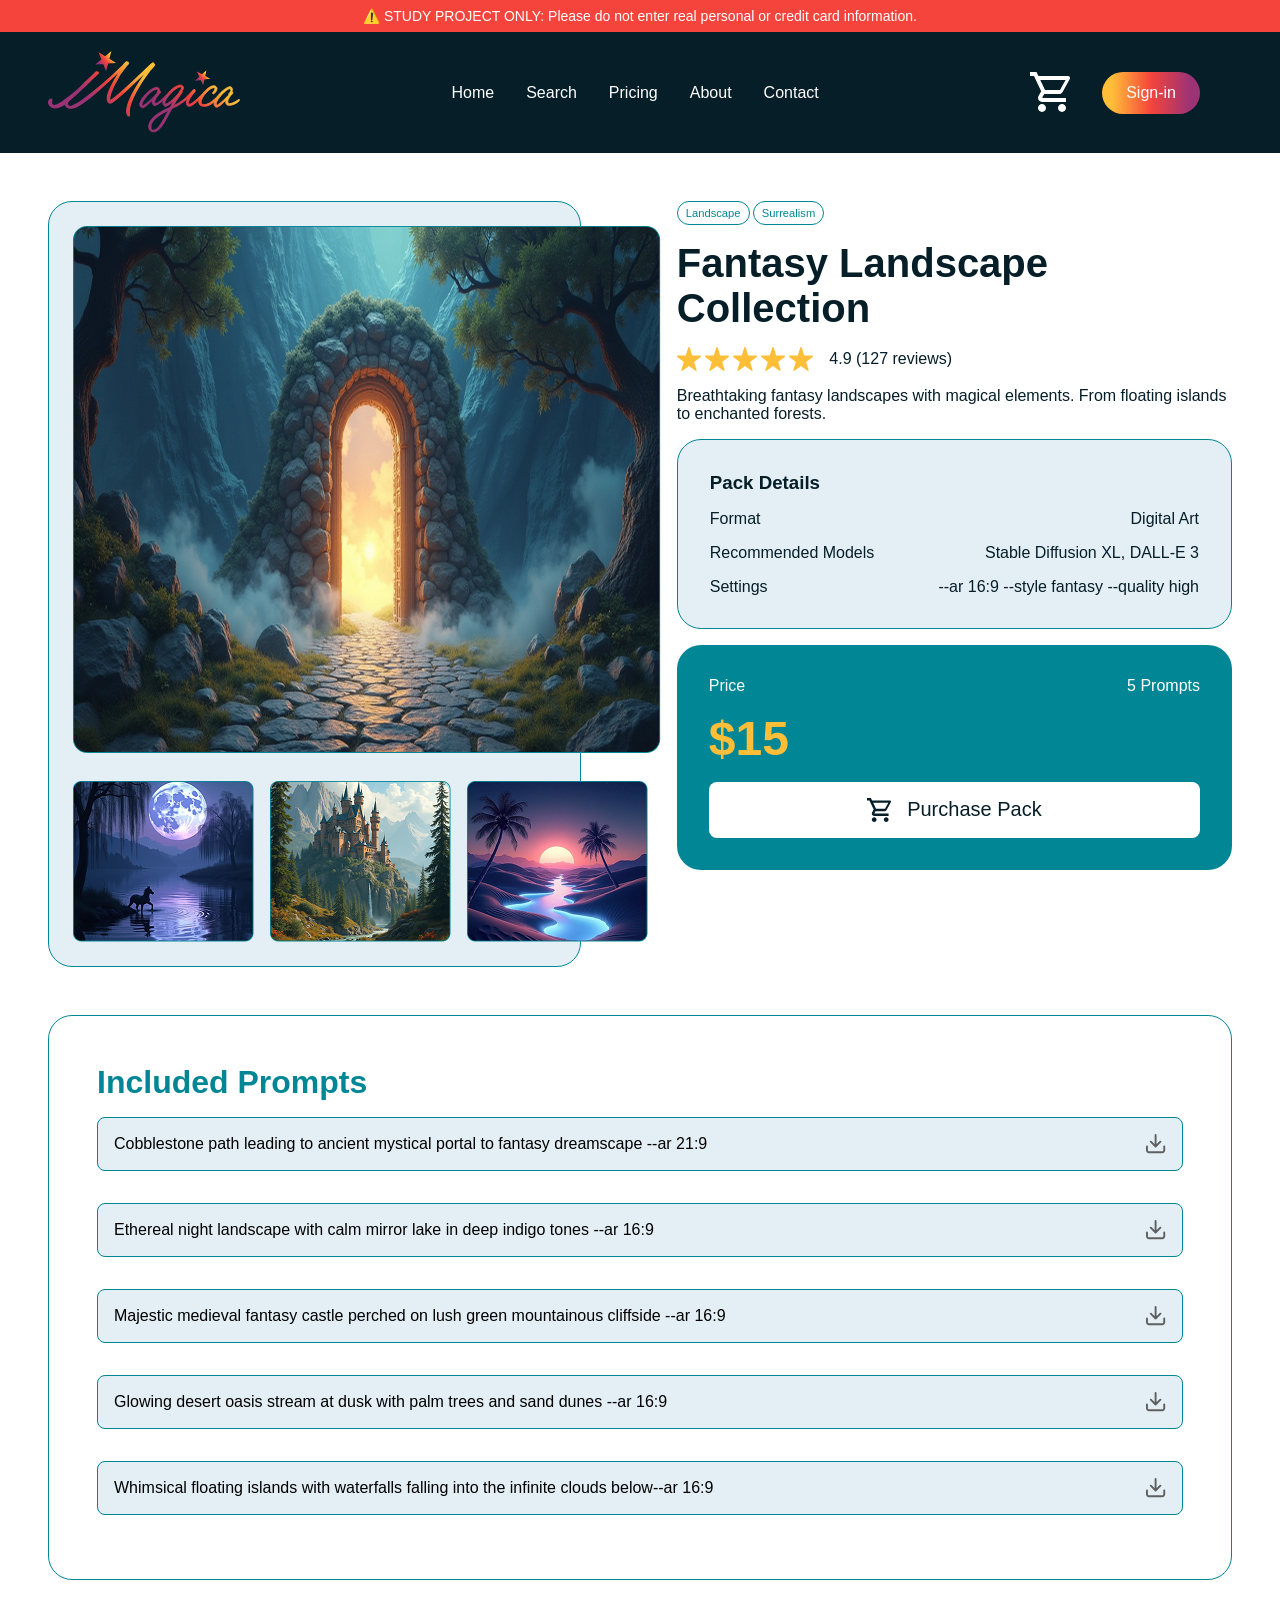
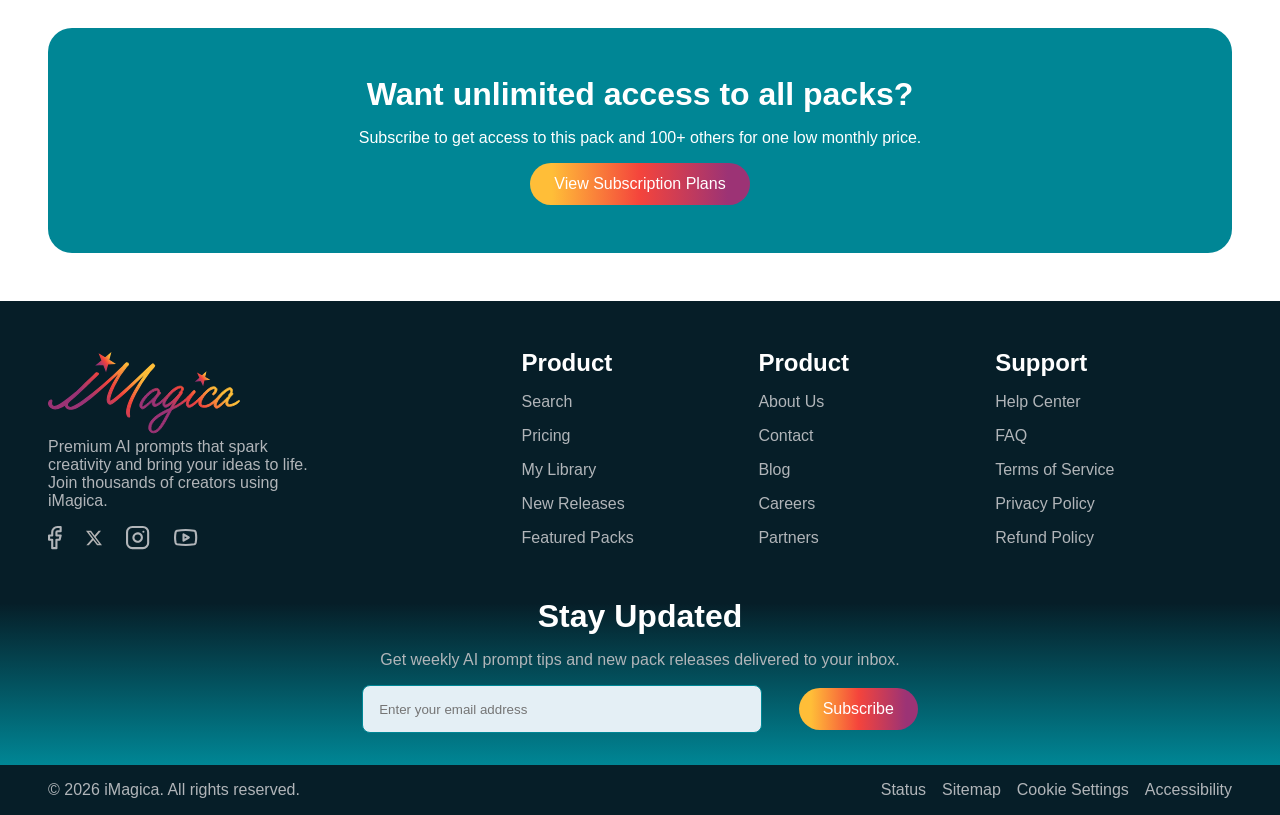
<file: productPage.html>
<!DOCTYPE html>
<html lang="en">

<head>
  <meta charset="UTF-8">
  <meta name="viewport" content="width=device-width, initial-scale=1.0">
  <link rel="stylesheet" href="css/app.css">
  <title>iMagica Product Details</title>
</head>

<body>
  <div class="demoBanner">
      ⚠️ STUDY PROJECT ONLY: Please do not enter real personal or credit card information.
  </div>
  <header>
    <a href="index.html">
      <img class="logo" src="assets/images/logo.svg" alt="iMagica Logo">
    </a>
    <nav class="navbar">
      <a href="index.html">Home</a>
      <a href="library.html">Search</a>
      <a href="plans.html">Pricing</a>
      <a href="about.html">About</a>
      <a href="contact.html">Contact</a>
    </nav>
    <div class="rightHeader">
      <a href="checkoutProduct.html" class="cartIconContainer">
        <img class="cartIconMain" src="assets/images/cartIcon.svg" alt="cart icon">
        <span class="cartBadge">0</span>
      </a>
      <a href="signIn.html"><button class="multiButton">Sign-in</button></a>
    </div>
  </header>

  <div class="mobileHeader">
    <a href="index.html"><img src="assets/images/logo.svg" alt="iMagica Logo" class="mobileLogo"></a>
    <div class="mobileHeaderIcons">
      <div class="rightHeader">
        <a href="checkoutProduct.html" class="cartIconContainer">
          <img class="cartIconMain" src="assets/images/cartIcon.svg" alt="cart icon">
          <span class="cartBadge">0</span>
        </a>
        <a href="account.html"><img src="assets/images/profileIcon.svg" alt="Profile"></a>
      </div>
    </div>
  </div>

  <main>
    <div class="productDetailsContainer">

      <div class="productImageContainer">
        <div class="mainImage">
          <img src="assets/images/productImageLarge.png" alt="Product Image">
        </div>
        <div class="thumbnailGrid">
          <img src="assets/images/productImageSmall1.png" alt="Product Image">
          <img src="assets/images/productImageSmall2.png" alt="Product Image">
          <img src="assets/images/productImageSmall3.png" alt="Product Image">
        </div>
      </div>

      <div class="productInfo">
        <div class="cardTags">
          <p class="cardTag">Landscape</p>
          <p class="cardTag">Surrealism</p>
        </div>
        <h1 class="productHeading">Fantasy Landscape Collection</h1>
        <div class="ratings">
          <div class="starRating">
            <img class="ratingStar" src="assets/images/ratingStar.svg" alt="Filled Star">
            <img class="ratingStar" src="assets/images/ratingStar.svg" alt="Filled Star">
            <img class="ratingStar" src="assets/images/ratingStar.svg" alt="Filled Star">
            <img class="ratingStar" src="assets/images/ratingStar.svg" alt="Filled Star">
            <img class="ratingStar" src="assets/images/ratingStar.svg" alt="Filled Star">
          </div>
          <p>4.9 (127 reviews)</p>
        </div>
        <p>Breathtaking fantasy landscapes with magical elements. From floating islands to enchanted forests.</p>
        
        <div class="packDetailsContainer">
          <h3>Pack Details</h3>
          <div class="packDetailsLine">
            <p>Format</p>
            <p>Digital Art</p>
          </div>
          <div class="packDetailsLine">
            <p>Recommended Models</p>
            <p>Stable Diffusion XL, DALL-E 3</p>
          </div>
          <div class="packDetailsLine">
            <p>Settings</p>
            <p>--ar 16:9 --style fantasy --quality high</p>
          </div>
        </div>

        <div class="packPurchaseContainer">
          <div class="packDetailsRow1">
            <p>Price</p>
            <p>5 Prompts</p>
          </div>
          <p class="packPrice">$15</p>
          <button class="whiteButton">
            <img class="purchaseCartIcon" src="assets/images/blackCartIcon.svg" alt="Cart Icon">
            Purchase Pack
          </button>
        </div>
      </div>
    </div>

    <div class="mobileProductDetailsContainer">

      <div class="mobileProductHeading">
        <h1 class="productHeading">Fantasy Landscape Collection</h1>
        <div class="ratings">
          <div class="starRating">
            <img class="ratingStar" src="assets/images/ratingStar.svg" alt="Filled Star">
            <img class="ratingStar" src="assets/images/ratingStar.svg" alt="Filled Star">
            <img class="ratingStar" src="assets/images/ratingStar.svg" alt="Filled Star">
            <img class="ratingStar" src="assets/images/ratingStar.svg" alt="Filled Star">
            <img class="ratingStar" src="assets/images/ratingStar.svg" alt="Filled Star">
          </div>
          <p>4.9 (127 reviews)</p>
        </div>
        <p>Breathtaking fantasy landscapes with magical elements. From floating islands to enchanted forests.</p>
      </div>

      <div class="productImageContainer">
        <div class="mainImage">
          <img src="assets/images/productImageLarge.png" alt="Product Image">
        </div>
        <div class="thumbnailGrid">
          <img src="assets/images/productImageSmall1.png" alt="Product Image">
          <img src="assets/images/productImageSmall2.png" alt="Product Image">
          <img src="assets/images/productImageSmall3.png" alt="Product Image">
        </div>
      </div>

      <div class="packDetailsContainer">
          <h3>Pack Details</h3>
          <div class="packDetailsLine">
            <p>Format</p>
            <p>Digital Art</p>
          </div>
          <div class="packDetailsLine">
            <p>Recommended Models</p>
            <p>Stable Diffusion XL, DALL-E 3</p>
          </div>
          <div class="packDetailsLine">
            <p>Settings</p>
            <p>--ar 16:9 --style fantasy --quality high</p>
          </div>
        </div>

        <div class="packPurchaseContainer">
          <div class="packDetailsRow1">
            <p>Price</p>
            <p>5 Prompts</p>
          </div>
          <p class="packPrice">$15</p>
          <button class="whiteButton">
            <img class="purchaseCartIcon" src="assets/images/blackCartIcon.svg" alt="Cart Icon">
            Purchase Pack
          </button>
        </div>
      </div>
    </div>

    </div>


    <div class="includedPromptsContainer">
      <h3>Included Prompts</h3>
      <div class="promptItemContainer">
        <p>Cobblestone path leading to ancient mystical portal to fantasy dreamscape --ar 21:9</p>
        <img src="assets/images/downloadIcon.svg" alt="Download Icon">
      </div>
      <div class="promptItemContainer">
        <p>Ethereal night landscape with calm mirror lake in deep indigo tones --ar 16:9</p>
        <img src="assets/images/downloadIcon.svg" alt="Download Icon">
      </div>
      <div class="promptItemContainer">
        <p>Majestic medieval fantasy castle perched on lush green mountainous cliffside --ar 16:9</p>
        <img src="assets/images/downloadIcon.svg" alt="Download Icon">
      </div>
      <div class="promptItemContainer">
        <p>Glowing desert oasis stream at dusk with palm trees and sand dunes --ar 16:9</p>
        <img src="assets/images/downloadIcon.svg" alt="Download Icon">
      </div>
      <div class="promptItemContainer">
        <p>Whimsical floating islands with waterfalls falling into the infinite clouds below--ar 16:9</p>
        <img src="assets/images/downloadIcon.svg" alt="Download Icon">
      </div>
    </div>

    <div class="unlimitedCTAContainer">
      <h1>Want unlimited access to all packs?</h2>
        <p>Subscribe to get access to this pack and 100+ others for one low monthly price.</p>
        <button class="multiButton">View Subscription Plans</button>
    </div>

  </main>

  <nav class="mobileNav">
    <a href="index.html" class="navItem">
      <img src="assets/images/homeIcon.svg" alt="">
    </a>
    <a href="library.html" class="navItem">
      <img src="assets/images/searchIcon.svg" alt="">
    </a>
    <a href="plans.html" class="navItem">
      <img src="assets/images/priceIcon.svg" alt="">
    </a>
    <a href="about.html" class="navItem">
      <img src="assets/images/infoIcon.svg" alt="">
    </a>
    <a href="contact.html" class="navItem">
      <img src="assets/images/messageIcon.svg" alt="">
    </a>
  </nav>
  
  <footer>
    <div class="footerLinks">
      <div class="footerSection1">
        <a href="index.html">
          <img class="logo" src="assets/images/logo.svg" alt="iMagica Logo">
        </a>
        <p>Premium AI prompts that spark creativity and bring your ideas to life. Join thousands of creators using
          iMagica.</p>
        <div class="socialIcons">
          <img src="assets/images/facebook.svg" alt="Facebook Icon">
          <img src="assets/images/x.svg" alt="X Icon">
          <img src="assets/images/instagram.svg" alt="Instagram Icon">
          <img src="assets/images/youtube.svg" alt="YouTube Icon">
        </div>
      </div>
      <div class="footerSection2">
        <h3>Product</h3>
        <h2>Search</h2>
        <h2>Pricing</h2>
        <h2>My Library</h2>
        <h2>New Releases</h2>
        <h2>Featured Packs</h2>
      </div>
      <div class="footerSection3">
        <h3>Product</h3>
        <h2>About Us</h2>
        <h2>Contact</h2>
        <h2>Blog</h2>
        <h2>Careers</h2>
        <h2>Partners</h2>
      </div>
      <div class="footerSection4">
        <h3>Support</h3>
        <h2>Help Center</h2>
        <h2>FAQ</h2>
        <h2>Terms of Service</h2>
        <h2>Privacy Policy</h2>
        <h2>Refund Policy</h2>
      </div>
    </div>
    <div class="footerForm">
      <h3>Stay Updated</h3>
      <p>Get weekly AI prompt tips and new pack releases delivered to your inbox.</p>
      <div>
        <input type="email" placeholder="Enter your email address">
        <button class="multiButton">Subscribe</button>
      </div>
    </div>
    <div class="copyrightSection">
      <p>&copy; 2026 iMagica. All rights reserved.</p>
      <div class="legalLinks">
        <p>Status</p>
        <p>Sitemap</p>
        <p>Cookie Settings</p>
        <p>Accessibility</p>
      </div>
    </div>
  </footer>
</body>
<script src="js/app.js"></script>
</html>
</file>
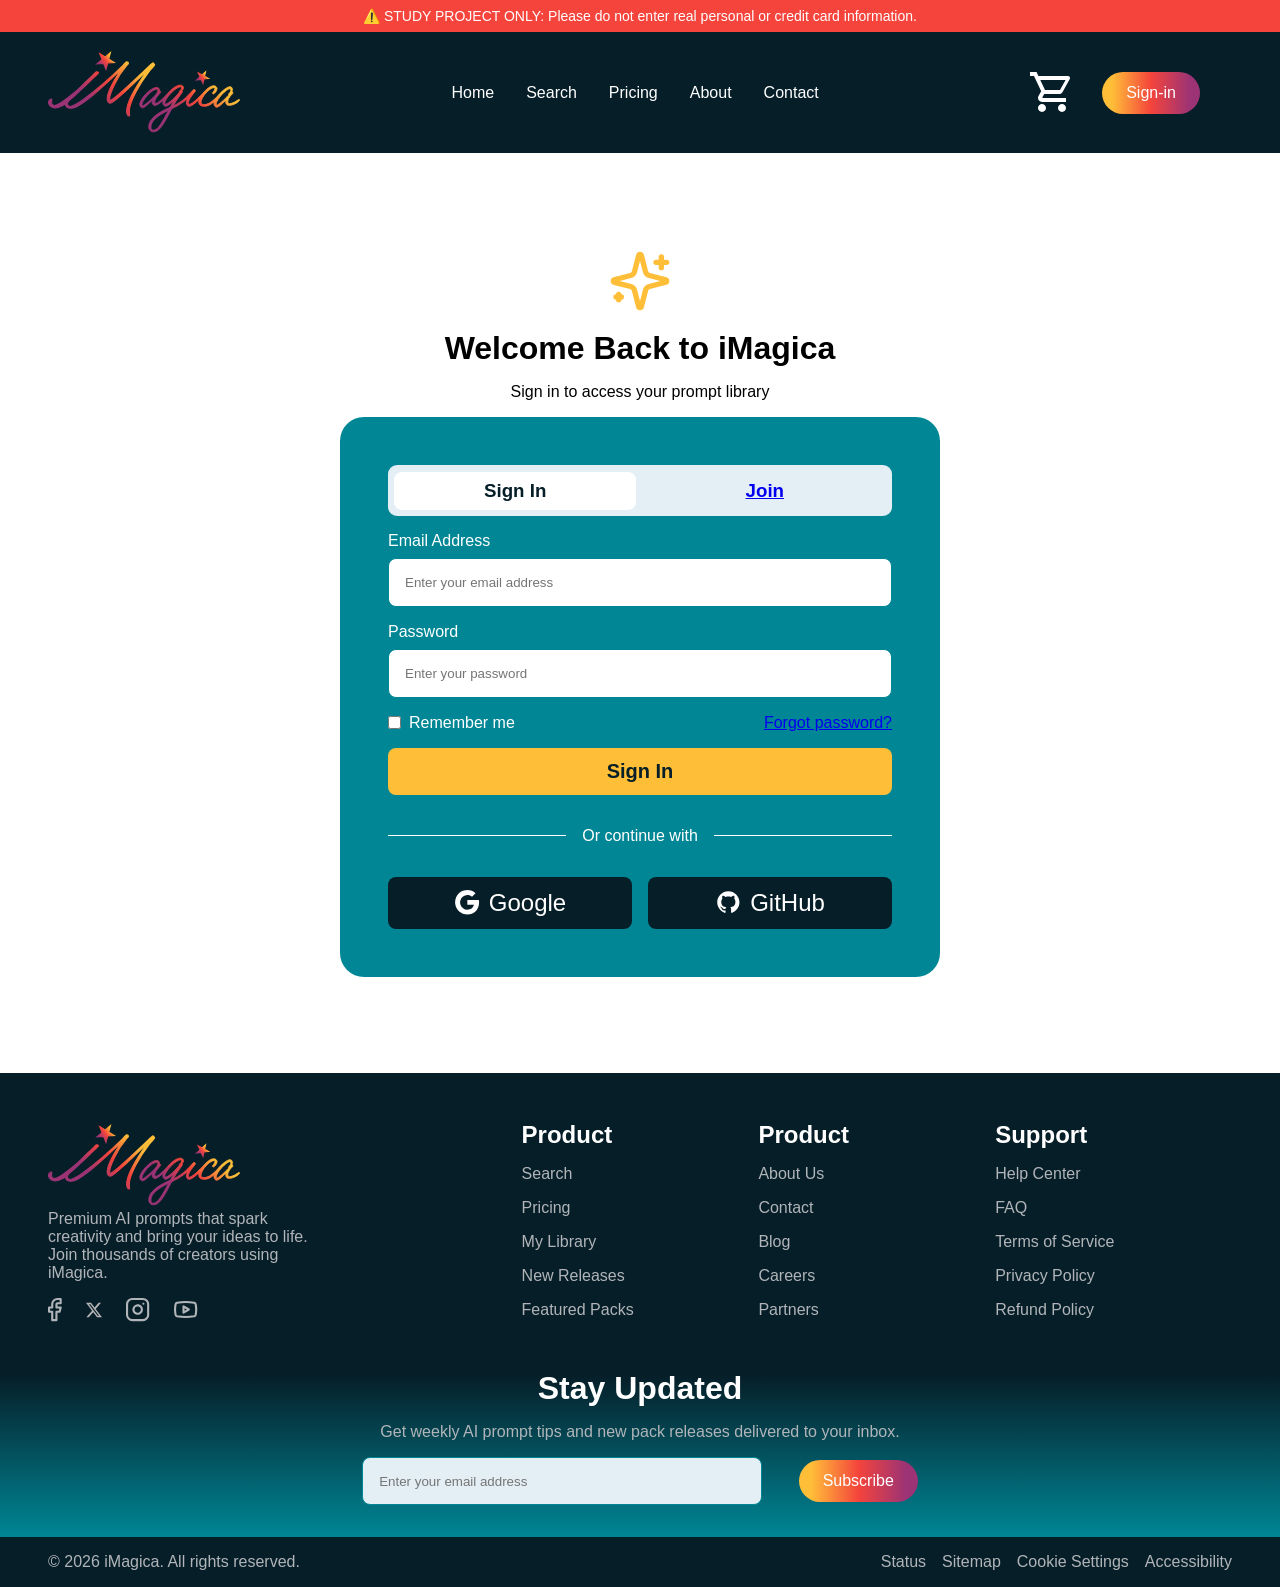
<file: signIn.html>
<!DOCTYPE html>
<html lang="en">

<head>
  <meta charset="UTF-8">
  <meta name="viewport" content="width=device-width, initial-scale=1.0">
  <link rel="stylesheet" href="css/app.css">
  <title>Sign-In to iMagica</title>
</head>

<body>
  <div class="demoBanner">
      ⚠️ STUDY PROJECT ONLY: Please do not enter real personal or credit card information.
  </div>
  <header>
    <a href="index.html">
      <img class="logo" src="assets/images/logo.svg" alt="iMagica Logo">
    </a>
    <nav class="navbar">
      <a href="index.html">Home</a>
      <a href="library.html">Search</a>
      <a href="plans.html">Pricing</a>
      <a href="about.html">About</a>
      <a href="contact.html">Contact</a>
    </nav>
    <div class="rightHeader">
      <a href="checkoutProduct.html" class="cartIconContainer">
        <img class="cartIconMain" src="assets/images/cartIcon.svg" alt="cart icon">
        <span class="cartBadge">0</span>
      </a>
      <div id="authContainer">
        <a href="signIn.html" id="navSignInLink"><button class="multiButton">Sign-in</button></a>
      </div>    
    </div>    
  </div>
  </header>

  <div class="mobileHeader">
    <a href="index.html"><img src="assets/images/logo.svg" alt="iMagica Logo" class="mobileLogo"></a>
    <div class="mobileHeaderIcons">
      <div class="rightHeader">
        <a href="checkoutProduct.html" class="cartIconContainer">
          <img class="cartIconMain" src="assets/images/cartIcon.svg" alt="cart icon">
          <span class="cartBadge">0</span>
        </a>
        <a href="account.html"><img src="assets/images/profileIcon.svg" alt="Profile"></a>
      </div>
    </div>
  </div>

  <main>
    <div class="signInContainer">
      <img src="assets/images/goldSparkle.svg" alt="Gold Sparkle">
      <h1>Welcome Back to iMagica</h1>
      <p>Sign in to access your prompt library</p>

      <div class="signInForm">
        <div class="signInJoinToggle">
          <h3 class="activeToggle">Sign In</h3>
          <h3 class="inactiveToggle"><a href="join.html">Join</a></h3>

        </div>
        <div class="signInInputGroup">
          <label for="email">Email Address</label>
          <input type="email" id="email" placeholder="Enter your email address">
        </div>
        <div class="signInInputGroup">
          <label for="password">Password</label>
          <input type="password" id="password" placeholder="Enter your password">
        </div>
        <div class="rememberForgot">
          <div class="rememberMeContainer">
            <input type="checkbox" id="rememberMeCheckbox">
            <label for="rememberMeCheckbox">Remember me</label>
          </div>
          <div>
            <a href="forgotPassword.html">Forgot password?</a>
          </div>
        </div>
        <button class="goldButton">Sign In</button>
        <div class="continueLine">
          <div class="line"></div>
          <p>Or continue with</p>
          <div class="line"></div>
        </div>
        <div class="socialButtonContainer">
          <button class="socialButton"><img src="assets/images/googleIcon.svg" alt="Google Icon">Google</button>
          <button class="socialButton"><img src="assets/images/githubIcon.svg" alt="GitHub Icon">GitHub</button>
        </div>
      </div>
    </div>
  </main>

  <nav class="mobileNav">
    <a href="index.html" class="navItem">
      <img src="assets/images/homeIcon.svg" alt="">
    </a>
    <a href="library.html" class="navItem">
      <img src="assets/images/searchIcon.svg" alt="">
    </a>
    <a href="plans.html" class="navItem">
      <img src="assets/images/priceIcon.svg" alt="">
    </a>
    <a href="about.html" class="navItem">
      <img src="assets/images/infoIcon.svg" alt="">
    </a>
    <a href="contact.html" class="navItem">
      <img src="assets/images/messageIcon.svg" alt="">
    </a>
  </nav>
  
  <footer>
    <div class="footerLinks">
      <div class="footerSection1">
        <a href="index.html">
          <img class="logo" src="assets/images/logo.svg" alt="iMagica Logo">
        </a>
        <p>Premium AI prompts that spark creativity and bring your ideas to life. Join thousands of creators using
          iMagica.</p>
        <div class="socialIcons">
          <img src="assets/images/facebook.svg" alt="Facebook Icon">
          <img src="assets/images/x.svg" alt="X Icon">
          <img src="assets/images/instagram.svg" alt="Instagram Icon">
          <img src="assets/images/youtube.svg" alt="YouTube Icon">
        </div>
      </div>
      <div class="footerSection2">
        <h3>Product</h3>
        <h2>Search</h2>
        <h2>Pricing</h2>
        <h2>My Library</h2>
        <h2>New Releases</h2>
        <h2>Featured Packs</h2>
      </div>
      <div class="footerSection3">
        <h3>Product</h3>
        <h2>About Us</h2>
        <h2>Contact</h2>
        <h2>Blog</h2>
        <h2>Careers</h2>
        <h2>Partners</h2>
      </div>
      <div class="footerSection4">
        <h3>Support</h3>
        <h2>Help Center</h2>
        <h2>FAQ</h2>
        <h2>Terms of Service</h2>
        <h2>Privacy Policy</h2>
        <h2>Refund Policy</h2>
      </div>
    </div>
    <div class="footerForm" id="footerSignupContainer">
      <h3>Stay Updated</h3>
      <p>Get weekly AI prompt tips and new pack releases delivered to your inbox.</p>
      <div id="newsletterInputGroup">
        <input type="email" id="footerEmail" placeholder="Enter your email address">
        <button class="multiButton" id="footerSubscribeBtn">Subscribe</button>
      </div>
      <div id="footerSuccessMessage" style="display: none; text-align: center;">
        <h3 style="color: #ffbe38;">Thanks for joining! ✨</h3>
        <p>Check your inbox for your first tip soon.</p>
      </div>
    </div>
    <div class="copyrightSection">
      <p>&copy; 2026 iMagica. All rights reserved.</p>
      <div class="legalLinks">
        <p>Status</p>
        <p>Sitemap</p>
        <p>Cookie Settings</p>
        <p>Accessibility</p>
      </div>
    </div>
  </footer>
</body>
<script src="js/app.js"></script>
</html>
</file>
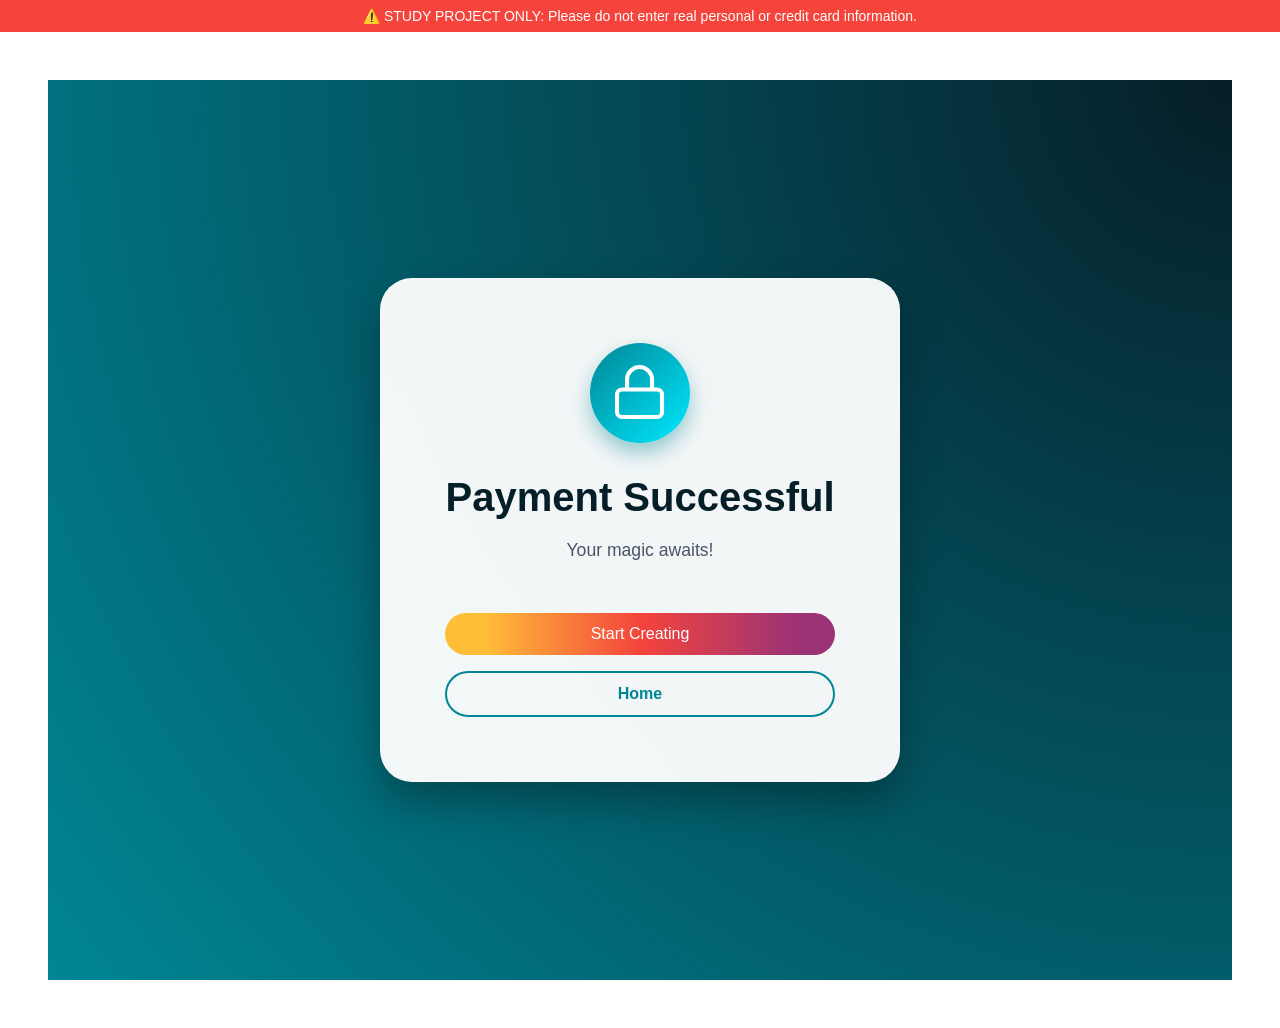
<file: success.html>
<!DOCTYPE html>
<html lang="en">
<head>
    <meta charset="UTF-8">
    <meta name="viewport" content="width=device-width, initial-scale=1.0">
    <link rel="stylesheet" href="css/app.css">
    <title>Purchase Successful | iMagica</title>
</head>
<body>
    <div class="demoBanner">
      ⚠️ STUDY PROJECT ONLY: Please do not enter real personal or credit card information.
    </div>
    
    <main class="successMain">
        <div class="successCard">
            <div class="successIconContainer">
                <img src="assets/images/greenLock.svg" alt="Success" class="successCheck">
            </div>
            <h1 id="successHeading">Payment Successful</h1>
            <p id="successMessage">Your magic awaits!</p>
            
            <div class="successActions">
            <a href="account.html" class="multiButton">Start Creating</a>
            <a href="index.html" class="secondaryBtn">Home</a>
        </div>
        </div>

        </main>
    </body>
</html>
</file>
<file: css/app.css>
* {
  box-sizing: border-box;
  margin: 0;
  padding: 0;
  scroll-behavior: smooth;
  font-family: "Lexend Deca", Helvetica;
}

header {
  align-items: center;
  display: flex; 
  background: #061e28; 
  justify-content: space-between;
  flex-direction: row;
  padding: 1rem 3rem;
}

main {
  background: #ffffff;
  font-family: "Lexend Deca", Helvetica;
  margin: 3rem;
}

.logo {
  width: 12rem;
}

.demoBanner {
  background: #F4443C;
  color: #ffffff;
  text-align: center;
  padding: 0.5rem;
  font-size: 0.875rem;
}

.navbar {
  align-items: center;
  display: flex;
  gap: 0;
}

nav a {
  color: #ffffff;
  font-size: 1rem;
  font-weight: 400;
  text-decoration: none;
  padding: 0.8rem 1rem;
  transition: all 0.3s ease;
  width: 100%;
  align-items: center;
  display: flex;
  justify-content: center;
}

.navbar a.active {
  color: #ffffff;
  font-weight: 700;
  position: relative;
  background: linear-gradient(335deg, rgba(2, 12, 16, 0.75) 50%, rgba(1, 181, 198, 0.75) 100%);
  box-shadow: inset 0px 0px 12px rgba(0, 0, 0, 0.65);
  border-bottom: 2px solid #00e9ff;
  border-radius: 4px 0 0 0;
}

.navbar a:hover:not(.active) {
  background: linear-gradient(180deg, rgba(2, 12, 16, 0.75) 80%, rgba(1, 181, 198, 0.75) 100%);
  box-shadow: inset 0px 0px 12px rgba(0, 0, 0, 0.65);
  color: #00e9ff;
}

.navbar a.active::after {
  content: "";
  position: absolute;
  bottom: -5px;
  left: 50%;
  transform: translateX(-50%);
  width: 70%;
  height: 2px;
  background: #00e9ff;
  filter: blur(4px);
  opacity: 0.7;
}

.multiButton {
  background: linear-gradient(90deg, rgba(255, 190, 56, 1) 10%, rgba(244, 68, 60, 1) 50%, rgba(156, 51, 117, 1) 90%);
  border-radius: 24px;
  border: none;
  padding: 12px 24px;
  font-size: 16px;
  color: #ffffff;
  cursor: pointer; 
  white-space: nowrap;
  text-decoration: none;
}

.multiButton:hover {
  background: linear-gradient(90deg, rgba(255, 189, 56, 0.7) 20%, rgba(244, 69, 60, 0.7) 50%, rgba(156, 51, 118, 0.7) 80%);
  color: #061e28ac;
}

.homeMultiButton {
  background: linear-gradient(90deg, rgba(255, 190, 56, 1) 10%, rgba(244, 68, 60, 1) 50%, rgba(156, 51, 117, 1) 90%);
  border-radius: 24px;
  border: none;
  padding: 12px 24px;
  font-size: 16px;
  color: #ffffff;
  cursor: pointer; 
  white-space: nowrap;
  width: 100%;
}

.homeMultiButton:hover {
  background: linear-gradient(90deg, rgba(255, 189, 56, 0.7) 20%, rgba(244, 69, 60, 0.7) 50%, rgba(156, 51, 118, 0.7) 80%);
  color: #061e28ac;
}

.rightHeader { 
  display: flex;
  gap: 2rem;
  margin-right: 2rem;
}

#headerCart {
  width: 3rem;
  height: 3rem;
}

.cartIconContainer {
  position: relative;
  display: inline-block;
  text-decoration: none;
}

.cartIconMain {
  width: 2.5rem;
  height: 2.5em;
  display: block;
}

.cartBadge {
  position: absolute;
  top: -7px;
  right: -4px;
  background-color: #F4443C;
  color: #ffffff !important; 
  font-size: 0.8rem;
  font-weight: 700;
  width: 1.5rem;
  height: 1.5rem;
  border-radius: 50%;
  border: 2px solid #061e28;
  display: none;
  align-items: center;
  justify-content: center;
  line-height: 1;
  text-align: center;
  padding: 0;
  overflow: hidden;
  z-index: 10;   
}

.cartBadge.show {
  display: flex;
}

footer {
  background: #061e28;
  padding-top: 3rem;
}

.footerLinks {
  display: flex;
  padding: 0 3rem;
}

.footerSection1 {
  display: flex;
  flex-direction: column;
  color: #b1b5b9;
  width: 40%;
}

.footerSection1 p {
  width: 60%;
}

.footerSection2, .footerSection3, .footerSection4 {
  display: flex;
  flex-direction: column;
  gap: 1rem;
  width: 20%;
}

.footerLinks h3 {
  color: #ffffff;
  font-size: 1.5rem;
  font-weight: 600;
}

.footerLinks h2 {
  color: #b1b5b9;
  font-size: 1rem;
  font-weight: 400;
}

.socialIcons {
  display: flex;
  gap: 1.5rem;
  margin-top: 1rem;
  width: 1rem;
}

.footerForm {
  margin-top: 3rem;
  padding-bottom: 2rem;
  background: linear-gradient(180deg, rgba(6, 30, 40, 1) 3%, rgba(0, 134, 149, 1) 100%);
  display: flex;
  flex-direction: column;
  align-items: center;
  gap: 1rem;
}

.footerForm h3 {
  color: #ffffff;
  font-family: "Lexend Deca", Helvetica;
  font-size: 2rem;
  font-weight: 600;
  text-align: center;
}

.footerForm p {
  color: #b1b5b9;
}

.footerForm input {
  background: #e4eff5;
  height: 3rem;
  width: 25rem;
  color: #b1b5b9;
  border: none;
  border-radius: 8px;
  padding: 1rem 2rem;
  margin-right: 2rem;
}

.copyrightSection {
  display: flex;
  flex-direction: row;
  justify-content: space-between;
  background: #061e28;
  color: #b1b5b9;
  font-size: 1rem;
  width: 100%;
  padding: 1rem 3rem;
}

.legalLinks {
  display: flex;
  gap: 1rem;
}

.heroSection {
  background: #061e28;
}

.heroTitle {
  display: flex;
  justify-content: center;
  gap: 2rem;
  color: #ffffff;
  font-size: 2rem;
  font-weight: 600;
  margin: 0 2rem;
}

.magicContainer {
  position: relative;
  display: inline-block;
}

#magicBase {
  top: 0;
  left: 0;
  height: 6rem;
}

#magicOverlay {
  position: absolute;
  top: 0;
  left: 0;
  height: 6rem;
  animation: magic-fade 2s ease-in-out infinite;
}

@keyframes magic-fade {
  0%, 100% {
    opacity: 0;
  }
  50% {
    opacity: 1; 
  }
}

.heroBody {
  display: flex;
  gap: 3rem;
}

.heroContent {
  display: flex;
  flex-direction: column;
  gap: 3rem;
  width: 50%;
  margin-left: 3rem;
}

#heroDescription {
  color: #ffffff;
  font-size: 1.25rem;
}

.heroButtonContainer {
  display: flex;
  height: fit-content;
  gap: 1.5rem;
  margin-top: 3rem;
}

.heroButton {
  width: 50%;
}

#heroImageContainer {
  width: 50%;
}

.inputSearch {
  display: flex;
  align-items: center;
  gap: 1rem;
  border: #b1b5b9 1px solid;
  border-radius: 24px;
  padding: 1rem 2rem;
  width: 100%;
}

.inputSearch input {
  background: transparent;
  border: none;
  font-size: 1rem;
  color: #b1b5b9;
  width: 100%;
}

.styleTagContainer {
  display: flex;
  flex-wrap: wrap;
  gap: 0.3rem;
}

.styleTag {
  background: transparent;
  border: #008695 1px solid;
  width: fit-content;
  border-radius: 24px;
  padding: 0.4rem 0.8rem;
  font-size: 0.875rem;
  color: #b1b5b9;
  cursor: pointer;
  pointer-events: auto;
  transition: all 0.2s ease;
}

.styleTag:hover {
  color: #ffffff;
  border-color: #ffffff;
}

.sectionHeading {
  color: #061e28;
  font-size: 3rem;
  font-weight: 600;
  text-align: center;
  margin: 3rem;
}

#featuredPacksContainer {
  display: grid; 
  grid-template-columns: repeat(auto-fit, minmax(300px, 1fr));
  gap: 2rem;
}

.packCard {
  display: flex;
  flex-direction: column;
  border: #b1b5b9 1px solid;
  border-radius: 8px;
  box-shadow: 0 5px 4px rgba(0, 0, 0, 0.4);
  overflow: hidden;
  max-width: 350px;
  background: #e4eff5;
  margin: 0 auto;
}

.cardContent {
  display: flex;
  flex-direction: column;
  gap: 1rem;
  padding: 1rem;
  background: #e4eff5;
  border: none;
  min-height: 200px;
}

.cardImageContainer {
  line-height: 0;    
  font-size: 0;     
  overflow: hidden; 
  background: transparent; 
  border: none;          
  outline: none;
  margin: -1rem;
}

#cardImage {
  display: block;
  width: 100%;
  height: 100%;
  object-fit: cover;
  border: none;
  outline: none;
}

.cardLine1 {
  display: flex;
  justify-content: space-between;
}

.cardPrice {
  color: #008695;
  font-size: 1.5rem;
  font-weight: 600;
}

.cardTags {
  display: flex;
  gap: 0.2rem;
}

.cardTag {
  background: transparent;
  border: #008695 1px solid;
  width: fit-content;
  border-radius: 24px;
  padding: 0.3rem 0.5rem;
  font-size: 0.7rem;
  color: #008695;
  align-content: center;
  cursor: pointer;
  transition: all 0.2s ease;
}

.cardTag:hover {
  background-color: #008695;
  color: #ffffff !important;
  border-color: #008695;
}

.promptCount {
  color: #008695;
  font-size: 0.875rem;
}

.cardMoreInfo {
  background: #008695;
  color: #ffffff;
  font-size: 0.875rem;
  border: none;
  border-radius: 8px;
  padding: 0.4rem 0.8rem;
  width: fit-content;
  text-decoration: none;
}

.cardLastLine {
  display: flex;
  justify-content: space-between;
  align-items: baseline  ;
}

.cardTitle {
  color: #061e28;
  font-size: 1.25rem;
  font-weight: 600;
}

.cardDescription {
  color: #061e28;
  font-size: 1rem;
  line-height: 1.5;
  min-height: 4.5em;
  display: -webkit-box;
  -webkit-line-clamp: 3;
  -webkit-box-orient: vertical;
  overflow: hidden;
}

.cardButtonIcon {
  width: 1rem;
  height: 1rem;
}

.cardButton {
  display: flex;
  gap: 1rem;
  align-items: center;
  justify-content: center;
} 

#trustSection {
  display: grid;
  grid-template-columns: repeat(auto-fit, minmax(250px, 1fr));
  gap: 1rem;
  align-items: center;
  padding: 2rem;
  background: #e4eff5;
  justify-content: center;
}

.trustBadge {
  display: flex;
  flex-direction: column;
  gap: 1rem;
  align-items: center;
  width: auto;
  border: #008695 1px solid;
  border-radius: 8px;
  padding: 1rem 2rem;
  background: #ffffff;
  text-align: center;
  height: 100%;
}

.trustIcon {
  width: 2rem;
  height: 2rem;
}

.trustTitle {
  color: #061e28;
  font-size: 1.25rem;
  font-weight: 600;
}

.trustDescription {
  color: #061e28;
  font-size: 1rem;
}

#whySection {
  background: #008695;
  max-width: 1200px;
  margin: 3rem auto;
  padding: 3rem 2rem;
  border-radius: 24px;
}

#whyHeading {
  color: #ffffff;
  font-size: 3rem;
  font-weight: 600;
  text-align: center;
}

.whyContent {
  display: grid;
  grid-template-columns: repeat(auto-fit, minmax(250px, 1fr));
  gap: 2rem;
  margin-top: 2rem;
  justify-content: center;
  place-items: center;
}

.whyTitle {
  color: #ffbe38;
  font-size: 1.5rem;
  font-weight: 600;
}

.whyPoint {
  display: flex;
  flex-direction: column;
  gap: 1rem;
  align-items: center;
  max-width: 15rem;
  text-align: center;
  align-content: center;
}

.whyDescription {
  color: #ffffff;
  font-size: 1rem;
}

.whyIcon {
  width: 3rem;
  height: 3rem;
}

#featuredSection {
  margin: 3rem auto;
}

.aboutHeroContent {
  background-image: url("../assets/images/aboutHeroBackground.png");
  background-repeat: no-repeat;
  background-size: cover;
  background-position: center;
  width: 100%;
  display: flex;
  flex-direction: column;
  gap: 2rem;
}

#teamImage {
  width: 90%;
  height: auto;
  align-self: center;
}

#aboutTitle1 {
  color: #ffffff;
  font-size: 4rem;
  font-weight: 600;
  align-self: center;
  margin-top: 2rem;
}

#aboutTitle2 {
  color: #ffbe38;
  font-size: 4rem;
  font-weight: 600;
  align-self: center;
}

#aboutSubtitle {
  color: #ffffff;
  font-size: 1.25rem;
  align-self: center;
  text-align: center;
}

.blueContainer {
  display: flex;
  flex-direction: column;
  gap: 1.5rem;
  margin: 2rem auto;
  width: 100%;
  border-radius: 24px;
  border: #008695 1px solid;
  padding: 3rem;
  max-width: 1200px;
  background: #e4eff5;
  box-shadow: 0 5px 4px rgba(0, 0, 0, 0.4);
  align-self: center;
  justify-content: center;
}

.blueContainer a {
  display: flex;
  justify-content: center;
  text-decoration: none;
  width: 100%; 
}

.blueContainerHeader {
  display: flex;
  justify-content: left;
  gap: 1rem;
  color: #008695;
  font-size: 1.5rem;
  font-weight: 600;
  text-align: center;
}

.blueContainer p {
  color: #061e28;
  font-size: 1.25rem;
  text-align: left;
}

.blueContainerHeaderIcon {
  width: 2rem;
  height: 2rem;
  align-self: center;
}

.whoPointContainer {
  display: flex;
  flex-direction: column;
  gap: 1rem;
  margin-left: 2rem;
}

.whoPoints h3 {
  color: #061e28;
  font-size: 1.5rem;
  font-weight: 600;
  text-align: left;
}

.whoPoints {
  display: flex;
  flex-direction: column;
  gap: 0.5rem;
  padding-left: 1rem;
}

#whoPoint1, #whoPoint5 {
  border-left: #ffbe38 4px solid;
}

#whoPoint2 {
  border-left: #9C3375 4px solid;
}

#whoPoint3 {
  border-left: #F4443C 4px solid;
}

#whoPoint4 {
  border-left: #008695 4px solid;
}

.whatContainer {
  display: flex;
  gap: 2rem;
} 

.whatItemContainer {
  display: grid;
  grid-template-columns: 1fr 1fr;
  gap: 1rem;
  align-items: center;
}

.whatItem {
  display: flex;
  gap: 1rem;
  align-items: top;
  text-align: left;
}

.flashIcon {
  width: 3.5rem;
  height: 3.5rem;
}

.whatText {
  color: #061e28;
  font-size: 1.25rem;
}

.whatText h3 {
  color: #061e28;
  font-size: 1.5rem;
  font-weight: 600;
  margin-bottom: 1rem;
}

#philosophySection {
  display: flex;
  flex-direction: column;
  gap: 1rem;
  margin: 3rem auto;
  max-width: 1200px;
  text-align: left;
}

.philosophyPointContainer {
  display: flex;
  background: #e4eff5;
  gap: 2rem;
  padding: 1rem;
  border-radius: 8px;
  align-items: center;
}

.arrow {
  border: solid #008695;
  border-width: 0 3px 3px 0; 
  display: inline-block;
  padding: 3px;
}

.right {
  transform: rotate(-45deg);
  -webkit-transform: rotate(-45deg);
}

#philosophyHeader {
  color: #008695;
  font-size: 3rem;
  font-weight: 600;
  text-align: left;
}

#readyCTA {
  display: flex;
  flex-direction: column;
  gap: 1rem;
  align-items: center;
  margin: 3rem auto;
}

#readyCTA h2 {
  color: #061e28;
  font-size: 3rem;
  font-weight: 600;
}

.libraryGrid {
  display: grid;
  grid-template-columns: repeat(3, 1fr); 
  gap: 3rem 2rem; 
  max-width: 1250px; 
  margin: 3rem auto;
  padding: 0 1rem;
}

.productDetailsContainer {
  display: flex;
  align-items: flex-start;
  gap: 4rem;
  max-width: 1200px;
  margin: 3rem auto;
  color: #061e28;
  justify-content: center;
}

.productImageContainer {
  display: flex;
  flex-direction: column;
  width: 45%;
  gap: 1.5rem;
  padding: 1.5rem;
  border-radius: 24px;
  background: #e4eff5;
  border: #008695 1px solid;
}

#mainProdImg {
  width: 100%;
  height: 400px;
  object-fit: cover;
  border-radius: 8px;
  aspect-ratio: 3 / 2;
}

.thumbnailGrid {
  display: grid;
  grid-template-columns: repeat(3, 1fr);
  gap: 1rem;
}

.thumbnailImg {
  width: 100%;
  aspect-ratio: 1 / 1;
  object-fit: cover;
  border-radius: 8px;
}

.thumbnailImg:hover {
  border-color: #008695; 
}

.ratings {
  display: flex;
  gap: 1rem;
  align-items: center;
}

.starRating {
  display: flex;
  gap: 4px;
}

.ratingStar {
  display: flex;
  gap: 4px;
  height: 1.5rem;
}

.packPurchaseContainer {
  display: flex;
  flex-direction: column;
  gap: 1rem;
  width: 100%;
  background: #008695;
  color: #ffffff;
  border-radius: 24px;
  padding: 2rem;
}

.packDetailsRow1 {
  display: flex;
  justify-content: space-between;
  align-items: center;
}

.packPrice {
  color: #ffbe38;
  font-size: 3rem;
  font-weight: 600;
}

.purchaseCartIcon {
  width: 1.5rem;
  height: 1.5rem;
}

.whiteButton {
  display: flex;
  gap: 1rem;
  align-items: center;
  justify-content: center;
  background: #ffffff;
  color: #061e28;
  font-size: 1.25rem;
  border: none;
  border-radius: 8px;
  padding: 1rem 2rem;
}

.packDetailsContainer {
  display: flex;
  flex-direction: column;
  gap: 16px;
  color: #061e28;
  background: #e4eff5;
  border: #008695 1px solid;
  padding: 2rem;
  border-radius: 24px;
}

.packDetailsLine {
  display: flex;
  justify-content: space-between;
  align-items: center;
}

.productInfo {
  display: flex;
  flex-direction: column;
  justify-content: space-between;
  margin-left: 2rem;
  gap: 1rem;
  width: 50%;
}

.productHeading {
  color: #061e28;
  font-size: 2.5rem;
  font-weight: 600;
}

.includedPromptsContainer {
  display: flex;
  flex-direction: column;
  gap: 1rem;
  border: #008695 1px solid;
  border-radius: 24px;
  padding: 3rem;
  width: 100%;
  max-width: 1200px;
  margin: 3rem auto;
}

.includedPromptsContainer h3 {
  color: #008695;
  font-size: 2rem;
  font-weight: 600;
}

.promptItemContainer {
  display: flex;
  justify-content: space-between;
  align-items: center;
  background: #e4eff5;
  border: #008695 1px solid;
  border-radius: 8px;
  padding: 1rem;
  margin-bottom: 1rem;
}

.promptItemContainer {
  display: flex;
  justify-content: space-between;
  align-items: center;
  background: #e4eff5;
  border: #008695 1px solid;
  border-radius: 8px;
  padding: 1rem;
}

.unlimitedCTAContainer {
  display: flex;
  flex-direction: column;
  gap: 1rem;
  align-items: center;
  background: #008695;
  color: #ffffff;
  border-radius: 24px;
  padding: 3rem;
  max-width: 1200px;
  margin: 3rem auto;
}

.accountHeading {
  color: #061e28;
  font-size: 3rem;
  font-weight: 600;
  text-align: left;
}

.account h3 {
  font-size: 2rem;
  font-weight: 600;
}

.manageSubscriptionContainer {
  display: flex;
  justify-content: space-between;
  align-items: center;
  background: #008695;
  color: #ffffff;
  border-radius: 24px;
  padding: 3rem;
  margin: 3rem auto;
}

.account {
  display: flex;
  flex-direction: column;
  gap: 1rem;
  text-align: left;
}

.accountSummaryContainer {
  display: flex;
  justify-content: space-between;
  margin: 3rem auto;
}

.accountStatContainer {
  display: flex;
  flex-direction: column;
  gap: 8px;
  background: #e4eff5;
  border: #008695 1px solid;
  border-radius: 8px;
  padding: 2rem;
  width: 30%;
}

.accountStatContainer h3 {
  color: #061e28;
  font-size: 1.6rem;
  font-weight: 600;
}

.accountStatContainer p {
  color: #008695;
  font-size: 1.6rem;
  font-weight: 600;
}

.purchasedPacksContainer {
  border: #008695 1px solid;
  border-radius: 24px;
  padding: 3rem;
}

.accountSettingsContainer {
  display: flex;
  flex-direction: column;
  gap: 1rem;
  background: #e4eff5;
  border: #008695 1px solid;
  border-radius: 24px;
  padding: 3rem;
  margin-top: 3rem;
  margin-bottom: 8rem;
}

.purchasedCardContainer {
  display: grid;
  grid-template-columns: repeat(3, 1fr);
  gap: 2rem;
  margin-top: 2rem;
}

.cardContent {
  height: 50%;
}

.purchasedPacksContainer h2 {
  color: #061e28;
  font-size: 2rem;
  font-weight: 600;
}

.settingsRow {
  display: flex;
  justify-content: space-between;
  align-items: center;
  padding: 1rem;
  border-bottom: #008695 1px solid;
}

#accountSettingsHeading {
  color: #061e28;
  font-size: 2rem;
  font-weight: 600;
  margin-bottom: 1rem;
}

.settingsRow h2 {
  text-align: left;
}

.settingsRow p {
  text-align: left;
}

.editButton {
  background: #ffffff;
  color: #008695;
  font-size: 1rem;
  border: none;
  border-radius: 8px;
  padding: 1rem 2rem;
}

#contactTop {
  display: flex;
  gap: 3rem;
  justify-content: center;
  max-width: 1200px;
  margin: 3rem auto;
}

#contactSubheading {
  color: #061e28;
  font-size: 1.25rem;
  text-align: center;
  margin-top: -2rem;
}

.contactForm {
  display: flex;
  flex-direction: column;
  gap: 1rem;
  width: 50%;
  background: #008695;
  color: #ffffff;
  border-radius: 24px;
  padding: 3rem;
}

#contactFormHeading {
  display: flex;
  align-items: left;
  gap: 1rem;
  color: #ffffff;
  font-weight: 600;
  font-size: 1.5rem;
}

.contactForm input, .contactForm textarea {
  background: #e4eff5;
  border: none;
  border-radius: 8px;
  padding: 1rem 1rem;
  font-size: 1rem;
  color: #061e28;
}

.contactFormMessage {
  margin-top: 3rem;
}

.contactInfo {
  display: flex;
  flex-direction: column;
  gap: 1rem;
  background: #ffffff;
  border: #008695 1px solid;
  border-radius: 24px;
  padding: 3rem;
  text-align: left;
}

.contactInfo h2 {
  color: #008695;
  font-size: 2.5rem;
  font-weight: 600;
}

.contactInfoHeader {
  display: flex;
  align-items: center;
  gap: 1rem;
}

.contactTopRight  {
  display: flex;
  flex-direction: column;
  justify-content: space-between;
  gap: 1rem;
}

.supportContainer {
  display: flex;
  flex-direction: column;
  align-items: center;
  gap: 1rem;
  background: #e4eff5;
  border: #008695 1px solid;
  border-radius: 24px;
  padding: 3rem;
  text-align: center;
}

.supportContainer h2 {
  color: #008695;
  font-size: 2.5rem;
  font-weight: 600;
}

.viewPlansButton {
  background: #008695;
  color: #ffffff;
  font-size: 1.25rem;
  border: none;
  border-radius: 8px;
  padding: 1rem 2rem;
  align-self: center;
}

#faqHeading {
  display: flex;
  align-items: center;
  gap: 1rem;
  color: #008695;
  font-size: 2rem;
  font-weight: 600;
  text-align: center;
}

#faqContainer {
  display: flex;
  flex-direction: column;
  gap: 1rem;
  margin: 3rem auto;
  max-width: 1200px;
  text-align: left;
}

.faqItem {
  border: 1px solid #008695;
  border-radius: 8px;
  margin-bottom: 1rem;
  background: #e4eff5;
  overflow: hidden; /* Clips the answer when closed */
  transition: all 0.3s ease;
}

.faqHeader {
  padding: 1.5rem;
  display: flex;
  justify-content: space-between;
  align-items: center;
  cursor: pointer;
}

.faqHeader h3 {
  font-size: 1.1rem;
  color: #061e28;
  margin: 0;
}

.faqAnswer {
  max-height: 0; /* Hidden by default */
  padding: 0 1.5rem;
  transition: all 0.4s cubic-bezier(0, 1, 0.5, 1);
  background: #ffffff;
}

.faqAnswer p {
  padding: 1rem 0 1.5rem 0;
  color: #4a5568;
  line-height: 1.6;
}

/* Active State Styles */
.faqItem.active {
  border-color: #ffbe38; /* Highlight the border when open */
}

.faqItem.active .faqAnswer {
  max-height: 200px; /* Big enough to show content */
}

.faqItem.active .arrow {
  transform: rotate(-135deg); /* Flips arrow up */
  margin-top: 6px;
}

.down {
  transform: rotate(45deg);
  -webkit-transform: rotate(45deg);
}

#questionIcon {
  width: 3rem;
  height: 3rem;
}

#refundPolicyContainer {
  display: flex;
  flex-direction: column;
  gap: 1rem;
  background: #e4eff5;
  border: #008695 1px solid;
  border-radius: 24px;
  padding: 3rem;
  max-width: 1200px;
  margin: 3rem auto;
}

#refundPolicyContainer h2 {
  color: #008695;
  font-size: 2.5rem;
  font-weight: 600;
  margin-bottom: 1rem;
}

#refundPolicyContainer h3 {
  margin-bottom: -0.7rem;
}

.plansContainer {
  display: flex;
  gap: 2rem;
  justify-content: center;
  align-items: center;
}

.bluePlanCard, .whitePlanCard {
  width: 380px;
  min-height: 550px;
  display: flex;
  flex-direction: column;
  justify-content: space-between;
}

.whitePlanCard {
  min-height: 620px; 
  position: relative; 
  border: #008695 1px solid;
  border-radius: 24px;
  padding: 3rem;
  transform: scale(1.05);
  box-shadow: 0 10px 30px rgba(0, 134, 149, 0.2);
  z-index: 2;
}

.bluePlanCard {
  background: #008695;
  color: #ffffff;
  border-radius: 24px;
  padding: 3rem;
}

.whitePlanCard h2 {
  color: #008695;
  font-size: 3rem;
  font-weight: 600;
  text-align: center;
  margin-bottom: -1rem;
}

.bluePlanCard h2 {
  color: #ffffff;
  font-size: 2.2rem;
  font-weight: 600;
  text-align: center;
}

.planPrice {
  font-size: 4rem;
  font-weight: 700;
  color: inherit; 
  margin-top: 1rem;
}

.customBullets1, .customBullets2, .customDownloadBullets {
  display: flex;
  flex-direction: column;
  gap: 1rem;
  text-align: left;
  list-style: none;
  padding: 0;
  margin: 2rem 0;
}

.customBullets1 li {
  display: flex;        
  align-items: flex-start; 
  gap: 1rem;            
  text-align: left;
}

.customDownloadBullets li {
  display: flex;        
  align-items: flex-start; 
  gap: 1rem;            
  text-align: left;
}

.customBullets1 li::before {
  content: "✓";
  color: #ffbe38;
  font-weight: 700;
  flex-shrink: 0;
}

.customBullets2 li {
  display: flex;        
  align-items: flex-start; 
  gap: 1rem;            
  text-align: left;
}

.customBullets2 li::before {
  content: "✓";
  color: #008695; 
  font-weight: 700;
  flex-shrink: 0;       
}

.customDownloadBullets li::before {
  content: url(../assets/images/downloadIcon.svg);
  color: #061e28;
  font-weight: 700;
  flex-shrink: 0;
}

.plansHeader {
  display: flex;
  flex-direction: column;
  gap: 8px;
  text-align: center;
  margin-bottom: 1rem;
  margin-top: 2rem;
}

.plansHeader h2 {
  margin-top: 2rem;
  color: #061e28;
  font-size: 2rem;
  font-weight: 600;
  text-align: center;
}


.plansHeader h1 {
  font-size: 3rem;
}

.plansSection {
  display: flex;
  flex-direction: column;
  gap: 2rem;
  max-width: 1200px;
  margin: 3rem auto;
}

.mostPopularContainer {
  position: absolute;
  top: -20px; 
  left: 50%;
  transform: translateX(-50%);
  display: flex;
  gap: 8px;
  align-items: center;
  background: #008695;
  color: #ffffff;
  border-radius: 24px;
  padding: 0.5rem 1rem;
  width: max-content;
  z-index: 10;
}

.priceContainer {
  display: flex;
  align-items: baseline;
  justify-content: center;
  gap: 4px;
}



.bluePlanCard .planPrice {
  color: #ffbe38;
}

.whitePlanCard .planPrice {
  color: #008695;
}

.greenButton {
  background: #008695;
  color: #ffffff;
  border: none;
  border-radius: 8px;
  padding: 1rem 2rem;
  font-size: 1.25rem;
  align-self: center;
  width: 100%;
}

#individualPacks {
  text-align: center;
}

#individualPacksHeading {
  color: #061e28;
  font-size: 2rem;
  font-weight: 600;
  text-align: center;
}

#includedContainer {
  display: flex;
  flex-direction: column;
  gap: 1rem;
  border: #008695 1px solid;
  border-radius: 24px;
  padding: 3rem;
  max-width: 1200px;
  margin: 3rem auto;
  box-shadow: 0 5px 4px rgba(0, 0, 0, 0.4);
 
}

#includedContainer h2 {
  color: #008695;
  font-size: 2.5rem;
  font-weight: 600;
}

#includedChart {
  width: 100%;
  height: auto;
}

.tableContainer {
  overflow-x: auto;
  margin-top: 2rem;
}

.comparisonTable {
  width: 100%;
  border-collapse: collapse;
}

.comparisonTable thead th {
  padding: 1rem;
  text-align: center;
  color: #061e28;
  font-weight: 600;
  font-size: 1rem;
  border-bottom: #008695 2px solid;
}

.comparisonTable thead th:first-child {
  text-align: left;
}

.comparisonTable td {
  padding: 1rem 1.5rem;
  text-align: center;
  color: #061e28;
  font-size: 1rem;
}

.comparisonTable td:first-child {
  text-align: left;
  font-weight: 600;
}

.comparisonTable tbody tr:nth-child(odd) {
  background-color: transparent;
}

.comparisonTable tbody tr:nth-child(even) {
  background-color: #e4eff5; 
}

.comparison-table td.check {
  color: #008695;
  font-weight: 600;
  font-size: 1rem;
}

.faqSection2 {
  display: flex;
  flex-direction: column;
  gap: 16px;
  margin: 3rem auto;
  max-width: 1200px;
}

.faqContainer2 {
  display: grid;
  grid-template-columns: repeat(2, 1fr);
  gap: 2rem;
}

.faqItem2 {
  display: flex;
  flex-direction: column;
  justify-content: space-between;
  background: #008695;
  color: #ffffff;  
  border-radius: 8px;
  padding: 2rem;
  align-items: left;
}

.faqItem2 h3 {
  color: #ffffff;
  font-size: 1.25rem;
  font-weight: 600;
  text-align: left;
}

.faqItem2 p {
  color: #ffffff;
  font-size: 1rem;
  margin-top: 1rem;
  text-align: left;
}

.faqSection2 h2 {
  color: #061e28;
  font-size: 2.5rem;
  font-weight: 600;
  text-align: center;
  margin-bottom: 1rem;
}

.subscriptionContainer {
  display: flex;
  max-width: 1200px;
  margin: 3rem auto;
}

.summaryContainer {
  display: flex;
  flex-direction: column;
  gap: 1rem;
  border: #008695 1px solid;
  border-radius: 24px;
  padding: 3rem;
  width: 50%;
}

.summaryContainer h2 {
  color: #008695;
  font-size: 2.3rem;
  font-weight: 600;
}

.orderPlan {
  display: flex;
  flex-direction: column;
  gap: 8px;
  background: #e4eff5;
  color: #061e28;
  border: #008695 1px solid;
  border-radius: 24px;
  padding: 2rem 1rem 1rem 2rem;
  text-align: left;
  margin-bottom: 2rem;
}

#cartItemsList {
  margin-top: 2rem;
}

#planPrice {
  color: #061e28;
  font-size: 3rem;
  font-weight: 600;
}

.planPriceContainer {
  display: flex;
  align-items: baseline;
  gap: 4px;
}

.orderDetails h3 {
  text-align: left;
}

.priceBreakdown {
  display: flex;
  flex-direction: column;
  gap: 8px;
  border-top: #008695 1px solid;
  border-bottom: #008695 1px solid;
  padding: 1rem 0;
  text-align: left;
}

.priceBreakdownRow {
  display: flex;
  justify-content: space-between;
  align-items: center;
}

.totalContainer {
  display: flex;
  align-items: baseline;
  justify-content: space-between;
  gap: 4px;
  font-weight: 600;
  margin-bottom: 2rem;
}

#guaranteeContainer {
  display: flex;
  flex-direction: column;
  gap: 2rem;
  align-items: center;
  background: #e4eff5;
  border: #008695 1px solid;
  border-radius: 24px;
  padding: 2rem;
  max-width: 1200px;
  margin: 3rem auto;
  text-align: center;
  width: 100%;
}

#guaranteeContainer h3 {
  color: #008695;
  font-size: 1.5rem;
  font-weight: 600;
}

#checkoutFormHeading {
  display: flex;
  align-items: center;
  gap: 1rem;
  justify-content: left;
  margin-bottom: 2rem;
  font-size: 1.5rem;
}

.checkoutForm {
  display: flex;
  flex-direction: column;
  gap: 1rem;
  background: #e4eff5;
  color: #061e28;
  border-radius: 24px;
  padding: 3rem;
  max-width: 1200px;
}

.subscriptionFormContainer {
  display: flex;
  justify-content: center;
  gap: 3rem;
  max-width: 1200px;
  margin: 3rem auto;
  align-items: stretch; 
}

.summaryContainer, .checkoutForm {
  flex: 1; 
  display: flex;
  flex-direction: column;
  padding: 3rem;
  border: 1px solid #008695;
  border-radius: 24px;
  text-align: left;
}

#guaranteeContainer, 
.secureCheckoutNote {
  margin-top: auto; 
}

#saveTag { 
  background: #008695; 
  color: white; 
  border-radius: 20px; 
  padding: 0.5rem 1rem; 
  width: fit-content; 
  margin-top: 0.5rem;
  font-size: 0.8rem;
}

.inputGroup { 
  margin-bottom: 3rem; 
  display: flex; 
  flex-direction: column; 
}

.inputGroup label { 
  font-weight: 600; 
  margin-bottom: 0.5rem; 
  color: #008695; 
  font-size: 1rem; 
}

input[type="text"], input[type="email"], input[type="password"], input[type="name"] {
  padding: 1rem;
  border: 1px solid #008695;
  border-radius: 8px;
}

.topInput { 
  border-bottom: none; 
  border-radius: 8px 8px 0 0; 
}

.splitInput { 
  display: flex; 
}

.bottomLeft { 
  flex: 2; 
  border-radius: 0 0 0 8px; 
  border-right: none; 
}

.bottomRight { 
  flex: 1; 
  border-radius: 0 0 8px 0; 
}

.bottomFull { 
  border-top: none; 
  border-radius: 0 0 8px 8px; 
}
.termsContainer { 
  display: flex; 
  gap: 1rem; 
  align-items: flex-start; 
  margin: 2rem 0; 
  font-size: 1rem; 
}

.subscribeBtn { 
  width: 100%; 
  height: 4rem; 
  font-size: 1.25rem; 
  cursor: pointer; 
}

.secureCheckoutNote {
  display: flex; 
  justify-content: center; 
  align-items: center;
  gap: 1rem; 
  margin-top: auto; 
  color: #008695; 
  font-size: 1rem;
  padding-top: 2rem;
}

.productSummary {
  display: flex;
  gap: 1rem;
  margin-bottom: 1.5rem;
  padding-bottom: 1rem;
  border-bottom: 1px solid #008695;
  transition: opacity 0.3s ease;
}

.productSummary:last-of-type {
  border-bottom: none;
}

.removeItem {
    background: none;
    border: none;
    color: #a0aec0; /* Soft grey */
    font-size: 1.5rem;
    cursor: pointer;
    line-height: 1;
    padding: 0 5px;
    transition: color 0.2s ease;
}

.removeItem:hover {
    color: #e53e3e; /* Red on hover */
}

#downloadMessage {
  display: flex;
  align-items: center;
  gap: 1rem;
  color: #061e28;
  justify-content: center;
  background: #b1b5b9;
  border-radius: 8px;
  padding: 0.5rem;
}

.signInContainer, .joinContainer {
  display: flex;
  flex-direction: column;
  gap: 1rem;
  align-items: center;
  padding: 3rem;
  max-width: 1200px;
  margin: 1rem auto;
}

.signInForm, .joinForm {
  display: flex;
  flex-direction: column;
  gap: 16px;
  background: #008695;
  color: #ffffff;
  border-radius: 24px;
  padding: 3rem;
  width: 100%;
  max-width: 600px;
  height: auto;
}

.signInJoinToggle {
  display: flex;
  gap: 8px;
  background: #e4eff5;
  width: 100%;
  border-radius: 9px;
  padding: 0.4rem;
  justify-content: center;
  text-align: center;
}

.activeToggle {
  background: #ffffff;
  color: #061e28;
  border-radius: 8px;
  padding: 0.5rem 0.5rem;
  align-content: center;
  width: 50%;
}

.inactiveToggle {
  color: #b1b5b9;
  padding: 0.5rem 0.5rem;
  align-content: center;
  width: 50%;
  text-decoration: none;
}

.goldButton {
  background: #ffbe38;
  color: #061e28;
  font-weight: 700;
  font-size: 1.25rem;
  border: none;
  border-radius: 8px;
  align-self: center;
  width: 100%;
  padding: 0.75rem 0;
}

.rememberMeContainer {
  display: flex;
  gap: 8px;
  align-items: center;
}

.rememberForgot {
  display: flex;
  justify-content: space-between;
  width: 100%;
}

.socialButton {
  display: flex;
  gap: 8px;
  align-items: center;
  justify-content: center;
  background: #061e28;
  color: #ffffff;
  font-size: 1.5rem;
  border: none;
  border-radius: 8px;
  padding: 0.75rem 1.5rem;
  width: 50%;
}

.socialButtonContainer {
  display: flex;
  gap: 1rem;
  justify-content: center;
  margin-top: 1rem;
}

.continueLine {
  display: flex;
  align-items: center;
  gap: 1rem;
  color: #ffffff;
  margin-top: 1rem;
}

.line {
  flex: 1;
  height: 1px;
  background: #ffffff;
}

.agreeContainer {
  display: flex;
  gap: 8px;
  align-items: center;
  justify-content: left;
  margin: 1rem;
}

#freePackContainer {
  width: 600px;
  text-align: left;
}

.joinInputGroup, .signInInputGroup {
  display: flex;
  flex-direction: column;
  gap: 0.5rem;
}

.joinInputGroup label {
  font-weight: 400;
  color: #ffffff;
  font-size: 1rem;
  text-align: left;
}

.signInInputGroup label {
  font-weight: 400;
  color: #ffffff;
  font-size: 1rem;
  text-align: left;
}

.homeInputSearch {
  display: flex;
  align-items: center;
  gap: 1rem;
  border: #b1b5b9 1px solid;
  border-radius: 24px;
  padding: 0.5rem 1rem;
  width: 100%;
}

.homeInputSearch input {
  border: none;
  width: 100%;
  font-size: 1.25rem;
  background: transparent;
  color: #ffffff;
  outline: none;
}

.homeInputSearch:focus-within {
  border-color: #00e9ff;
  box-shadow: 0 0 8px rgba(0, 233, 255, 0.3);
}

.searchSortContainer {
  display: flex;
  justify-content: space-between;
  align-items: center;
  max-width: 1250px;
  margin: 0 auto 2rem auto;
  padding: 0 1rem;
  gap: 2rem;
}

.searchWrapper {
  display: flex;
  align-items: center;
  gap: 1rem;
  border: #b1b5b9 1px solid;
  border-radius: 24px;
  padding: 0.8rem 1.5rem;
  flex: 2;
  background: #ffffff;
}

.searchWrapper input {
  border: none;
  width: 100%;
  font-size: 1rem;
  outline: none;
}

.sortWrapper {
  flex: 1;
  display: flex;
  align-items: center;
  gap: 1rem;
  justify-content: flex-end;
}

#sortPacks {
  padding: 0.8rem;
  border-radius: 8px;
  border: 1px solid #008695;
  background: #ffffff;
  cursor: pointer;
}

.v2-note {
  text-align: center;
  color: #b1b5b9;
  margin: 4rem 0;
  font-style: italic;
}

/* --- Animation Keyframes --- */
@keyframes fadeInCard {
  from { opacity: 0; transform: translateY(10px); }
  to { opacity: 1; transform: translateY(0); }
}

/* The class we will trigger with JS */
.fadeIn {
  animation: fadeInCard 0.4s ease-out forwards;
}

#noResultsMessage {
  flex-direction: column;
  align-items: center;
  justify-content: center;
  padding: 4rem 2rem;
  text-align: center;
  gap: 1.5rem;
  color: #061e28;
  width: 100%;
}

.noResultsIcon {
  width: 4rem;
  opacity: 0.3;
  filter: grayscale(1);
}

#noResultsMessage h2 {
  font-size: 2rem;
  font-weight: 600;
}

#noResultsMessage p {
  color: #b1b5b9;
  max-width: 400px;
}

.successMain {
    display: flex;
    align-items: center;
    justify-content: center;
    min-height: 100vh;
    background: radial-gradient(circle at top right, #061e28, #008695);
    padding: 2rem;
}

.successCard {
    background: rgba(255, 255, 255, 0.95);
    backdrop-filter: blur(10px);
    border-radius: 32px;
    padding: 4rem;
    text-align: center;
    max-width: 600px;
    box-shadow: 0 20px 40px rgba(0,0,0,0.3);
    border: 1px solid rgba(255,255,255,0.3);
}

.successCard.subscriptionSuccess {
    border: 3px solid #ffbe38; 
}

.successIconContainer {
    width: 100px;
    height: 100px;
    background: linear-gradient(135deg, #008695, #00e9ff);
    border-radius: 50%;
    display: flex;
    align-items: center;
    justify-content: center;
    margin: 0 auto 2rem auto;
    box-shadow: 0 10px 20px rgba(0, 134, 149, 0.4);
}

.successIconContainer img {
    width: 50px;
    filter: brightness(0) invert(1);
}

.successCard h1 {
    color: #061e28;
    font-size: 2.5rem;
    margin-bottom: 1rem;
}

.successCard p {
    color: #4a5568;
    font-size: 1.1rem;
    line-height: 1.6;
}

.successActions {
    margin-top: 3rem;
    display: flex;
    gap: 1rem;
    justify-content: center;
}

.secondaryBtn {
    background: transparent;
    border: 2px solid #008695;
    color: #008695;
    padding: 12px 24px;
    border-radius: 24px;
    text-decoration: none;
    font-weight: 600;
    transition: all 0.3s ease;
}

.secondaryBtn:hover {
    background: #e4eff5;
}

.nextSteps {
    text-align: left;
    margin: 2rem 0;
    display: flex;
    flex-direction: column;
    gap: 1rem;
}

.step {
    display: flex;
    align-items: center;
    gap: 1rem;
}

.step span {
    background: #008695;
    color: white;
    width: 24px;
    height: 24px;
    border-radius: 50%;
    display: flex;
    align-items: center;
    justify-content: center;
    font-size: 0.8rem;
    font-weight: bold;
}

.successActions {
    display: flex;
    flex-direction: column;
    gap: 1rem;
}

.secondaryLink {
    color: #008695;
    text-decoration: none;
    font-size: 0.9rem;
}

.planLink {
  text-decoration: none;
  width: 100%;
  display: flex;
  justify-content: center;
  margin-top: auto; 
}

.planBtn {
  width: 100%; 
  max-width: 250px;
}

/* Modal Container */
.modalOverlay {
    position: fixed;
    top: 0;
    left: 0;
    width: 100%;
    height: 100%;
    background: rgba(0, 0, 0, 0.8);
    display: flex;
    justify-content: center;
    align-items: center;
    z-index: 1000;
}

.modalCard {
    background: #ffffff;
    border-radius: 24px;
    padding: 3rem;
    width: 90%;
    max-width: 450px;
    position: relative;
    text-align: center;
    box-shadow: 0 20px 40px rgba(0,0,0,0.4);
}

/* Success State Override */
.modalCard.successState {
    background: #008695;
    color: #ffffff;
    min-height: 500px;
    display: flex;
    flex-direction: column;
    justify-content: center;
    gap: 2rem;
}

.modalCard h1 {
    font-size: 1.8rem;
    color: #061e28;
    margin-bottom: 1rem;
}

.successState h1 {
    color: #ffffff;
    font-size: 2.5rem;
}

.closeBtn {
    position: absolute;
    top: 1.5rem;
    right: 1.5rem;
    background: none;
    border: none;
    font-size: 2rem;
    cursor: pointer;
    color: #b1b5b9;
}

.modalIconContainer {
    background: #ffbe38;
    width: 60px;
    height: 60px;
    border-radius: 50%;
    display: flex;
    justify-content: center;
    align-items: center;
    margin: 0 auto 1.5rem;
}

.modalFeatures {
    background: #e4eff5;
    border: 1px solid #008695;
    border-radius: 12px;
    padding: 1.5rem;
    text-align: left;
    list-style: none;
    margin: 1.5rem 0;
    font-size: 0.9rem;
}

.modalFeatures li::before {
    content: "✓ ";
    color: #008695;
    font-weight: bold;
}

.modalInputGroup {
    text-align: left;
    margin-bottom: 1rem;
}

.modalInputGroup label {
    display: block;
    font-size: 0.8rem;
    font-weight: 600;
    margin-bottom: 0.5rem;
}

.modalInputGroup input {
    width: 100%;
    padding: 0.8rem;
    border: 1.5px solid #008695;
    border-radius: 8px;
}

.modalInputGroup img {
    width: 20px;
    right: 1rem;
    top: 50%;
    transform: translateY(20%);
  }

.modalSubmitBtn {
    width: 100%;
    margin: 1.5rem 0;
    height: 3.5rem;
    align-content: center;
}

.footerLinks h2:hover {
    color: #00e9ff; /* The iMagica Neon Blue */
    padding-left: 5px; /* Subtle "nudge" effect */
    transition: all 0.3s ease;
    cursor: pointer;
}

/* --- Hide Mobile UI by default --- */
.mobileHeader, .mobileNav, #mobileHeroImage, #mobileImageContainer, .mobileProductDetailsContainer {
  display: none;
}

@media (min-width: 850px) and (max-width: 1150px) {

  .packCard {
    max-width: 100%; 
  }

  .libraryGrid {
    grid-template-columns: repeat(2, 1fr);
    gap: 2rem;
    margin-bottom: 3rem;
  }

  .productDetailsContainer {
    flex-direction: column;
    margin: 1rem auto;
    padding: 0 1rem;
  }

  .productImageContainer, .productInfo {
    width: 100%;
    margin-left: 0;
  }
  
  .includedPromptsContainer h3 {
    text-align: center;
    font-size: 1.5rem;
  }

  .thumbnailGrid {
    display: flex;
    justify-content: space-between;
  }

  .thumbnailImg {
    width: 30%;
    height: auto;
    object-fit: cover;
  }

}

@media (max-width: 849px) {
  header, footer, #heroImageContainer { 
    display: none;
  }

  main {
    padding: 0;
    margin: 1rem;
  }

  .mobileHeader {
    display: flex;
    justify-content: space-between;
    align-items: center;
    padding: 1rem 1rem;
    background: #061e28;
    position: sticky;
    top: 0;
    z-index: 100;
  }

  .mobileLogo { 
    width: 10rem; 
  }
  
  .mobileHeaderIcons { 
    display: flex; 
    align-items: center; 
  }

  .cartWrapper { 
    position: relative; 
  }

  /* --- Bottom Nav (The Cylinder Look) --- */
  .mobileNav {
    display: flex;
    justify-content: space-around;
    align-items: center;
    background: #061e28;
    position: fixed;
    bottom: 0;
    width: 100%;
    height: 6rem;
    border-top: 1px solid rgba(0, 233, 255, 0.1);
  }

  .navItem {
    display: flex;
    flex-direction: column;
    align-items: center;
    justify-content: center;
    flex: 1;
    height: 100%;
    text-decoration: none;
    color: #008695;
  }

  .navItem img {
    width: 2.5rem;
    height: 2.5rem;
  }

  .navItem.active {
    background: linear-gradient(to right, rgba(0,0,0,0.4) 0%, rgba(0,233,255,0.1) 50%, rgba(0,0,0,0.4) 100%);
    box-shadow: inset 0 0 15px rgba(0,0,0,0.8);
    position: relative;
    color: #00e9ff;
  }

  .navItem.active::before, .navItem.active::after {
    content: "";
    position: absolute;
    width: 100%;
    height: 1.5px;
    background: #00e9ff;
    filter: blur(2px);
  }

  .navItem.active::before { 
    top: 0; 
  }

  .navItem.active::after { 
    bottom: 0; 
  }

  .navItem span { 
    font-size: 1rem; 
    margin-top: 4px; 
  }

  .mobileTitle {
    display: flex;
    flex-direction: column;
    align-items: center;
  }

  .heroTitle {
    display: flex;
    flex-direction: column;
    gap: 1rem;
    font-size: 28px;
    text-align: center;
  }

  .magicContainer {
    align-self: center;
  }

  #mobileHeroImage {
    display: block;
    object-fit: cover;
    margin-bottom: 0;
    align-content: left;
  }

  #mobileHeroImage img {
    width: 90%;
    height: auto;
    margin-left: 20px;
    margin-bottom: -3rem;
  }

  .heroContent {
  gap: 2rem;
  width: 100%;
  margin: 0 2rem 2rem 2rem;
  }

  .mobileHeroButtons{
    margin-top: 0;
  }


  #whySection {
    margin-bottom: 8rem;
  }

  .plansContainer {
    flex-wrap: wrap;
  }

  .bluePlanCard, .whitePlanCard {
    width: 100%;
    max-width: 500px;
  }

  .whitePlanCard {
    transform: scale(1); 
    margin: 1rem 0;
  }

  #aboutTitle1, #aboutTitle2 {
    font-size: 2rem;
  }

  .aboutHeroContent p {
    margin: 0 1rem;
  }

  .aboutHeroContent {
    min-height: 500px;
  }

  #philosophySection {
    margin-bottom: 2rem;
  }

  #readyCTA {
    margin: 0 auto 8rem auto;
    text-align: center;
  }

  #readyCTA p {
    margin: 0 auto;
  }

  .whatItemContainer {
    grid-template-columns: 1fr;
  }
 
  .comparisonTable thead th {
    font-size: 16px;
    padding: 12px;
  }

  .comparisonTable td {
    font-size: 14px;
    padding: 10px 12px;
  }

  .faqSection2 {
    margin: 0 auto 8rem auto;
  }

  #contactTop {
    flex-direction: column;
    gap: 2rem;
  }

  .contactForm {
    width: 100%;
  }

  #faqContainer {
    margin-bottom: 0;
  }

  #refundPolicyContainer {
    width: 100%;
    margin-bottom: 6rem;
    margin-top: 1rem;
    padding: 2rem;
  }

  .supportContainer {
    margin-top: 2rem;
  }

  #accountMain {
    width: 90%;
    margin: 1rem auto 8rem auto;
  }

  .accountStatContainer h3 {
    font-size: 20px;
  }

  .accountStatContainer p {
    font-size: 20px;
  }

  .purchasedPacksContainer h2 {
    font-size: 2.5rem;
    text-align: center;
  }

  .purchasedCardContainer {
    grid-template-columns: 1fr;
  }

  #freePackContainer {
    width: 100%;
    margin-bottom: 4rem;
  }

  .libraryGrid {
    grid-template-columns: 1fr;
    gap: 2rem;
    margin-bottom: 5rem;
  }

  .includedPromptsContainer {
    padding: 2rem;
  }

  .includedPromptsContainer p {
    text-align: left;
    margin-right: 3rem;
  }

  .unlimitedCTAContainer {
    padding: 2rem;
    margin-bottom: 7rem;
  }

  .mobileProductDetailsContainer {
    display: flex;
    flex-direction: column;
    gap: 1rem;
    margin: 1rem auto;
  }

  .subscriptionFormContainer {
    flex-direction: column;
    gap: 2rem;
    font-size: larger;
  }

  .summaryContainer, .checkoutForm {
    width: 100%;
    align-self: center;
  }

  .checkoutForm {
    margin-bottom: 7rem;
  }

  .inputGroup {
    margin-bottom: 2rem;
  }

  .inputGroup label {
    font-size: 1rem;
  }

  .searchSortContainer {
    flex-direction: column;
    gap: 1rem;
  }
  .searchWrapper, .sortWrapper { 
    width: 100%; 
    justify-content: center; 
  }

  .productDetailsContainer {
    flex-direction: column;
    margin: 1rem auto;
    padding: 0 1rem;
  }

  .productImageContainer, .productInfo {
    width: 100%;
    margin-left: 0;
  }

  #mainProdImg {
    height: 300px;
  }

  .thumbnailGrid {
    display: flex;
    justify-content: space-between;
  }

  .thumbnailImg {
    width: 30%;
    height: auto;
  }
  
  .includedPromptsContainer h3 {
    text-align: center;
    font-size: 1.5rem;
  }

  .accountSummaryContainer {
    flex-direction: column;
    gap: 1rem;
    width: 100%;
  }

  .accountStatContainer {
    min-width: 100%;
    text-align: center;
  }

  .heroBody {
    margin: 0;
  }


}
</file>
